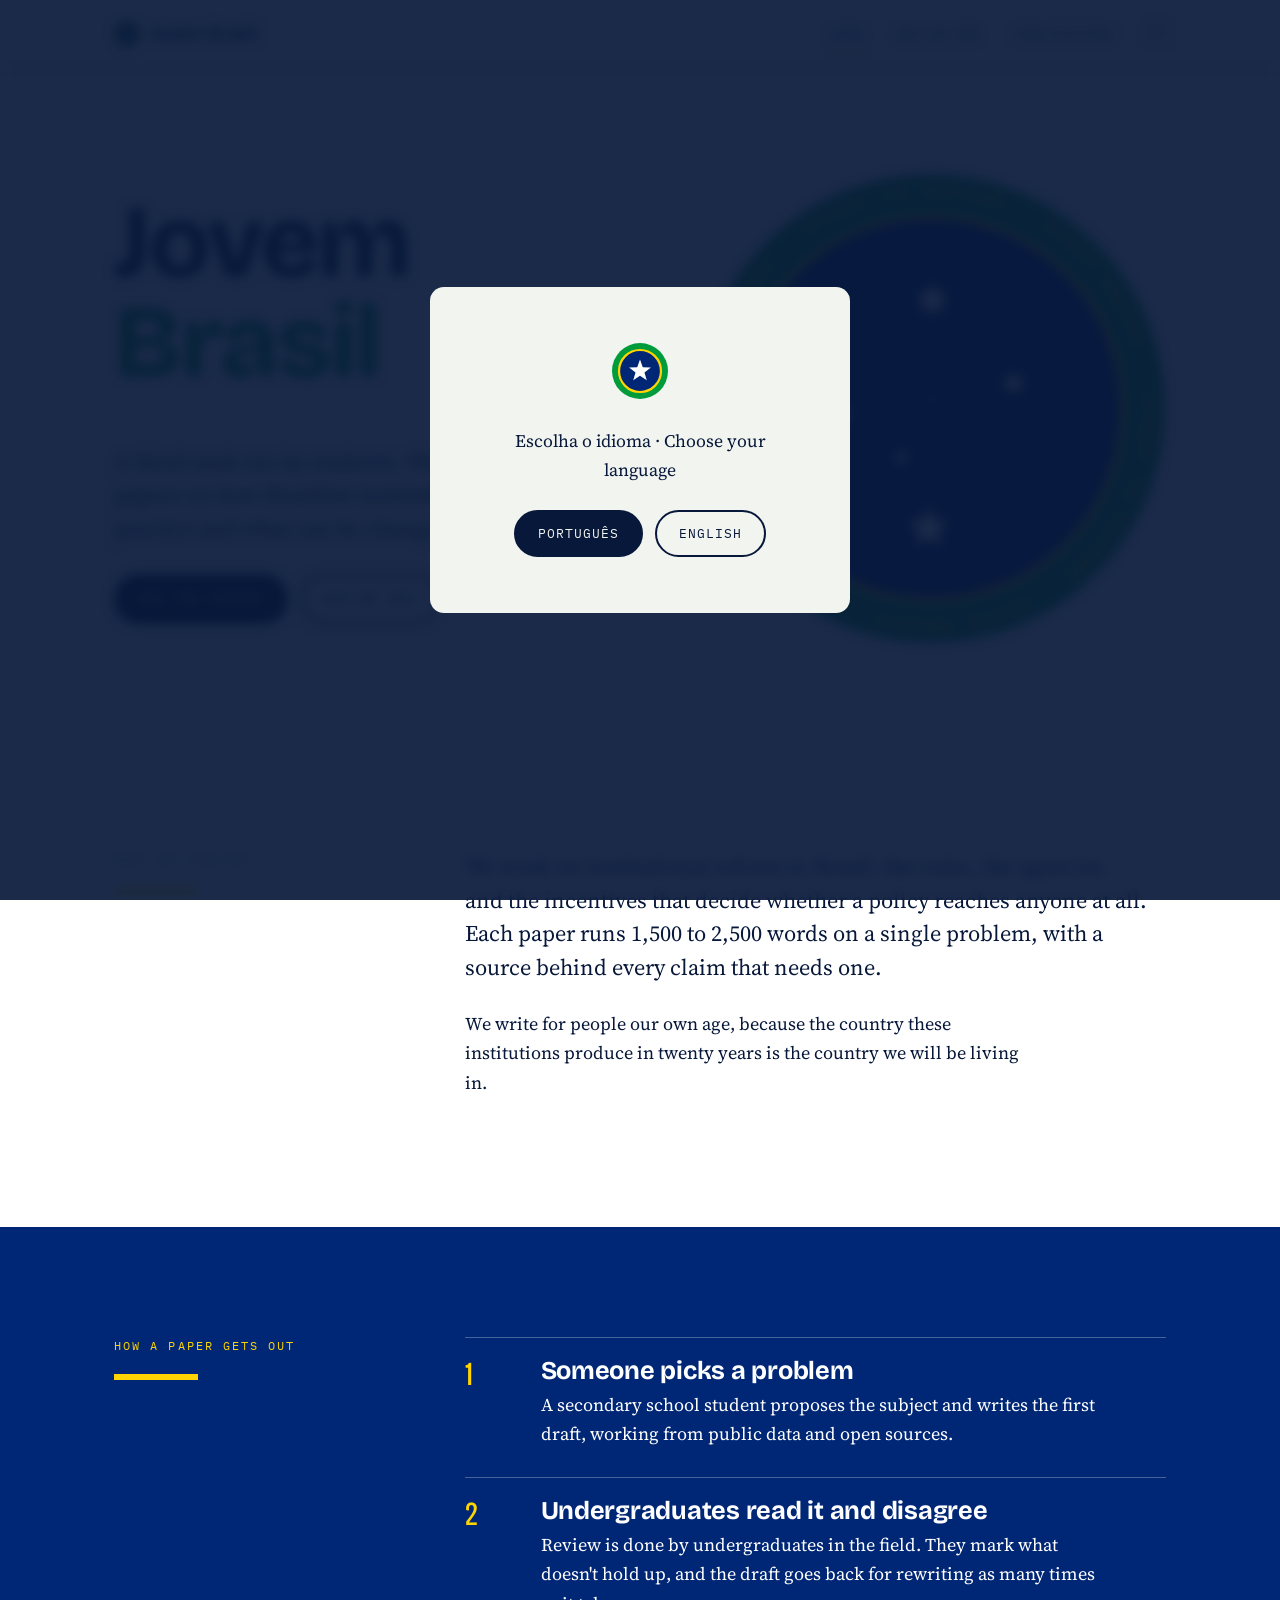
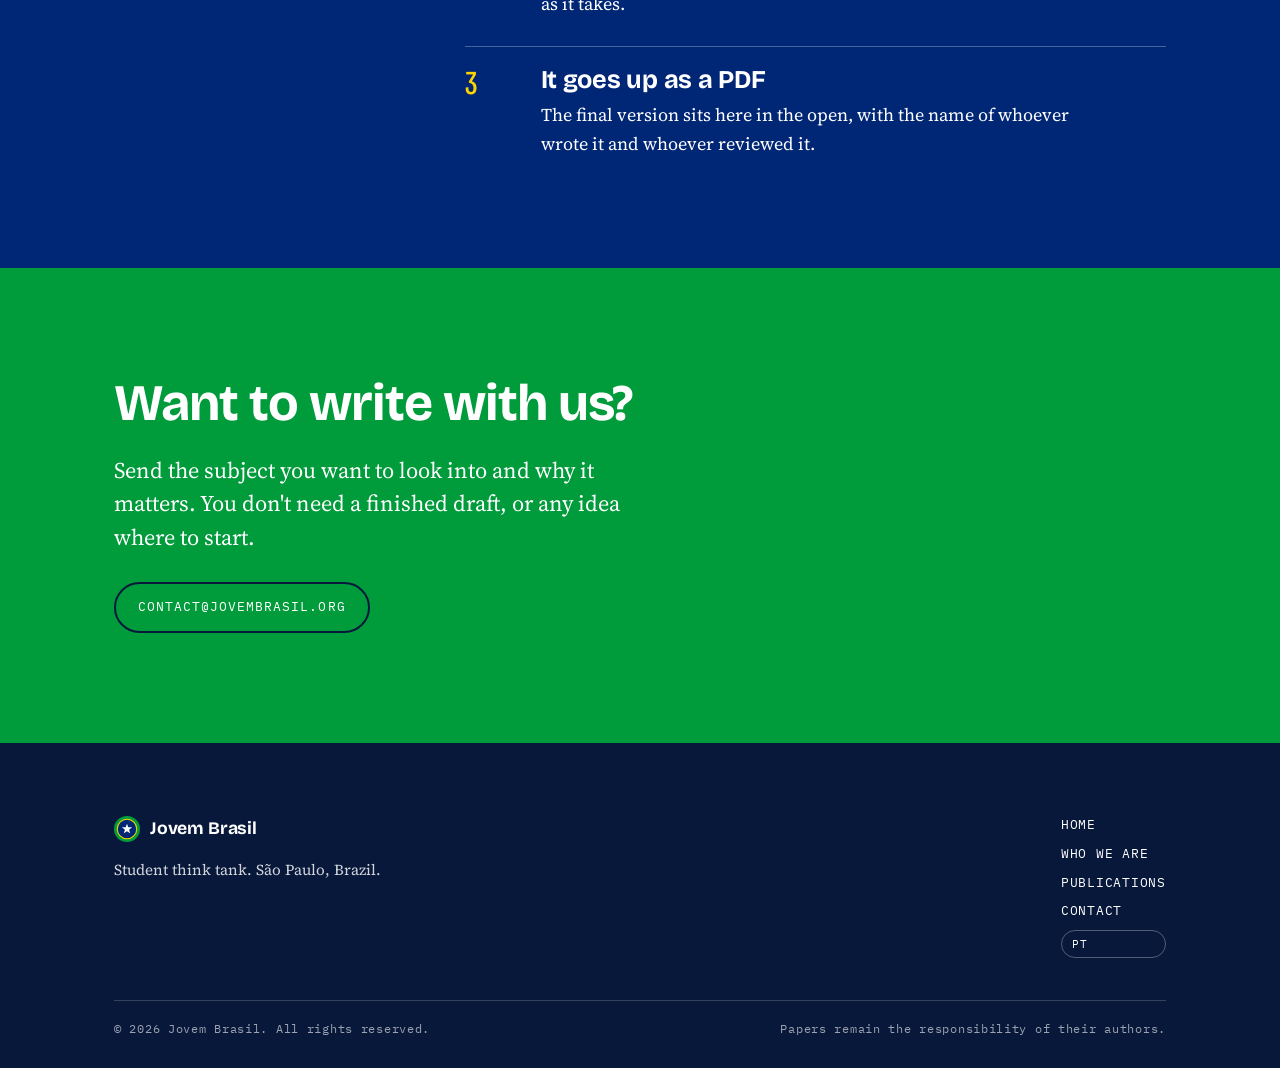
<file: index.html>
<!DOCTYPE html>
<html lang="en">
<head>
<meta charset="utf-8">
<meta name="viewport" content="width=device-width, initial-scale=1">
<title>Jovem Brasil</title>
  <link rel="icon" href="favicon.svg" type="image/svg+xml">
<link rel="apple-touch-icon" href="apple-touch-icon.png">
<meta name="description" content="A student think tank publishing short papers on Brazilian institutions, written by school students and reviewed by undergraduates.">
<link rel="preconnect" href="https://fonts.googleapis.com">
<link rel="preconnect" href="https://fonts.gstatic.com" crossorigin>
<link href="https://fonts.googleapis.com/css2?family=Bricolage+Grotesque:opsz,wdth,wght@12..96,75..100,400..800&family=IBM+Plex+Mono:wght@400;500&family=Source+Serif+4:ital,opsz,wght@0,8..60,300..700;1,8..60,400&display=swap" rel="stylesheet">
<link rel="stylesheet" href="assets/styles.css">
</head>
<body>

<header class="topbar">
  <div class="wrap">
    <a class="brand" href="index.html">
      <svg class="lozenge" viewBox="0 0 40 40" aria-hidden="true">
        <circle cx="20" cy="20" r="20" fill="#009c3b"/>
        <circle cx="20" cy="20" r="15" fill="#002776"/>
        <circle cx="20" cy="20" r="15" fill="none" stroke="#ffd400" stroke-width="1.6"/>
        <path d="M 0.0,-10.0 L 2.41,-3.32 L 9.51,-3.09 L 3.9,1.27 L 5.88,8.09 L 0.0,4.1 L -5.88,8.09 L -3.9,1.27 L -9.51,-3.09 L -2.41,-3.32 Z" fill="#ffffff" transform="translate(20,20) scale(0.82)"/>
      </svg>
      Jovem Brasil
    </a>
    <nav class="menu">
      <a href="index.html" aria-current="page">Home</a>
      <a href="who-we-are.html">Who we are</a>
      <a href="publications.html">Publications</a>
      <a href="pt/index.html" class="lang-switch">PT</a>
    </nav>
  </div>
</header>

<main>

<section class="hero">
  <div class="wrap">
    <div>
      <h1><span>Jovem</span><span class="b">Brasil</span></h1>
      <p class="lead pitch">A think tank run by students. We write short papers on how Brazilian institutions work in practice and what can be changed in them.</p>
      <div class="actions">
        <a class="button" href="publications.html">See the papers</a>
        <a class="button ghost" href="who-we-are.html">Who we are</a>
      </div>
    </div>

    <div class="sphere">
      <svg viewBox="0 0 520 520" role="img" aria-label="The Jovem Brasil seal: the Southern Cross inside a ring that turns as the page scrolls.">
        <defs>
          <path id="ring" d="M 260,260 m -234,0 a 234,234 0 1,1 468,0 a 234,234 0 1,1 -468,0"/>
        </defs>
        <circle cx="260" cy="260" r="258" fill="#009c3b"/>
        <circle cx="260" cy="260" r="212" fill="#002776"/>
        <circle cx="260" cy="260" r="212" fill="none" stroke="#ffd400" stroke-width="5"/>
        <circle cx="260" cy="260" r="192" fill="none" stroke="#ffffff" stroke-width="1" opacity="0.16"/>
        <g stroke="#ffffff" stroke-width="1.4" opacity="0.3">
          <line x1="262" y1="140" x2="258" y2="392"/>
          <line x1="156" y1="268" x2="352" y2="232"/>
        </g>
        <g fill="#ffffff">
          <path class="star" d="M 0.0,-10.0 L 2.41,-3.32 L 9.51,-3.09 L 3.9,1.27 L 5.88,8.09 L 0.0,4.1 L -5.88,8.09 L -3.9,1.27 L -9.51,-3.09 L -2.41,-3.32 Z" transform="translate(262,140) scale(2.1)"/>
          <path class="star" d="M 0.0,-10.0 L 2.41,-3.32 L 9.51,-3.09 L 3.9,1.27 L 5.88,8.09 L 0.0,4.1 L -5.88,8.09 L -3.9,1.27 L -9.51,-3.09 L -2.41,-3.32 Z" transform="translate(352,232) scale(1.5)"/>
          <path class="star" d="M 0.0,-10.0 L 2.41,-3.32 L 9.51,-3.09 L 3.9,1.27 L 5.88,8.09 L 0.0,4.1 L -5.88,8.09 L -3.9,1.27 L -9.51,-3.09 L -2.41,-3.32 Z" transform="translate(156,268) scale(1.8)"/>
          <path class="star" d="M 0.0,-10.0 L 2.41,-3.32 L 9.51,-3.09 L 3.9,1.27 L 5.88,8.09 L 0.0,4.1 L -5.88,8.09 L -3.9,1.27 L -9.51,-3.09 L -2.41,-3.32 Z" transform="translate(228,314) scale(1)"/>
          <path class="star" d="M 0.0,-10.0 L 2.41,-3.32 L 9.51,-3.09 L 3.9,1.27 L 5.88,8.09 L 0.0,4.1 L -5.88,8.09 L -3.9,1.27 L -9.51,-3.09 L -2.41,-3.32 Z" transform="translate(258,392) scale(2.5)"/>
        </g>
        <g id="ribbon">
          <text font-family="IBM Plex Mono, monospace" font-size="19" font-weight="500" fill="#ffd400">
            <textPath href="#ring" startOffset="0" textLength="1465" lengthAdjust="spacing">JOVEM BRASIL · STUDY TO REFORM · JOVEM BRASIL · STUDY TO REFORM · JOVEM BRASIL · STUDY TO REFORM · </textPath>
          </text>
        </g>
      </svg>
    </div>
  </div>
</section>

<section class="band white">
  <div class="wrap split">
    <div class="reveal">
      <span class="eyebrow">What we publish</span>
      <hr class="rule">
    </div>
    <div class="reveal" style="--d:.1s">
      <p class="lead">We work on institutional reform in Brazil: the rules, the agencies and the incentives that decide whether a policy reaches anyone at all. Each paper runs 1,500 to 2,500 words on a single problem, with a source behind every claim that needs one.</p>
      <p>We write for people our own age, because the country these institutions produce in twenty years is the country we will be living in.</p>
      </div>
  </div>
</section>

<section class="band blue">
  <div class="wrap split">
    <div class="reveal">
      <span class="eyebrow">How a paper gets out</span>
      <hr class="rule">
    </div>
    <ol class="steps reveal" style="--d:.1s">
      <li class="step">
        <span class="n">1</span>
        <div>
          <h3>Someone picks a problem</h3>
          <p>A secondary school student proposes the subject and writes the first draft, working from public data and open sources.</p>
        </div>
      </li>
      <li class="step">
        <span class="n">2</span>
        <div>
          <h3>Undergraduates read it and disagree</h3>
          <p>Review is done by undergraduates in the field. They mark what doesn't hold up, and the draft goes back for rewriting as many times as it takes.</p>
        </div>
      </li>
      <li class="step">
        <span class="n">3</span>
        <div>
          <h3>It goes up as a PDF</h3>
          <p>The final version sits here in the open, with the name of whoever wrote it and whoever reviewed it.</p>
        </div>
      </li>
    </ol>
  </div>
</section>

<section class="band green">
  <div class="wrap">
    <div class="reveal" style="max-width:60ch">
      <h2>Want to write with us?</h2>
      <p class="lead">Send the subject you want to look into and why it matters. You don't need a finished draft, or any idea where to start.</p>
      <div class="actions">
        <a class="button ghost" href="mailto:contact@jovembrasil.org">contact@jovembrasil.org</a>
      </div>
    </div>
  </div>
</section>

</main>

<footer class="site-footer">
  <div class="wrap">
    <div class="footer-grid">
      <div style="max-width:34ch">
        <a class="brand" href="index.html" style="color:#fff">
          <svg class="lozenge" viewBox="0 0 40 40" aria-hidden="true">
        <circle cx="20" cy="20" r="20" fill="#009c3b"/>
        <circle cx="20" cy="20" r="15" fill="#002776"/>
        <circle cx="20" cy="20" r="15" fill="none" stroke="#ffd400" stroke-width="1.6"/>
        <path d="M 0.0,-10.0 L 2.41,-3.32 L 9.51,-3.09 L 3.9,1.27 L 5.88,8.09 L 0.0,4.1 L -5.88,8.09 L -3.9,1.27 L -9.51,-3.09 L -2.41,-3.32 Z" fill="#ffffff" transform="translate(20,20) scale(0.82)"/>
      </svg>
          Jovem Brasil
        </a>
        <p style="margin-top:14px">Student think tank. São Paulo, Brazil.</p>
      </div>
      <nav>
        <a href="index.html">Home</a>
        <a href="who-we-are.html">Who we are</a>
        <a href="publications.html">Publications</a>
        <a href="mailto:contact@jovembrasil.org">Contact</a>
        <a href="pt/index.html" class="lang-switch">PT</a>
      </nav>
    </div>
    <div class="rights">
      <span>© 2026 Jovem Brasil. All rights reserved.</span>
      <span>Papers remain the responsibility of their authors.</span>
    </div>
  </div>
</footer>

<script src="assets/lang-gate.js"></script>
<script src="assets/site.js"></script>
</body>
</html>
</file>
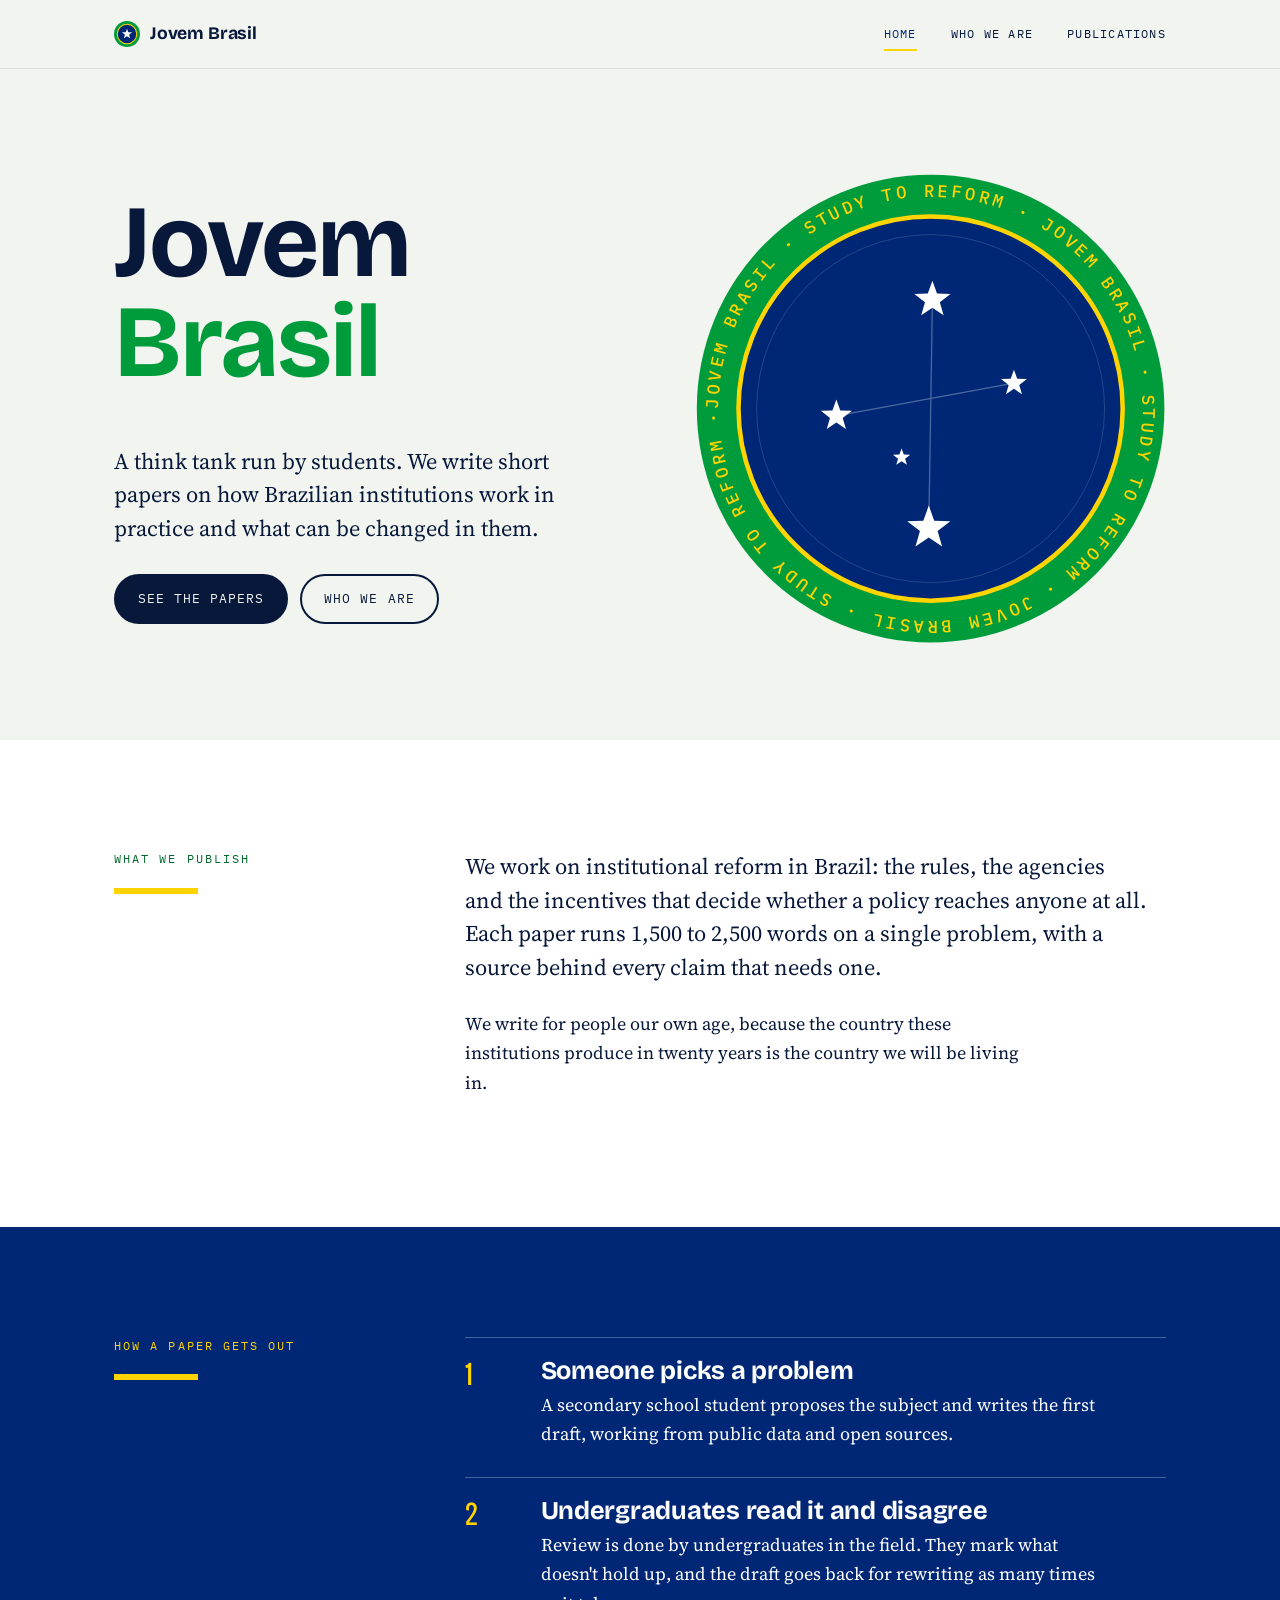
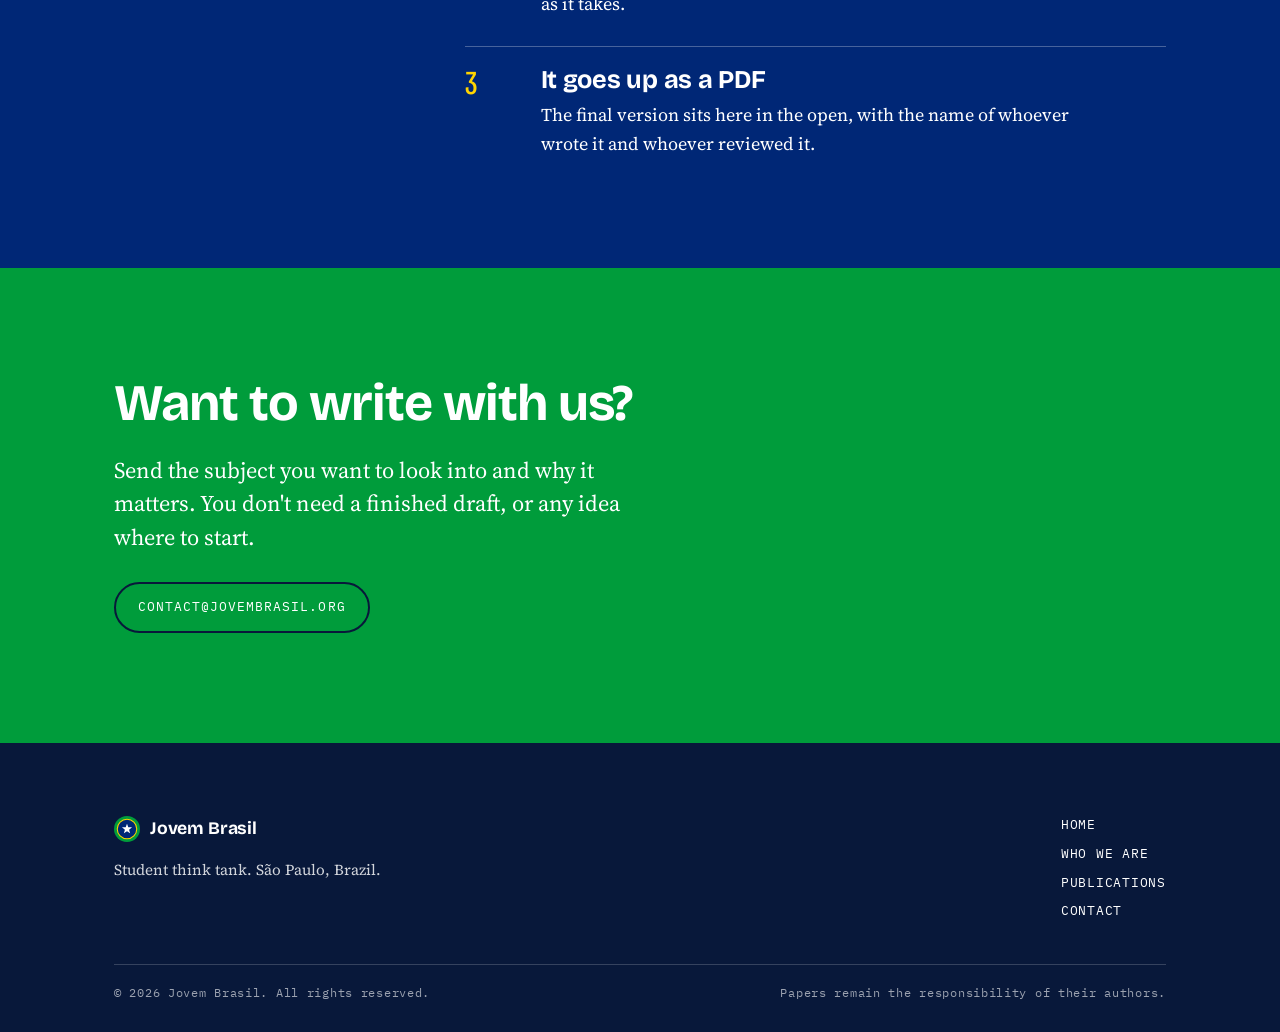
<file: jovem-brasil/index.html>
<!DOCTYPE html>
<html lang="en">
<head>
<meta charset="utf-8">
<meta name="viewport" content="width=device-width, initial-scale=1">
<title>Jovem Brasil</title>
<meta name="description" content="A student think tank publishing short papers on Brazilian institutions, written by school students and reviewed by undergraduates.">
<link rel="preconnect" href="https://fonts.googleapis.com">
<link rel="preconnect" href="https://fonts.gstatic.com" crossorigin>
<link href="https://fonts.googleapis.com/css2?family=Bricolage+Grotesque:opsz,wdth,wght@12..96,75..100,400..800&family=IBM+Plex+Mono:wght@400;500&family=Source+Serif+4:ital,opsz,wght@0,8..60,300..700;1,8..60,400&display=swap" rel="stylesheet">
<link rel="stylesheet" href="assets/styles.css">
</head>
<body>

<header class="topbar">
  <div class="wrap">
    <a class="brand" href="index.html">
      <svg class="lozenge" viewBox="0 0 40 40" aria-hidden="true">
        <circle cx="20" cy="20" r="20" fill="#009c3b"/>
        <circle cx="20" cy="20" r="15" fill="#002776"/>
        <circle cx="20" cy="20" r="15" fill="none" stroke="#ffd400" stroke-width="1.6"/>
        <path d="M 0.0,-10.0 L 2.41,-3.32 L 9.51,-3.09 L 3.9,1.27 L 5.88,8.09 L 0.0,4.1 L -5.88,8.09 L -3.9,1.27 L -9.51,-3.09 L -2.41,-3.32 Z" fill="#ffffff" transform="translate(20,20) scale(0.82)"/>
      </svg>
      Jovem Brasil
    </a>
    <nav class="menu">
      <a href="index.html" aria-current="page">Home</a>
      <a href="who-we-are.html">Who we are</a>
      <a href="publications.html">Publications</a>
    </nav>
  </div>
</header>

<main>

<section class="hero">
  <div class="wrap">
    <div>
      <h1><span>Jovem</span><span class="b">Brasil</span></h1>
      <p class="lead pitch">A think tank run by students. We write short papers on how Brazilian institutions work in practice and what can be changed in them.</p>
      <div class="actions">
        <a class="button" href="publications.html">See the papers</a>
        <a class="button ghost" href="who-we-are.html">Who we are</a>
      </div>
    </div>

    <div class="sphere">
      <svg viewBox="0 0 520 520" role="img" aria-label="The Jovem Brasil seal: the Southern Cross inside a ring that turns as the page scrolls.">
        <defs>
          <path id="ring" d="M 260,260 m -234,0 a 234,234 0 1,1 468,0 a 234,234 0 1,1 -468,0"/>
        </defs>
        <circle cx="260" cy="260" r="258" fill="#009c3b"/>
        <circle cx="260" cy="260" r="212" fill="#002776"/>
        <circle cx="260" cy="260" r="212" fill="none" stroke="#ffd400" stroke-width="5"/>
        <circle cx="260" cy="260" r="192" fill="none" stroke="#ffffff" stroke-width="1" opacity="0.16"/>
        <g stroke="#ffffff" stroke-width="1.4" opacity="0.3">
          <line x1="262" y1="140" x2="258" y2="392"/>
          <line x1="156" y1="268" x2="352" y2="232"/>
        </g>
        <g fill="#ffffff">
          <path class="star" d="M 0.0,-10.0 L 2.41,-3.32 L 9.51,-3.09 L 3.9,1.27 L 5.88,8.09 L 0.0,4.1 L -5.88,8.09 L -3.9,1.27 L -9.51,-3.09 L -2.41,-3.32 Z" transform="translate(262,140) scale(2.1)"/>
          <path class="star" d="M 0.0,-10.0 L 2.41,-3.32 L 9.51,-3.09 L 3.9,1.27 L 5.88,8.09 L 0.0,4.1 L -5.88,8.09 L -3.9,1.27 L -9.51,-3.09 L -2.41,-3.32 Z" transform="translate(352,232) scale(1.5)"/>
          <path class="star" d="M 0.0,-10.0 L 2.41,-3.32 L 9.51,-3.09 L 3.9,1.27 L 5.88,8.09 L 0.0,4.1 L -5.88,8.09 L -3.9,1.27 L -9.51,-3.09 L -2.41,-3.32 Z" transform="translate(156,268) scale(1.8)"/>
          <path class="star" d="M 0.0,-10.0 L 2.41,-3.32 L 9.51,-3.09 L 3.9,1.27 L 5.88,8.09 L 0.0,4.1 L -5.88,8.09 L -3.9,1.27 L -9.51,-3.09 L -2.41,-3.32 Z" transform="translate(228,314) scale(1)"/>
          <path class="star" d="M 0.0,-10.0 L 2.41,-3.32 L 9.51,-3.09 L 3.9,1.27 L 5.88,8.09 L 0.0,4.1 L -5.88,8.09 L -3.9,1.27 L -9.51,-3.09 L -2.41,-3.32 Z" transform="translate(258,392) scale(2.5)"/>
        </g>
        <g id="ribbon">
          <text font-family="IBM Plex Mono, monospace" font-size="19" font-weight="500" fill="#ffd400">
            <textPath href="#ring" startOffset="0" textLength="1465" lengthAdjust="spacing">JOVEM BRASIL · STUDY TO REFORM · JOVEM BRASIL · STUDY TO REFORM · JOVEM BRASIL · STUDY TO REFORM · </textPath>
          </text>
        </g>
      </svg>
    </div>
  </div>
</section>

<section class="band white">
  <div class="wrap split">
    <div class="reveal">
      <span class="eyebrow">What we publish</span>
      <hr class="rule">
    </div>
    <div class="reveal" style="--d:.1s">
      <p class="lead">We work on institutional reform in Brazil: the rules, the agencies and the incentives that decide whether a policy reaches anyone at all. Each paper runs 1,500 to 2,500 words on a single problem, with a source behind every claim that needs one.</p>
      <p>We write for people our own age, because the country these institutions produce in twenty years is the country we will be living in.</p>
      </div>
  </div>
</section>

<section class="band blue">
  <div class="wrap split">
    <div class="reveal">
      <span class="eyebrow">How a paper gets out</span>
      <hr class="rule">
    </div>
    <ol class="steps reveal" style="--d:.1s">
      <li class="step">
        <span class="n">1</span>
        <div>
          <h3>Someone picks a problem</h3>
          <p>A secondary school student proposes the subject and writes the first draft, working from public data and open sources.</p>
        </div>
      </li>
      <li class="step">
        <span class="n">2</span>
        <div>
          <h3>Undergraduates read it and disagree</h3>
          <p>Review is done by undergraduates in the field. They mark what doesn't hold up, and the draft goes back for rewriting as many times as it takes.</p>
        </div>
      </li>
      <li class="step">
        <span class="n">3</span>
        <div>
          <h3>It goes up as a PDF</h3>
          <p>The final version sits here in the open, with the name of whoever wrote it and whoever reviewed it.</p>
        </div>
      </li>
    </ol>
  </div>
</section>

<section class="band green">
  <div class="wrap">
    <div class="reveal" style="max-width:60ch">
      <h2>Want to write with us?</h2>
      <p class="lead">Send the subject you want to look into and why it matters. You don't need a finished draft, or any idea where to start.</p>
      <div class="actions">
        <a class="button ghost" href="mailto:contact@jovembrasil.org">contact@jovembrasil.org</a>
      </div>
    </div>
  </div>
</section>

</main>

<footer class="site-footer">
  <div class="wrap">
    <div class="footer-grid">
      <div style="max-width:34ch">
        <a class="brand" href="index.html" style="color:#fff">
          <svg class="lozenge" viewBox="0 0 40 40" aria-hidden="true">
        <circle cx="20" cy="20" r="20" fill="#009c3b"/>
        <circle cx="20" cy="20" r="15" fill="#002776"/>
        <circle cx="20" cy="20" r="15" fill="none" stroke="#ffd400" stroke-width="1.6"/>
        <path d="M 0.0,-10.0 L 2.41,-3.32 L 9.51,-3.09 L 3.9,1.27 L 5.88,8.09 L 0.0,4.1 L -5.88,8.09 L -3.9,1.27 L -9.51,-3.09 L -2.41,-3.32 Z" fill="#ffffff" transform="translate(20,20) scale(0.82)"/>
      </svg>
          Jovem Brasil
        </a>
        <p style="margin-top:14px">Student think tank. São Paulo, Brazil.</p>
      </div>
      <nav>
        <a href="index.html">Home</a>
        <a href="who-we-are.html">Who we are</a>
        <a href="publications.html">Publications</a>
        <a href="mailto:contact@jovembrasil.org">Contact</a>
      </nav>
    </div>
    <div class="rights">
      <span>© 2026 Jovem Brasil. All rights reserved.</span>
      <span>Papers remain the responsibility of their authors.</span>
    </div>
  </div>
</footer>

<script src="assets/site.js"></script>
</body>
</html>
</file>
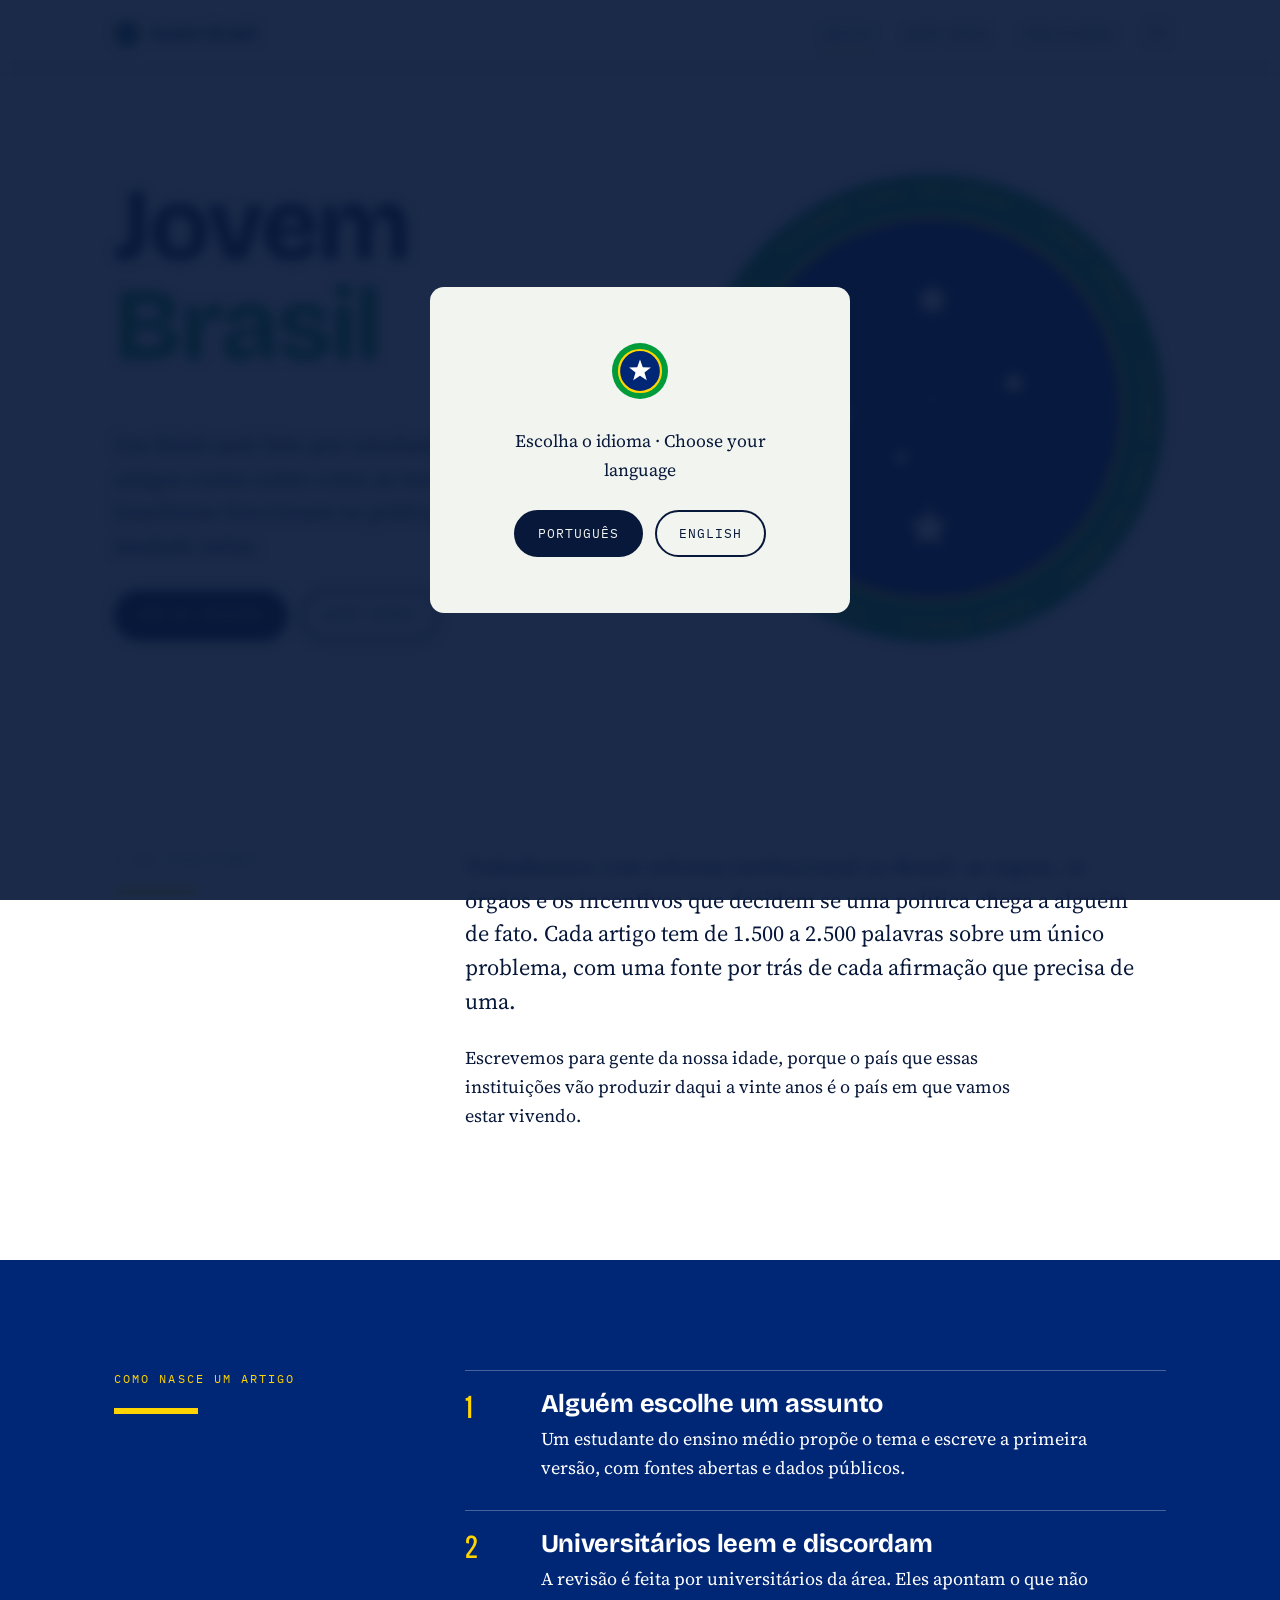
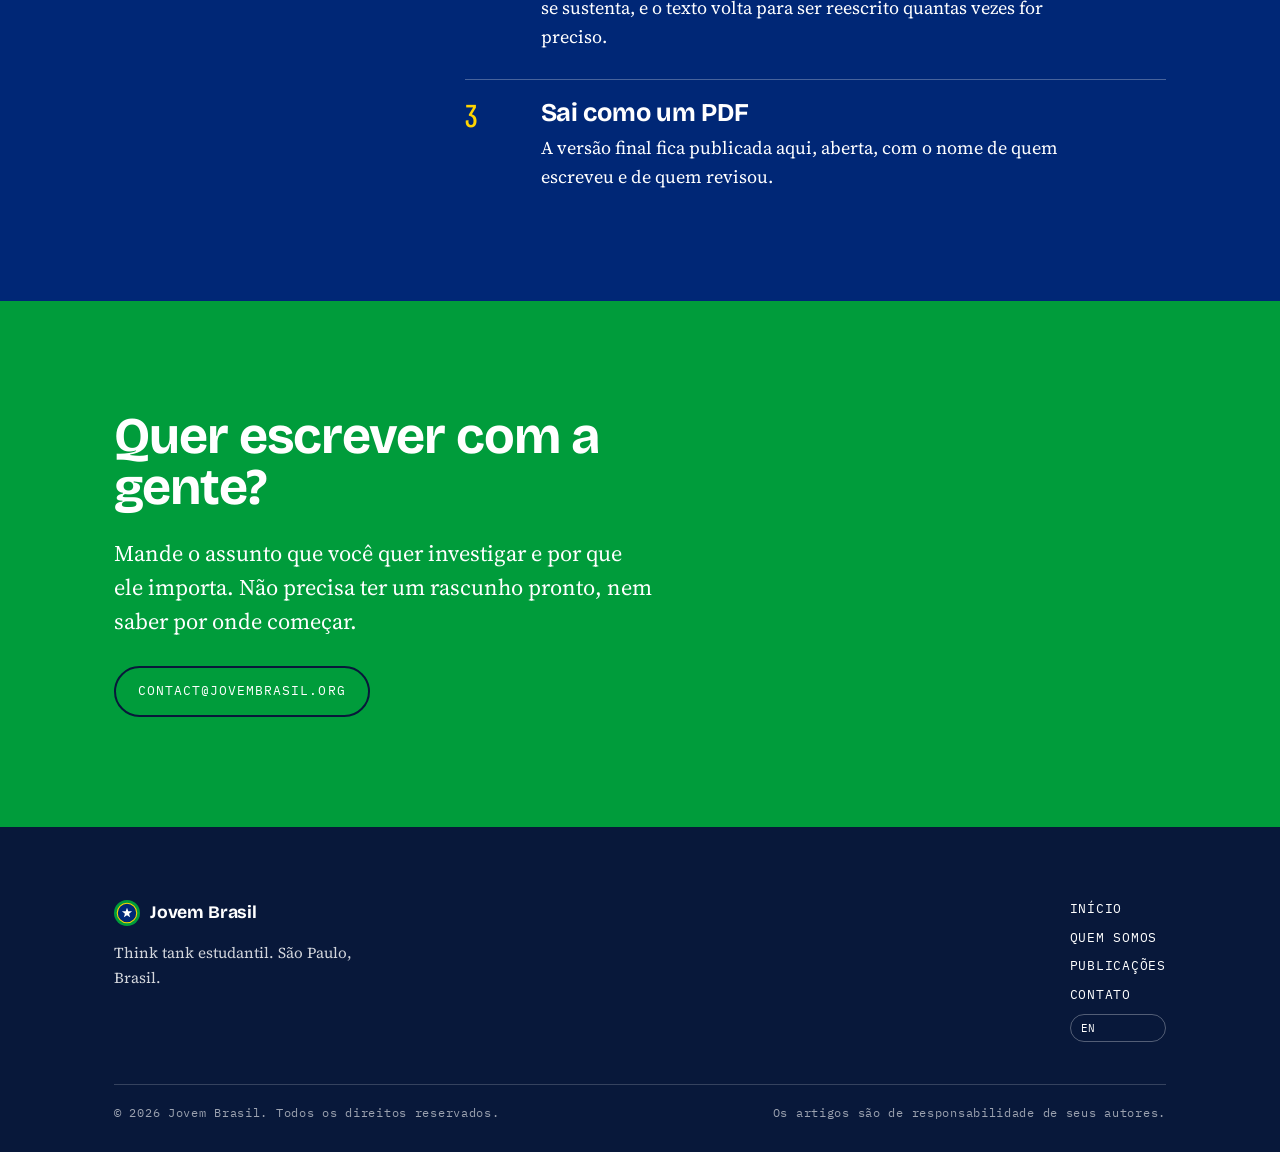
<file: pt/index.html>
<!DOCTYPE html>
<html lang="pt-BR">
<head>
<meta charset="utf-8">
<meta name="viewport" content="width=device-width, initial-scale=1">
<title>Jovem Brasil</title>
  <link rel="icon" href="../favicon.svg" type="image/svg+xml">
<link rel="apple-touch-icon" href="../apple-touch-icon.png">
<meta name="description" content="Um think tank estudantil que publica artigos curtos sobre as instituições brasileiras, escritos por estudantes do ensino médio e revisados por universitários.">
<link rel="preconnect" href="https://fonts.googleapis.com">
<link rel="preconnect" href="https://fonts.gstatic.com" crossorigin>
<link href="https://fonts.googleapis.com/css2?family=Bricolage+Grotesque:opsz,wdth,wght@12..96,75..100,400..800&family=IBM+Plex+Mono:wght@400;500&family=Source+Serif+4:ital,opsz,wght@0,8..60,300..700;1,8..60,400&display=swap" rel="stylesheet">
<link rel="stylesheet" href="../assets/styles.css">
</head>
<body>

<header class="topbar">
  <div class="wrap">
    <a class="brand" href="index.html">
      <svg class="lozenge" viewBox="0 0 40 40" aria-hidden="true">
        <circle cx="20" cy="20" r="20" fill="#009c3b"/>
        <circle cx="20" cy="20" r="15" fill="#002776"/>
        <circle cx="20" cy="20" r="15" fill="none" stroke="#ffd400" stroke-width="1.6"/>
        <path d="M 0.0,-10.0 L 2.41,-3.32 L 9.51,-3.09 L 3.9,1.27 L 5.88,8.09 L 0.0,4.1 L -5.88,8.09 L -3.9,1.27 L -9.51,-3.09 L -2.41,-3.32 Z" fill="#ffffff" transform="translate(20,20) scale(0.82)"/>
      </svg>
      Jovem Brasil
    </a>
    <nav class="menu">
      <a href="index.html" aria-current="page">Início</a>
      <a href="who-we-are.html">Quem somos</a>
      <a href="publications.html">Publicações</a>
      <a href="../index.html" class="lang-switch">EN</a>
    </nav>
  </div>
</header>

<main>

<section class="hero">
  <div class="wrap">
    <div>
      <h1><span>Jovem</span><span class="b">Brasil</span></h1>
      <p class="lead pitch">Um think tank feito por estudantes. Escrevemos artigos curtos sobre como as instituições brasileiras funcionam na prática e o que pode ser mudado nelas.</p>
      <div class="actions">
        <a class="button" href="publications.html">Ver os artigos</a>
        <a class="button ghost" href="who-we-are.html">Quem somos</a>
      </div>
    </div>

    <div class="sphere">
      <svg viewBox="0 0 520 520" role="img" aria-label="O selo da Jovem Brasil: o Cruzeiro do Sul dentro de um anel que gira conforme a página rola.">
        <defs>
          <path id="ring" d="M 260,260 m -234,0 a 234,234 0 1,1 468,0 a 234,234 0 1,1 -468,0"/>
        </defs>
        <circle cx="260" cy="260" r="258" fill="#009c3b"/>
        <circle cx="260" cy="260" r="212" fill="#002776"/>
        <circle cx="260" cy="260" r="212" fill="none" stroke="#ffd400" stroke-width="5"/>
        <circle cx="260" cy="260" r="192" fill="none" stroke="#ffffff" stroke-width="1" opacity="0.16"/>
        <g stroke="#ffffff" stroke-width="1.4" opacity="0.3">
          <line x1="262" y1="140" x2="258" y2="392"/>
          <line x1="156" y1="268" x2="352" y2="232"/>
        </g>
        <g fill="#ffffff">
          <path class="star" d="M 0.0,-10.0 L 2.41,-3.32 L 9.51,-3.09 L 3.9,1.27 L 5.88,8.09 L 0.0,4.1 L -5.88,8.09 L -3.9,1.27 L -9.51,-3.09 L -2.41,-3.32 Z" transform="translate(262,140) scale(2.1)"/>
          <path class="star" d="M 0.0,-10.0 L 2.41,-3.32 L 9.51,-3.09 L 3.9,1.27 L 5.88,8.09 L 0.0,4.1 L -5.88,8.09 L -3.9,1.27 L -9.51,-3.09 L -2.41,-3.32 Z" transform="translate(352,232) scale(1.5)"/>
          <path class="star" d="M 0.0,-10.0 L 2.41,-3.32 L 9.51,-3.09 L 3.9,1.27 L 5.88,8.09 L 0.0,4.1 L -5.88,8.09 L -3.9,1.27 L -9.51,-3.09 L -2.41,-3.32 Z" transform="translate(156,268) scale(1.8)"/>
          <path class="star" d="M 0.0,-10.0 L 2.41,-3.32 L 9.51,-3.09 L 3.9,1.27 L 5.88,8.09 L 0.0,4.1 L -5.88,8.09 L -3.9,1.27 L -9.51,-3.09 L -2.41,-3.32 Z" transform="translate(228,314) scale(1)"/>
          <path class="star" d="M 0.0,-10.0 L 2.41,-3.32 L 9.51,-3.09 L 3.9,1.27 L 5.88,8.09 L 0.0,4.1 L -5.88,8.09 L -3.9,1.27 L -9.51,-3.09 L -2.41,-3.32 Z" transform="translate(258,392) scale(2.5)"/>
        </g>
        <g id="ribbon">
          <text font-family="IBM Plex Mono, monospace" font-size="19" font-weight="500" fill="#ffd400">
            <textPath href="#ring" startOffset="0" textLength="1465" lengthAdjust="spacing">JOVEM BRASIL · ESTUDAR PARA REFORMAR · JOVEM BRASIL · ESTUDAR PARA REFORMAR · JOVEM BRASIL · ESTUDAR PARA REFORMAR · </textPath>
          </text>
        </g>
      </svg>
    </div>
  </div>
</section>

<section class="band white">
  <div class="wrap split">
    <div class="reveal">
      <span class="eyebrow">O que publicamos</span>
      <hr class="rule">
    </div>
    <div class="reveal" style="--d:.1s">
      <p class="lead">Trabalhamos com reforma institucional no Brasil: as regras, os órgãos e os incentivos que decidem se uma política chega a alguém de fato. Cada artigo tem de 1.500 a 2.500 palavras sobre um único problema, com uma fonte por trás de cada afirmação que precisa de uma.</p>
      <p>Escrevemos para gente da nossa idade, porque o país que essas instituições vão produzir daqui a vinte anos é o país em que vamos estar vivendo.</p>
      </div>
  </div>
</section>

<section class="band blue">
  <div class="wrap split">
    <div class="reveal">
      <span class="eyebrow">Como nasce um artigo</span>
      <hr class="rule">
    </div>
    <ol class="steps reveal" style="--d:.1s">
      <li class="step">
        <span class="n">1</span>
        <div>
          <h3>Alguém escolhe um assunto</h3>
          <p>Um estudante do ensino médio propõe o tema e escreve a primeira versão, com fontes abertas e dados públicos.</p>
        </div>
      </li>
      <li class="step">
        <span class="n">2</span>
        <div>
          <h3>Universitários leem e discordam</h3>
          <p>A revisão é feita por universitários da área. Eles apontam o que não se sustenta, e o texto volta para ser reescrito quantas vezes for preciso.</p>
        </div>
      </li>
      <li class="step">
        <span class="n">3</span>
        <div>
          <h3>Sai como um PDF</h3>
          <p>A versão final fica publicada aqui, aberta, com o nome de quem escreveu e de quem revisou.</p>
        </div>
      </li>
    </ol>
  </div>
</section>

<section class="band green">
  <div class="wrap">
    <div class="reveal" style="max-width:60ch">
      <h2>Quer escrever com a gente?</h2>
      <p class="lead">Mande o assunto que você quer investigar e por que ele importa. Não precisa ter um rascunho pronto, nem saber por onde começar.</p>
      <div class="actions">
        <a class="button ghost" href="mailto:contact@jovembrasil.org">contact@jovembrasil.org</a>
      </div>
    </div>
  </div>
</section>

</main>

<footer class="site-footer">
  <div class="wrap">
    <div class="footer-grid">
      <div style="max-width:34ch">
        <a class="brand" href="index.html" style="color:#fff">
          <svg class="lozenge" viewBox="0 0 40 40" aria-hidden="true">
        <circle cx="20" cy="20" r="20" fill="#009c3b"/>
        <circle cx="20" cy="20" r="15" fill="#002776"/>
        <circle cx="20" cy="20" r="15" fill="none" stroke="#ffd400" stroke-width="1.6"/>
        <path d="M 0.0,-10.0 L 2.41,-3.32 L 9.51,-3.09 L 3.9,1.27 L 5.88,8.09 L 0.0,4.1 L -5.88,8.09 L -3.9,1.27 L -9.51,-3.09 L -2.41,-3.32 Z" fill="#ffffff" transform="translate(20,20) scale(0.82)"/>
      </svg>
          Jovem Brasil
        </a>
        <p style="margin-top:14px">Think tank estudantil. São Paulo, Brasil.</p>
      </div>
      <nav>
        <a href="index.html">Início</a>
        <a href="who-we-are.html">Quem somos</a>
        <a href="publications.html">Publicações</a>
        <a href="mailto:contact@jovembrasil.org">Contato</a>
        <a href="../index.html" class="lang-switch">EN</a>
      </nav>
    </div>
    <div class="rights">
      <span>© 2026 Jovem Brasil. Todos os direitos reservados.</span>
      <span>Os artigos são de responsabilidade de seus autores.</span>
    </div>
  </div>
</footer>

<script src="../assets/lang-gate.js"></script>
<script src="../assets/site.js"></script>
</body>
</html>
</file>
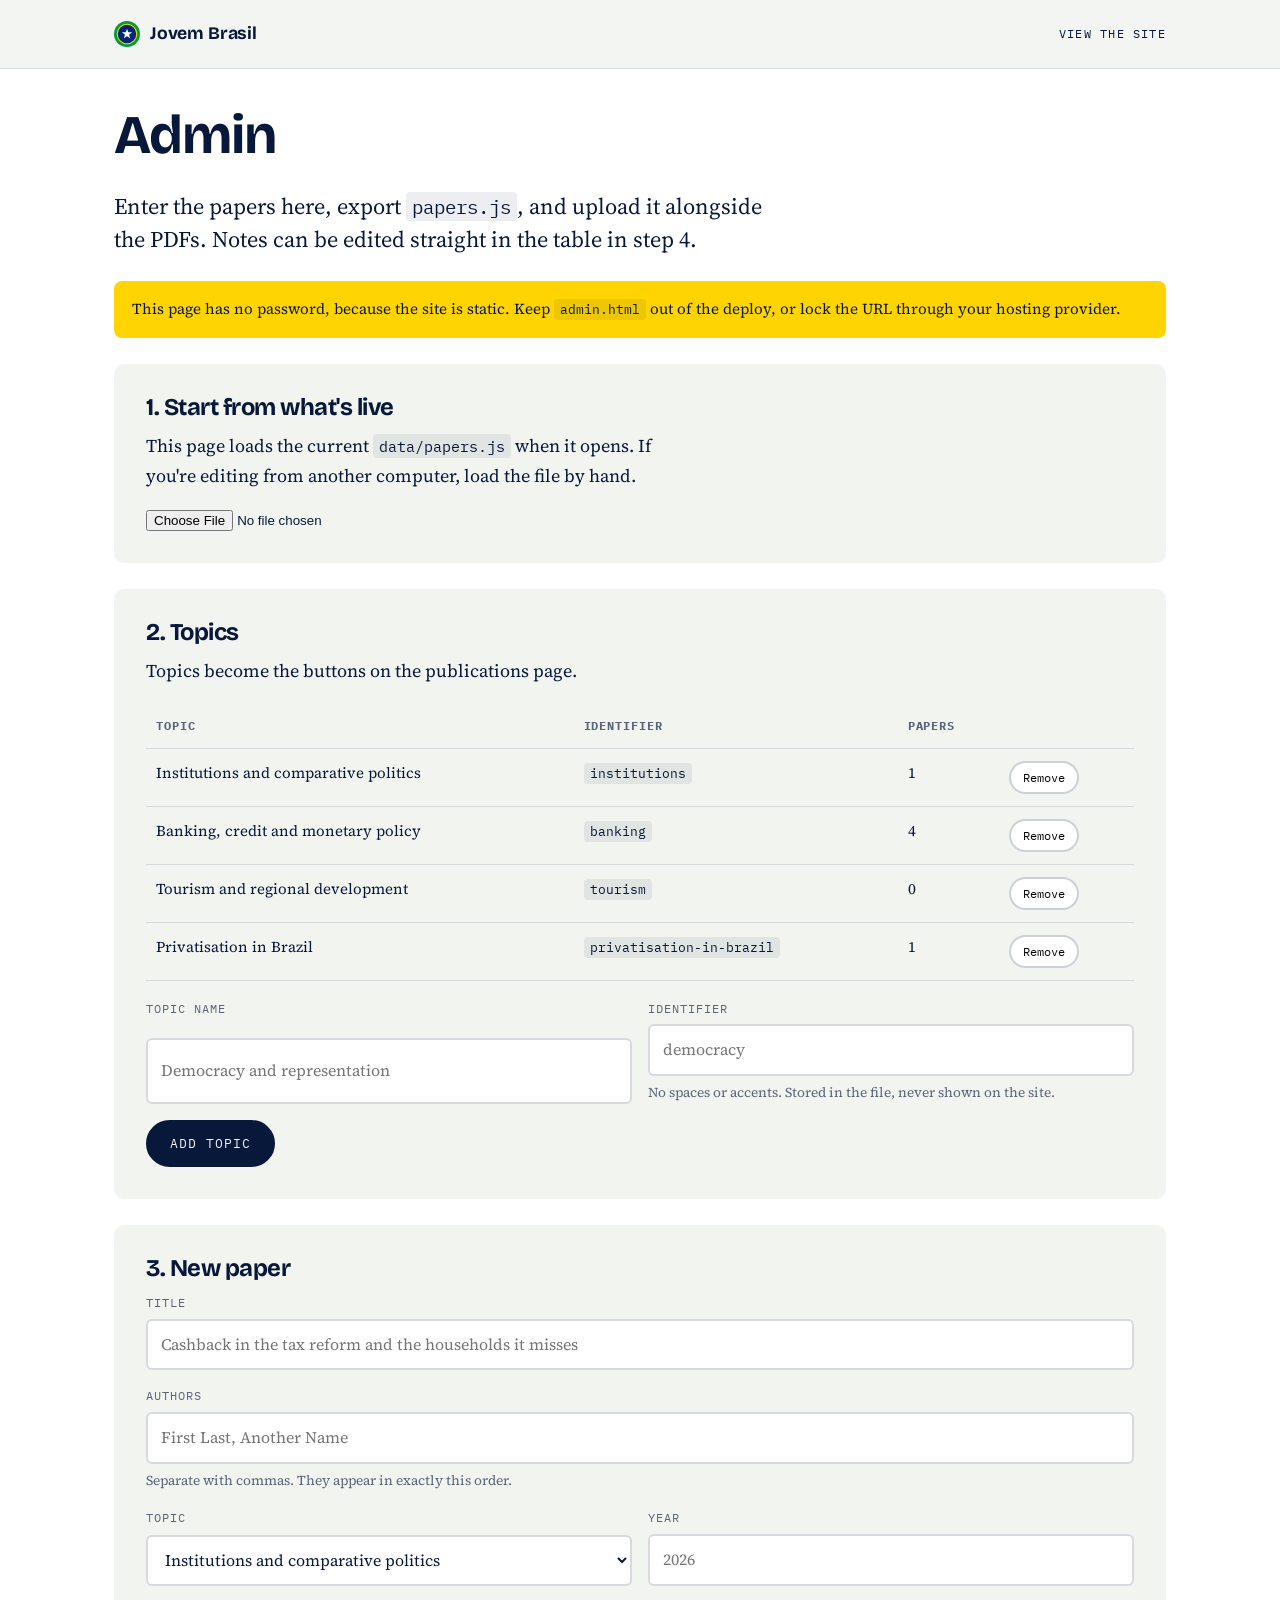
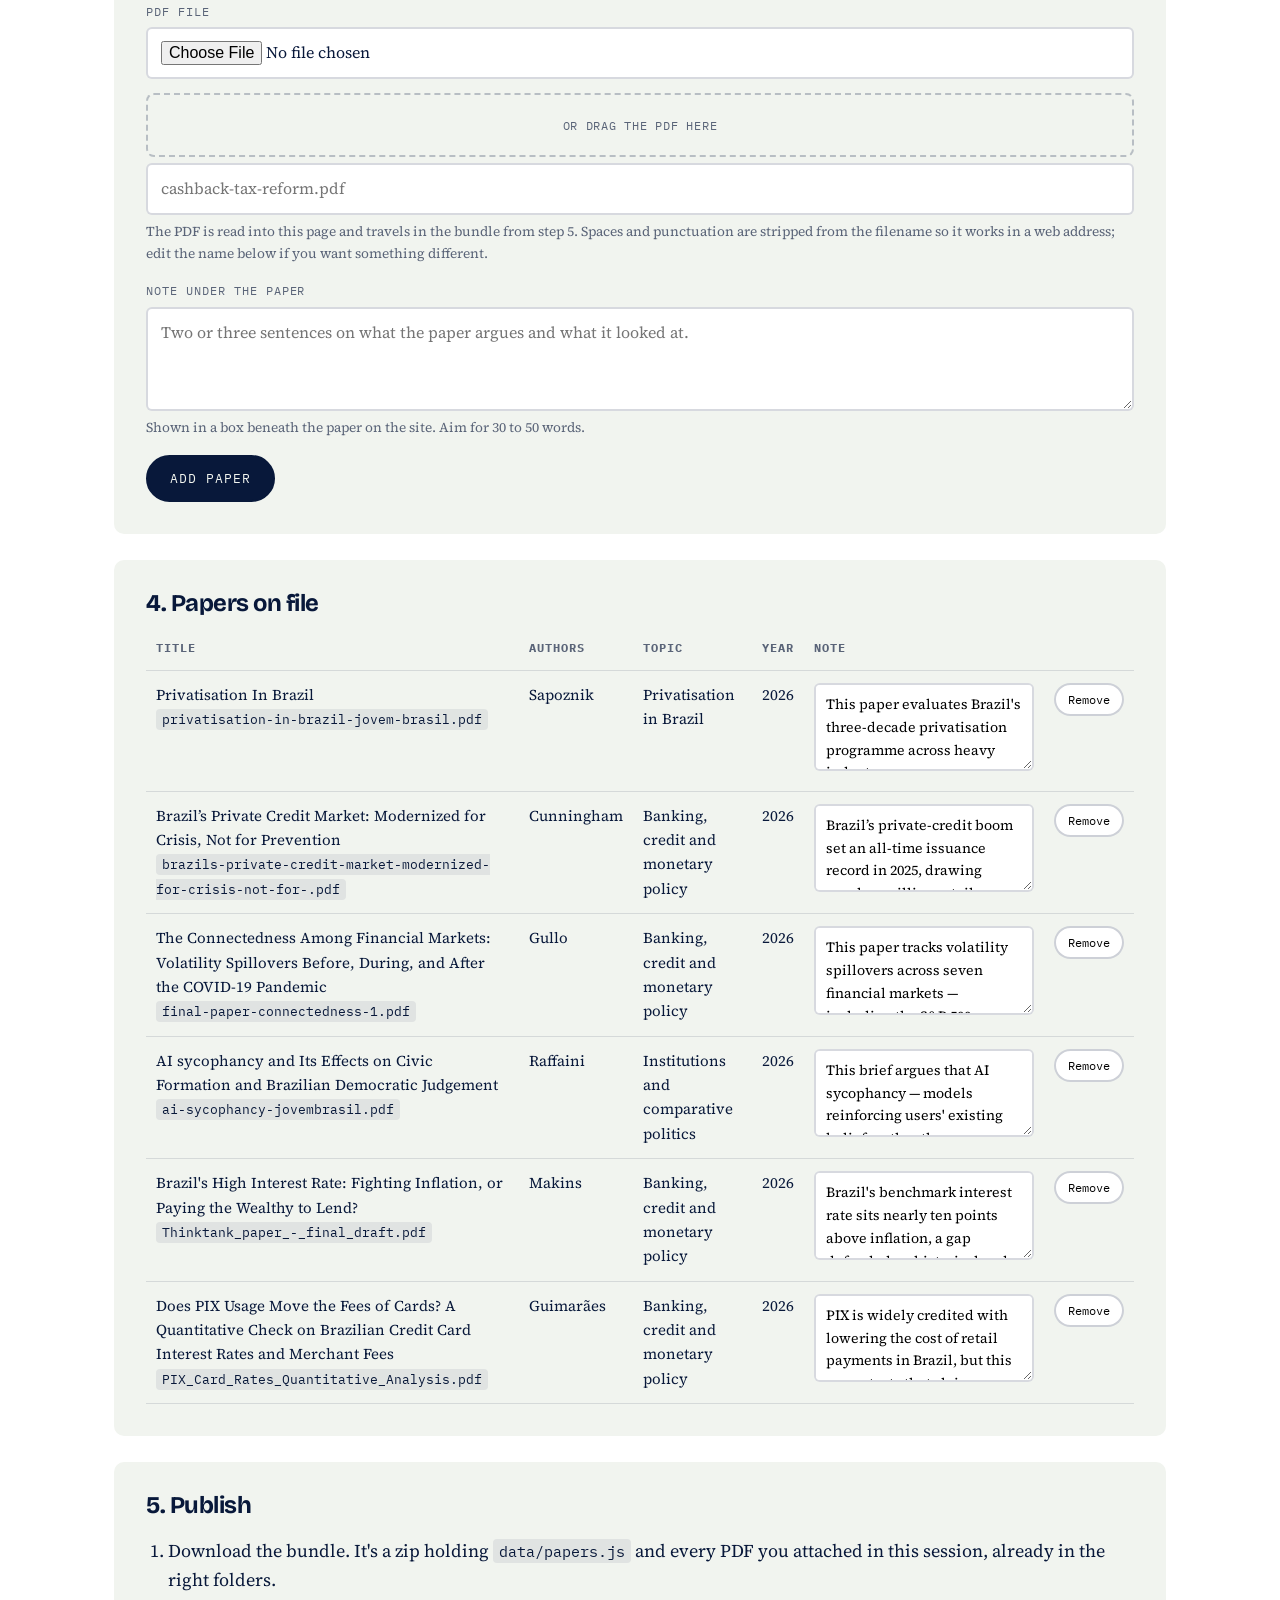
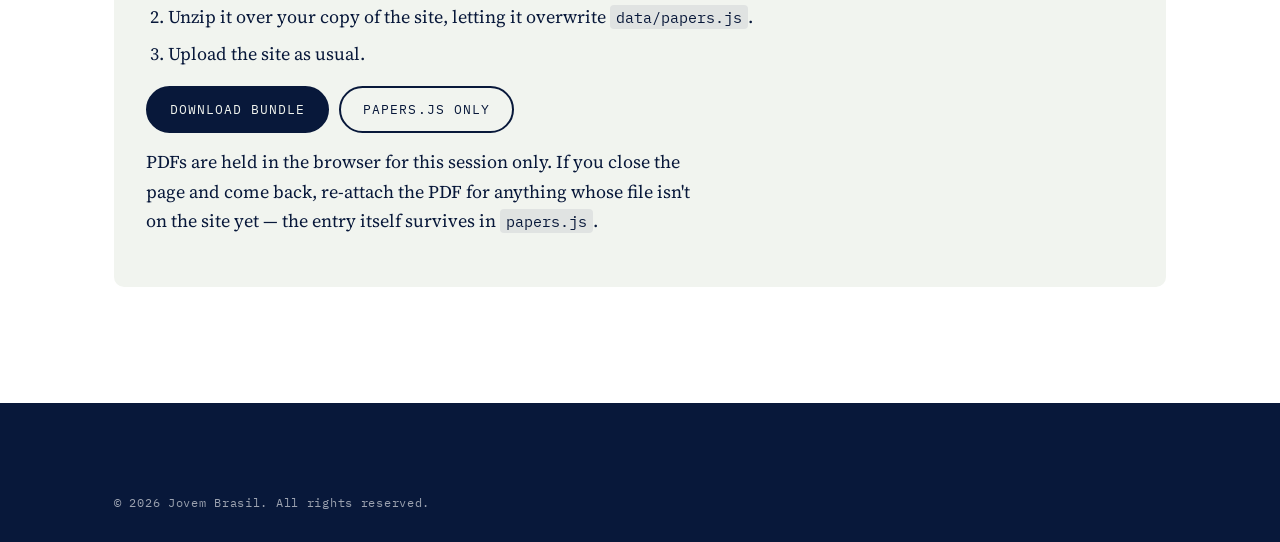
<file: admin.html>
<!DOCTYPE html>
<html lang="en">
<head>
<meta charset="utf-8">
<meta name="viewport" content="width=device-width, initial-scale=1">
<meta name="robots" content="noindex, nofollow">
<title>Admin — Jovem Brasil</title>
  <link rel="icon" href="favicon.svg" type="image/svg+xml">
<link rel="apple-touch-icon" href="apple-touch-icon.png">
<link rel="preconnect" href="https://fonts.googleapis.com">
<link rel="preconnect" href="https://fonts.gstatic.com" crossorigin>
<link href="https://fonts.googleapis.com/css2?family=Bricolage+Grotesque:opsz,wdth,wght@12..96,75..100,400..800&family=IBM+Plex+Mono:wght@400;500&family=Source+Serif+4:ital,opsz,wght@0,8..60,300..700;1,8..60,400&display=swap" rel="stylesheet">
<link rel="stylesheet" href="assets/styles.css">
<style>
  body { background: #fff; }
  .panel { padding: 40px 0 90px; }
  .card { background: var(--paper); border-radius: 10px; padding: clamp(20px, 3vw, 32px); margin-bottom: 26px; }
  .field { display: grid; gap: 6px; margin-bottom: 16px; }
  .field label { font-family: var(--util); font-size: 0.76rem; letter-spacing: 0.08em; text-transform: uppercase; color: var(--grey); }
  .field input, .field select, .field textarea {
    font: inherit; font-size: 1rem; padding: 11px 13px; border: 2px solid rgba(8,24,58,.16);
    border-radius: 6px; background: #fff; color: var(--ink); width: 100%;
  }
  .field input:focus, .field select:focus, .field textarea:focus { border-color: var(--blue); outline: none; }
  .field .hint { font-size: 0.85rem; color: var(--grey); }
  .pair { display: grid; grid-template-columns: 1fr 1fr; gap: 16px; }
  .row { display: flex; flex-wrap: wrap; gap: 10px; align-items: center; }
  table { width: 100%; border-collapse: collapse; font-size: 0.94rem; }
  td textarea { font: inherit; font-size: 0.88rem; width: 100%; padding: 8px 10px; border: 2px solid rgba(8,24,58,.16); border-radius: 6px; resize: vertical; }
  td textarea:focus { border-color: var(--blue); outline: none; }
  th, td { text-align: left; padding: 12px 10px; border-bottom: 1px solid rgba(8,24,58,.12); vertical-align: top; }
  th { font-family: var(--util); font-size: 0.72rem; letter-spacing: 0.08em; text-transform: uppercase; color: var(--grey); }
  .drop {
    margin-top: 8px; padding: 20px; text-align: center; border-radius: 8px;
    border: 2px dashed rgba(8,24,58,.24); color: var(--grey);
    font-family: var(--util); font-size: 0.78rem; letter-spacing: .06em; text-transform: uppercase;
  }
  .drop.over { border-color: var(--green); background: rgba(0,156,59,.08); color: var(--green-dark); }
  .attached { font-family: var(--util); font-size: 0.66rem; letter-spacing: .08em; text-transform: uppercase; color: var(--green-dark); }
  .mini { font-family: var(--util); font-size: 0.72rem; padding: 7px 12px; border-radius: 100px; border: 2px solid rgba(8,24,58,.2); background: #fff; cursor: pointer; }
  .mini:hover { border-color: var(--green); }
  .mini.danger:hover { border-color: #c62828; color: #c62828; }
  .notice { background: var(--yellow); border-radius: 8px; padding: 16px 18px; font-size: 0.95rem; margin-bottom: 26px; }
  .status { font-family: var(--util); font-size: 0.82rem; color: var(--green-dark); min-height: 1.4em; }
  ol.steps-list { padding-left: 22px; }
  ol.steps-list li { margin-bottom: 8px; }
  code { font-family: var(--util); font-size: 0.86em; background: rgba(8,24,58,.07); padding: 2px 6px; border-radius: 4px; }
</style>
</head>
<body>

<header class="topbar">
  <div class="wrap">
    <a class="brand" href="index.html">
      <svg class="lozenge" viewBox="0 0 40 40" aria-hidden="true">
        <circle cx="20" cy="20" r="20" fill="#009c3b"/>
        <circle cx="20" cy="20" r="15" fill="#002776"/>
        <circle cx="20" cy="20" r="15" fill="none" stroke="#ffd400" stroke-width="1.6"/>
        <path d="M 0.0,-10.0 L 2.41,-3.32 L 9.51,-3.09 L 3.9,1.27 L 5.88,8.09 L 0.0,4.1 L -5.88,8.09 L -3.9,1.27 L -9.51,-3.09 L -2.41,-3.32 Z" fill="#ffffff" transform="translate(20,20) scale(0.82)"/>
      </svg>
      Jovem Brasil
    </a>
    <nav class="menu">
      <a href="publications.html">View the site</a>
    </nav>
  </div>
</header>

<main class="panel">
  <div class="wrap">
    <h1 style="font-size:clamp(2.2rem,6vw,3.4rem)">Admin</h1>
    <p class="lead">Enter the papers here, export <code>papers.js</code>, and upload it alongside the PDFs. Notes can be edited straight in the table in step 4.</p>

    <div class="notice">
      This page has no password, because the site is static. Keep <code>admin.html</code> out of the deploy, or lock the URL through your hosting provider.
    </div>

    <section class="card">
      <h2 style="font-size:1.5rem">1. Start from what's live</h2>
      <p>This page loads the current <code>data/papers.js</code> when it opens. If you're editing from another computer, load the file by hand.</p>
      <div class="row">
        <input type="file" id="import" style="max-width:320px">
        <span class="status" id="status-import"></span>
      </div>
    </section>

    <section class="card">
      <h2 style="font-size:1.5rem">2. Topics</h2>
      <p>Topics become the buttons on the publications page.</p>
      <div id="topic-table"></div>
      <div class="pair" style="margin-top:18px">
        <div class="field">
          <label for="t-name">Topic name</label>
          <input id="t-name" placeholder="Democracy and representation">
        </div>
        <div class="field">
          <label for="t-id">Identifier</label>
          <input id="t-id" placeholder="democracy">
          <span class="hint">No spaces or accents. Stored in the file, never shown on the site.</span>
        </div>
      </div>
      <button class="button" id="add-topic" type="button">Add topic</button>
    </section>

    <section class="card">
      <h2 style="font-size:1.5rem">3. New paper</h2>
      <div class="field">
        <label for="p-title">Title</label>
        <input id="p-title" placeholder="Cashback in the tax reform and the households it misses">
      </div>
      <div class="field">
        <label for="p-authors">Authors</label>
        <input id="p-authors" placeholder="First Last, Another Name">
        <span class="hint">Separate with commas. They appear in exactly this order.</span>
      </div>
      <div class="pair">
        <div class="field">
          <label for="p-topic">Topic</label>
          <select id="p-topic"></select>
        </div>
        <div class="field">
          <label for="p-year">Year</label>
          <input id="p-year" inputmode="numeric" placeholder="2026">
        </div>
      </div>
      <div class="field">
        <label for="p-pdf">PDF file</label>
        <input type="file" id="p-pdf">
        <div id="drop" class="drop">or drag the PDF here</div>
        <input id="p-file" placeholder="cashback-tax-reform.pdf">
        <span class="hint">The PDF is read into this page and travels in the bundle from step 5. Spaces and punctuation are stripped from the filename so it works in a web address; edit the name below if you want something different.</span>
      </div>
      <div class="field">
        <label for="p-summary">Note under the paper</label>
        <textarea id="p-summary" rows="3" placeholder="Two or three sentences on what the paper argues and what it looked at."></textarea>
        <span class="hint">Shown in a box beneath the paper on the site. Aim for 30 to 50 words. <span id="wordcount"></span></span>
      </div>
      <div class="row">
        <button class="button" id="add-paper" type="button">Add paper</button>
        <span class="status" id="status-paper"></span>
      </div>
    </section>

    <section class="card">
      <h2 style="font-size:1.5rem">4. Papers on file</h2>
      <table>
        <thead>
          <tr><th>Title</th><th>Authors</th><th>Topic</th><th>Year</th><th>Note</th><th></th></tr>
        </thead>
        <tbody id="paper-rows"></tbody>
      </table>
    </section>

    <section class="card">
      <h2 style="font-size:1.5rem">5. Publish</h2>
      <ol class="steps-list">
        <li>Download the bundle. It's a zip holding <code>data/papers.js</code> and every PDF you attached in this session, already in the right folders.</li>
        <li>Unzip it over your copy of the site, letting it overwrite <code>data/papers.js</code>.</li>
        <li>Upload the site as usual.</li>
      </ol>
      <div class="row">
        <button class="button" id="export" type="button">Download bundle</button>
        <button class="button ghost" id="export-js" type="button">papers.js only</button>
        <span class="status" id="status-export"></span>
      </div>
      <p class="hint" style="margin-top:14px">PDFs are held in the browser for this session only. If you close the page and come back, re-attach the PDF for anything whose file isn't on the site yet — the entry itself survives in <code>papers.js</code>.</p>
    </section>
  </div>
</main>

<footer class="site-footer">
  <div class="wrap">
    <div class="rights" style="margin-top:0;border:0">
      <span>© 2026 Jovem Brasil. All rights reserved.</span>
    </div>
  </div>
</footer>

<script src="data/papers.js"></script>
<script src="assets/zip.js"></script>
<script>
(function () {
  var data = window.JB_PAPERS && window.JB_PAPERS.topics
    ? JSON.parse(JSON.stringify(window.JB_PAPERS))
    : { topics: [], papers: [] };

  var $ = function (id) { return document.getElementById(id); };

  function status(id, text) {
    var el = $(id);
    el.textContent = text;
    setTimeout(function () { if (el.textContent === text) el.textContent = ""; }, 4000);
  }

  function safeFilename(name) {
    var dot = name.lastIndexOf(".");
    var stem = dot > 0 ? name.slice(0, dot) : name;
    var ext = dot > 0 ? name.slice(dot).toLowerCase() : ".pdf";
    var clean = stem.normalize("NFD").replace(/[\u0300-\u036f]/g, "")
      .toLowerCase().replace(/['\u2019]/g, "").replace(/[^a-z0-9]+/g, "-")
      .replace(/^-|-$/g, "").slice(0, 60);
    return (clean || "paper") + ext;
  }

  function slug(s) {
    return s.normalize("NFD").replace(/[\u0300-\u036f]/g, "")
      .toLowerCase().replace(/[^a-z0-9]+/g, "-").replace(/^-|-$/g, "");
  }

  function topicName(id) {
    var n = id;
    data.topics.forEach(function (t) { if (t.id === id) n = t.name; });
    return n;
  }

  function drawTopics() {
    var box = $("topic-table");
    box.innerHTML = "";
    if (!data.topics.length) {
      box.innerHTML = '<p class="hint">No topics yet.</p>';
    } else {
      var table = document.createElement("table");
      table.innerHTML = "<thead><tr><th>Topic</th><th>Identifier</th><th>Papers</th><th></th></tr></thead>";
      var body = document.createElement("tbody");
      data.topics.forEach(function (topic, i) {
        var n = data.papers.filter(function (p) { return p.topic === topic.id; }).length;
        var tr = document.createElement("tr");
        tr.innerHTML = "<td>" + topic.name + "</td><td><code>" + topic.id + "</code></td><td>" + n + "</td>";
        var td = document.createElement("td");
        var b = document.createElement("button");
        b.className = "mini danger";
        b.type = "button";
        b.textContent = "Remove";
        b.addEventListener("click", function () {
          if (n > 0) { alert("This topic has " + n + " paper(s). Move them to another topic before removing it."); return; }
          data.topics.splice(i, 1);
          drawAll();
        });
        td.appendChild(b);
        tr.appendChild(td);
        body.appendChild(tr);
      });
      table.appendChild(body);
      box.appendChild(table);
    }

    var sel = $("p-topic");
    sel.innerHTML = "";
    data.topics.forEach(function (topic) {
      var o = document.createElement("option");
      o.value = topic.id;
      o.textContent = topic.name;
      sel.appendChild(o);
    });
  }

  function drawPapers() {
    var body = $("paper-rows");
    body.innerHTML = "";
    if (!data.papers.length) {
      body.innerHTML = '<tr><td colspan="6" class="hint">Nothing on file. The site shows the "stay tuned" panel.</td></tr>';
      return;
    }
    data.papers.forEach(function (p, i) {
      var tr = document.createElement("tr");
      tr.innerHTML =
        "<td>" + p.title + "<br><code>" + p.file + "</code>" +
        (blobs[p.file] ? ' <span class="attached">PDF attached</span>' : "") + "</td><td>" + (p.authors || []).join(", ") + "</td><td>" +
        topicName(p.topic) + "</td><td>" + (p.year || "") + "</td>";

      var noteCell = document.createElement("td");
      var note = document.createElement("textarea");
      note.rows = 3;
      note.value = p.summary || "";
      note.placeholder = "No note yet.";
      note.style.minWidth = "220px";
      note.addEventListener("input", function () { p.summary = this.value; });
      noteCell.appendChild(note);
      tr.appendChild(noteCell);

      var td = document.createElement("td");
      var b = document.createElement("button");
      b.className = "mini danger";
      b.type = "button";
      b.textContent = "Remove";
      b.addEventListener("click", function () {
        if (confirm('Remove "' + p.title + '" from the list?')) { data.papers.splice(i, 1); drawAll(); }
      });
      td.appendChild(b);
      tr.appendChild(td);
      body.appendChild(tr);
    });
  }

  function drawAll() { drawTopics(); drawPapers(); }

  $("t-name").addEventListener("input", function () {
    if (!$("t-id").dataset.touched) $("t-id").value = slug(this.value);
  });
  $("t-id").addEventListener("input", function () { this.dataset.touched = "1"; });

  $("add-topic").addEventListener("click", function () {
    var name = $("t-name").value.trim();
    var id = slug($("t-id").value.trim() || name);
    if (!name || !id) { alert("Enter a topic name."); return; }
    if (data.topics.some(function (t) { return t.id === id; })) { alert("A topic with that identifier already exists."); return; }
    data.topics.push({ id: id, name: name });
    $("t-name").value = "";
    $("t-id").value = "";
    delete $("t-id").dataset.touched;
    drawAll();
  });

  var counter = $("wordcount");
  $("p-summary").addEventListener("input", function () {
    var n = this.value.trim().split(/\s+/).filter(Boolean).length;
    counter.textContent = n ? n + (n === 1 ? " word" : " words") + (n > 60 ? " — getting long" : "") : "";
  });

  var blobs = {};        /* filename -> Uint8Array, this session only */
  var pendingPdf = null;  /* Promise resolving to { name, bytes } */

  function readFile(file) {
    return new Promise(function (resolve, reject) {
      var r = new FileReader();
      r.onload = function () { resolve(new Uint8Array(r.result)); };
      r.onerror = function () { reject(r.error); };
      r.readAsArrayBuffer(file);
    });
  }

  function takePdf(file) {
    if (!file) { pendingPdf = null; return; }
    if (!/\.pdf$/i.test(file.name)) {
      status("status-paper", "That isn't a PDF \u2014 the file needs to end in .pdf.");
      return;
    }
    var tidy = safeFilename(file.name);
    $("p-file").value = tidy;
    status("status-paper", "Reading " + file.name + "\u2026");
    pendingPdf = readFile(file).then(function (bytes) {
      status("status-paper", "Loaded (" + Math.round(bytes.length / 1024) + " KB)" +
        (tidy !== file.name ? ", saved as " + tidy : "") + ". Now click Add paper.");
      return { name: tidy, bytes: bytes };
    }).catch(function () {
      status("status-paper", "Couldn't read that file. Try choosing it again.");
      return null;
    });
  }

  $("p-pdf").addEventListener("change", function () {
    takePdf(this.files && this.files[0]);
  });

  var drop = $("drop");
  ["dragenter", "dragover"].forEach(function (ev) {
    drop.addEventListener(ev, function (e) { e.preventDefault(); drop.classList.add("over"); });
  });
  ["dragleave", "drop"].forEach(function (ev) {
    drop.addEventListener(ev, function () { drop.classList.remove("over"); });
  });
  drop.addEventListener("drop", function (e) {
    e.preventDefault();
    takePdf(e.dataTransfer && e.dataTransfer.files && e.dataTransfer.files[0]);
  });

  $("add-paper").addEventListener("click", function () {
    var title = $("p-title").value.trim();
    var authors = $("p-authors").value.split(",").map(function (s) { return s.trim(); }).filter(Boolean);
    var file = $("p-file").value.trim();
    var topic = $("p-topic").value;
    if (!title) { alert("The title is missing."); return; }
    if (!authors.length) { alert("Add at least one author."); return; }
    if (!file) { alert("The PDF filename is missing."); return; }
    if (!topic) { alert("Add a topic before adding a paper."); return; }

    var entry = {
      title: title,
      authors: authors,
      topic: topic,
      year: $("p-year").value.trim(),
      file: file,
      summary: $("p-summary").value.trim()
    };

    var waitFor = pendingPdf || Promise.resolve(null);
    pendingPdf = null;

    waitFor.then(function (pdf) {
      if (pdf) blobs[file] = pdf.bytes;
      data.papers.push(entry);

      ["p-title", "p-authors", "p-year", "p-file", "p-summary"].forEach(function (id) { $(id).value = ""; });
      $("p-pdf").value = "";
      counter.textContent = "";
      drawAll();
      status("status-paper", pdf
        ? "Added with its PDF. Download the bundle in step 5."
        : "Added, but no PDF attached \u2014 the bundle will only carry papers.js.");
    });
  });

  $("import").addEventListener("change", function () {
    var f = this.files && this.files[0];
    if (!f) return;
    var reader = new FileReader();
    reader.onload = function () {
      try {
        var raw = String(reader.result).replace(/^[\s\S]*?window\.JB_PAPERS\s*=\s*/, "").replace(/;?\s*$/, "");
        var loaded = JSON.parse(raw);
        if (!loaded || !Array.isArray(loaded.topics)) throw new Error("shape");
        data = { topics: loaded.topics, papers: loaded.papers || [] };
        drawAll();
        status("status-import", "Loaded: " + data.topics.length + " topic(s), " + data.papers.length + " paper(s).");
      } catch (e) {
        status("status-import", "Couldn't read that file. Use the papers.js this page exports.");
      }
    };
    reader.readAsText(f);
  });

  function papersFileContents() {
    return "/* Generated by /admin.html \u2014 replace this file with the one the admin page exports. */\n" +
      "window.JB_PAPERS = " + JSON.stringify(data, null, 2) + ";\n";
  }

  function download(blob, name) {
    var url = URL.createObjectURL(blob);
    var a = document.createElement("a");
    a.href = url;
    a.download = name;
    document.body.appendChild(a);
    a.click();
    document.body.removeChild(a);
    setTimeout(function () { URL.revokeObjectURL(url); }, 1000);
  }

  $("export").addEventListener("click", function () {
    var files = [{
      name: "data/papers.js",
      bytes: new TextEncoder().encode(papersFileContents())
    }];

    Object.keys(blobs).forEach(function (name) {
      files.push({ name: "papers/" + name, bytes: blobs[name] });
    });

    download(window.JBZip.build(files), "jovem-brasil-update.zip");

    var n = files.length - 1;
    status("status-export", "Bundle downloaded: papers.js" + (n ? " and " + n + " PDF" + (n === 1 ? "" : "s") : "") + ".");
  });

  $("export-js").addEventListener("click", function () {
    download(new Blob([papersFileContents()], { type: "text/javascript" }), "papers.js");
    status("status-export", "papers.js downloaded on its own.");
  });

  drawAll();
})();
</script>
</body>
</html>
</file>
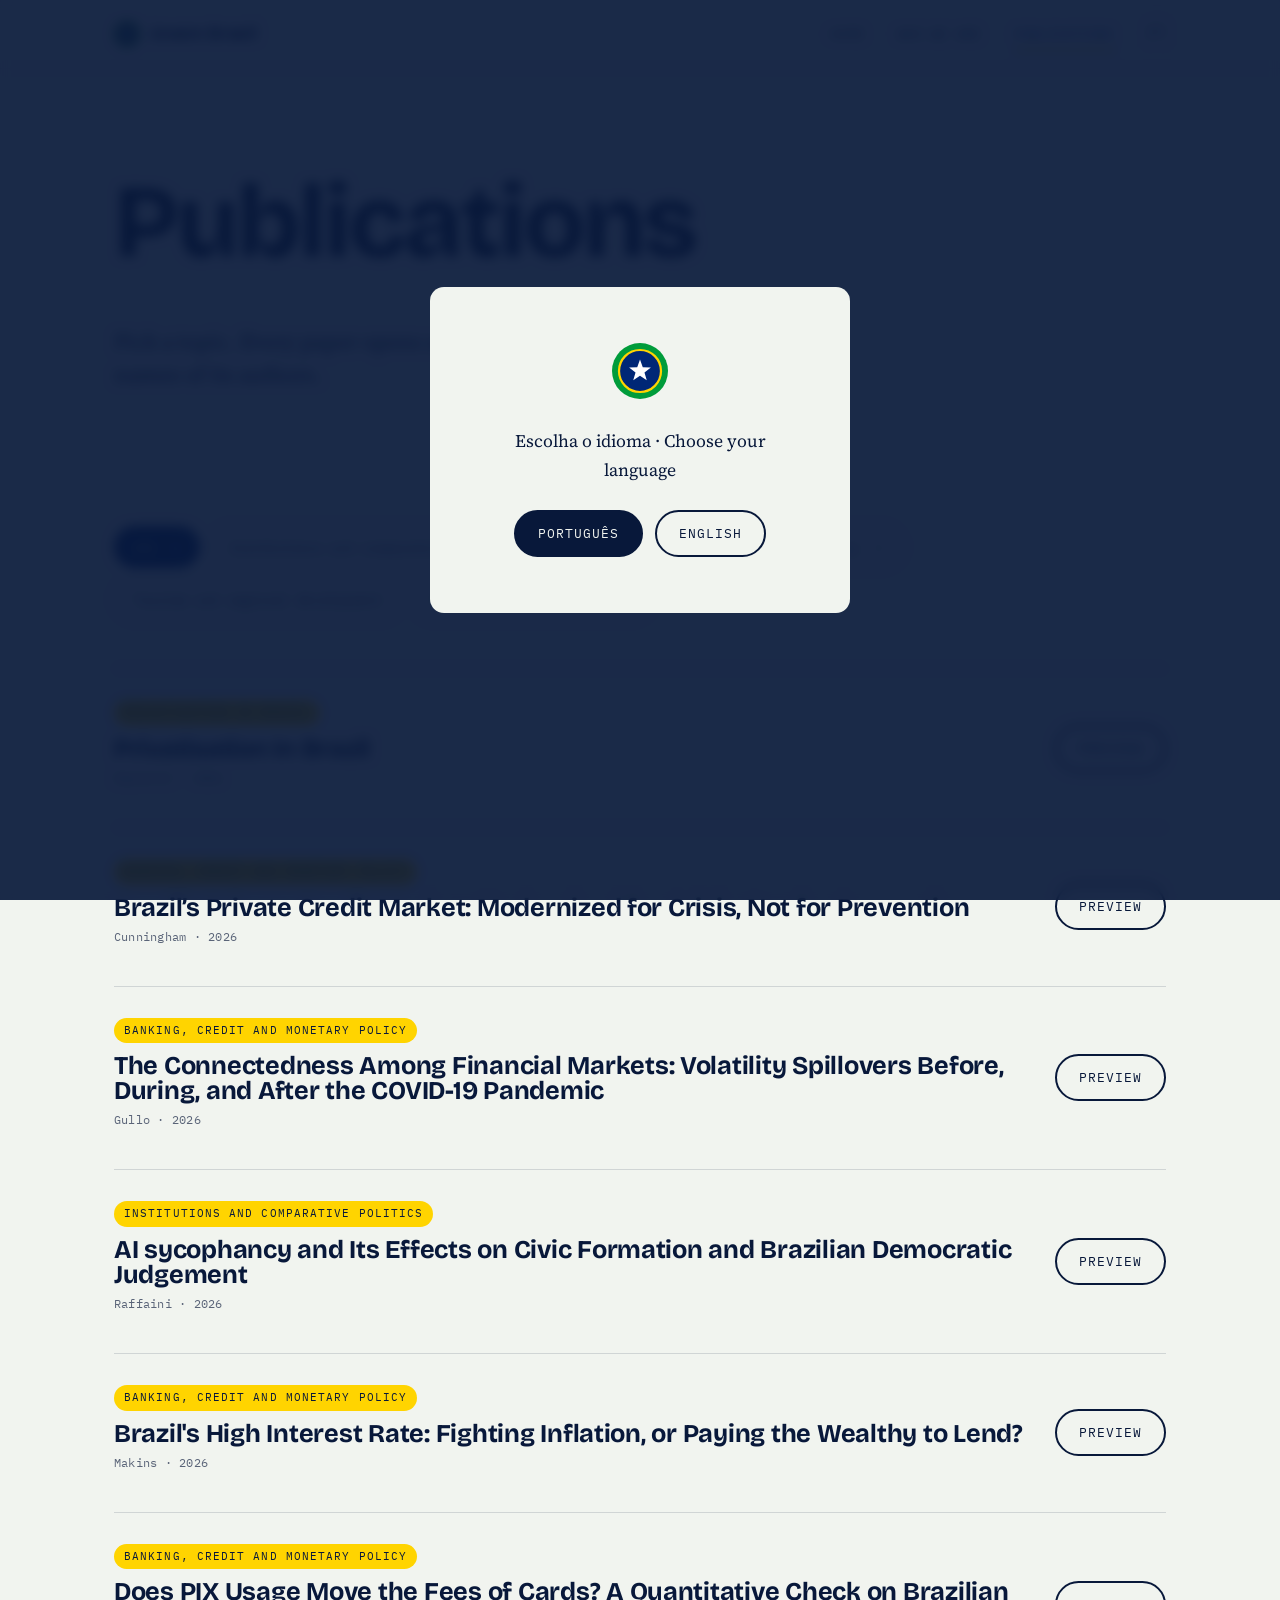
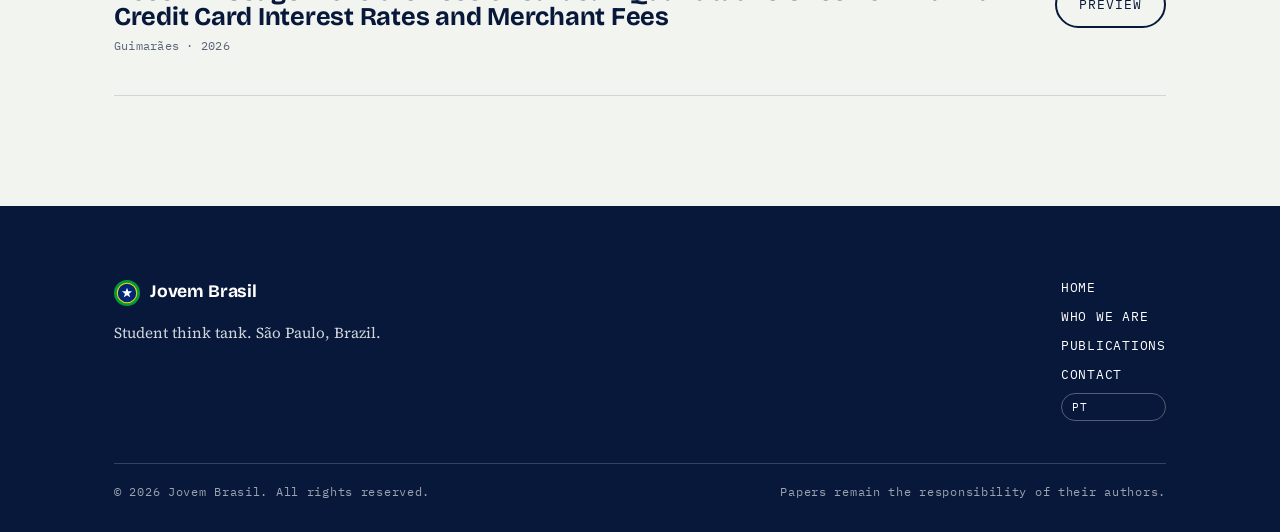
<file: publications.html>
<!DOCTYPE html>
<html lang="en">
<head>
<meta charset="utf-8">
<meta name="viewport" content="width=device-width, initial-scale=1">
<title>Publications — Jovem Brasil</title>
  <link rel="icon" href="favicon.svg" type="image/svg+xml">
<link rel="apple-touch-icon" href="apple-touch-icon.png">
<meta name="description" content="Jovem Brasil papers as PDFs, grouped by topic.">
<link rel="preconnect" href="https://fonts.googleapis.com">
<link rel="preconnect" href="https://fonts.gstatic.com" crossorigin>
<link href="https://fonts.googleapis.com/css2?family=Bricolage+Grotesque:opsz,wdth,wght@12..96,75..100,400..800&family=IBM+Plex+Mono:wght@400;500&family=Source+Serif+4:ital,opsz,wght@0,8..60,300..700;1,8..60,400&display=swap" rel="stylesheet">
<link rel="stylesheet" href="assets/styles.css">
</head>
<body>

<header class="topbar">
  <div class="wrap">
    <a class="brand" href="index.html">
      <svg class="lozenge" viewBox="0 0 40 40" aria-hidden="true">
        <circle cx="20" cy="20" r="20" fill="#009c3b"/>
        <circle cx="20" cy="20" r="15" fill="#002776"/>
        <circle cx="20" cy="20" r="15" fill="none" stroke="#ffd400" stroke-width="1.6"/>
        <path d="M 0.0,-10.0 L 2.41,-3.32 L 9.51,-3.09 L 3.9,1.27 L 5.88,8.09 L 0.0,4.1 L -5.88,8.09 L -3.9,1.27 L -9.51,-3.09 L -2.41,-3.32 Z" fill="#ffffff" transform="translate(20,20) scale(0.82)"/>
      </svg>
      Jovem Brasil
    </a>
    <nav class="menu">
      <a href="index.html">Home</a>
      <a href="who-we-are.html">Who we are</a>
      <a href="publications.html" aria-current="page">Publications</a>
      <a href="pt/index.html" class="lang-switch">PT</a>
    </nav>
  </div>
</header>

<main>

<section class="hero" style="padding-bottom:0">
  <div class="wrap" style="display:block">
    <h1>Publications</h1>
    <p class="lead" style="max-width:50ch">Pick a topic. Every paper opens as a PDF and carries the names of its authors.</p>
  </div>
</section>

<section class="band" id="publications">
  <div class="wrap">
    <div id="topics" class="topics reveal"></div>
    <div id="list"></div>
  </div>
</section>

</main>

<footer class="site-footer">
  <div class="wrap">
    <div class="footer-grid">
      <div style="max-width:34ch">
        <a class="brand" href="index.html" style="color:#fff">
          <svg class="lozenge" viewBox="0 0 40 40" aria-hidden="true">
        <circle cx="20" cy="20" r="20" fill="#009c3b"/>
        <circle cx="20" cy="20" r="15" fill="#002776"/>
        <circle cx="20" cy="20" r="15" fill="none" stroke="#ffd400" stroke-width="1.6"/>
        <path d="M 0.0,-10.0 L 2.41,-3.32 L 9.51,-3.09 L 3.9,1.27 L 5.88,8.09 L 0.0,4.1 L -5.88,8.09 L -3.9,1.27 L -9.51,-3.09 L -2.41,-3.32 Z" fill="#ffffff" transform="translate(20,20) scale(0.82)"/>
      </svg>
          Jovem Brasil
        </a>
        <p style="margin-top:14px">Student think tank. São Paulo, Brazil.</p>
      </div>
      <nav>
        <a href="index.html">Home</a>
        <a href="who-we-are.html">Who we are</a>
        <a href="publications.html">Publications</a>
        <a href="mailto:contact@jovembrasil.org">Contact</a>
        <a href="pt/index.html" class="lang-switch">PT</a>
      </nav>
    </div>
    <div class="rights">
      <span>© 2026 Jovem Brasil. All rights reserved.</span>
      <span>Papers remain the responsibility of their authors.</span>
    </div>
  </div>
</footer>

<script src="data/papers.js"></script>
<script src="assets/lang-gate.js"></script>
<script src="assets/site.js"></script>
</body>
</html>
</file>
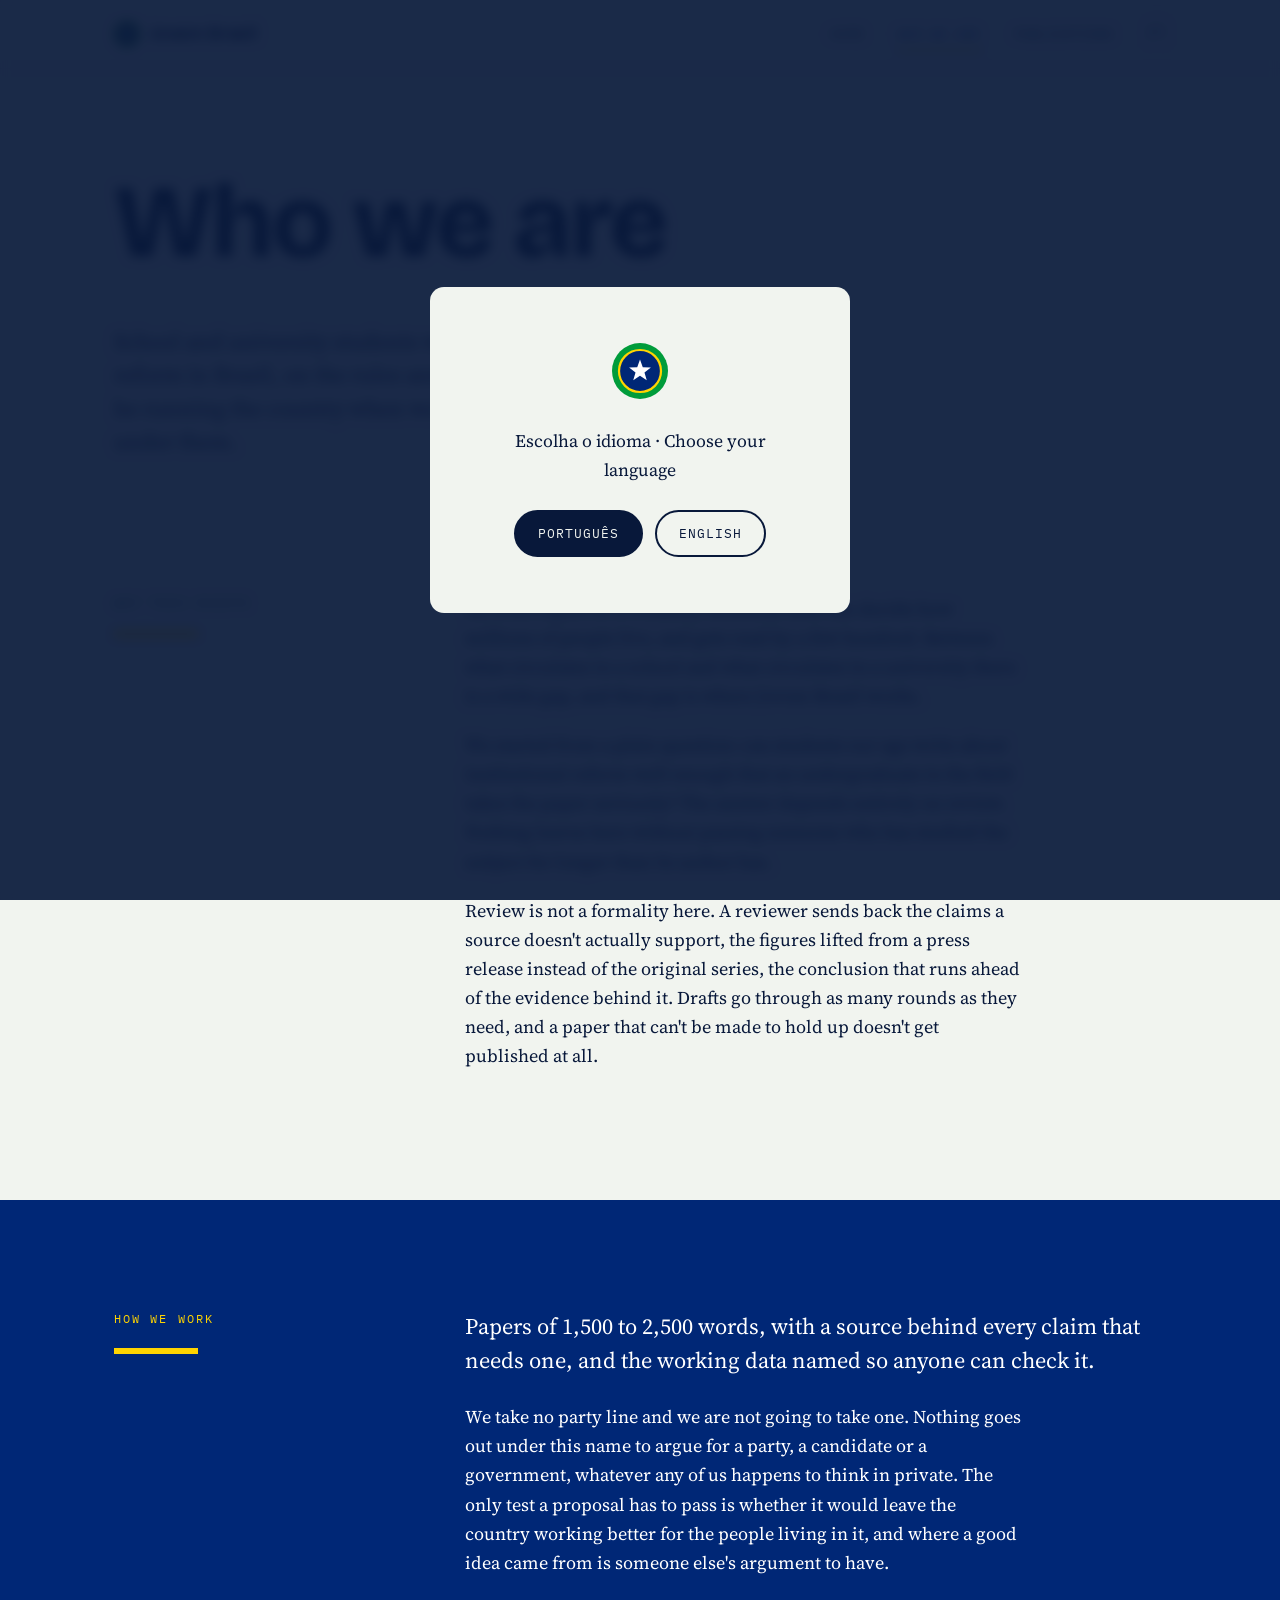
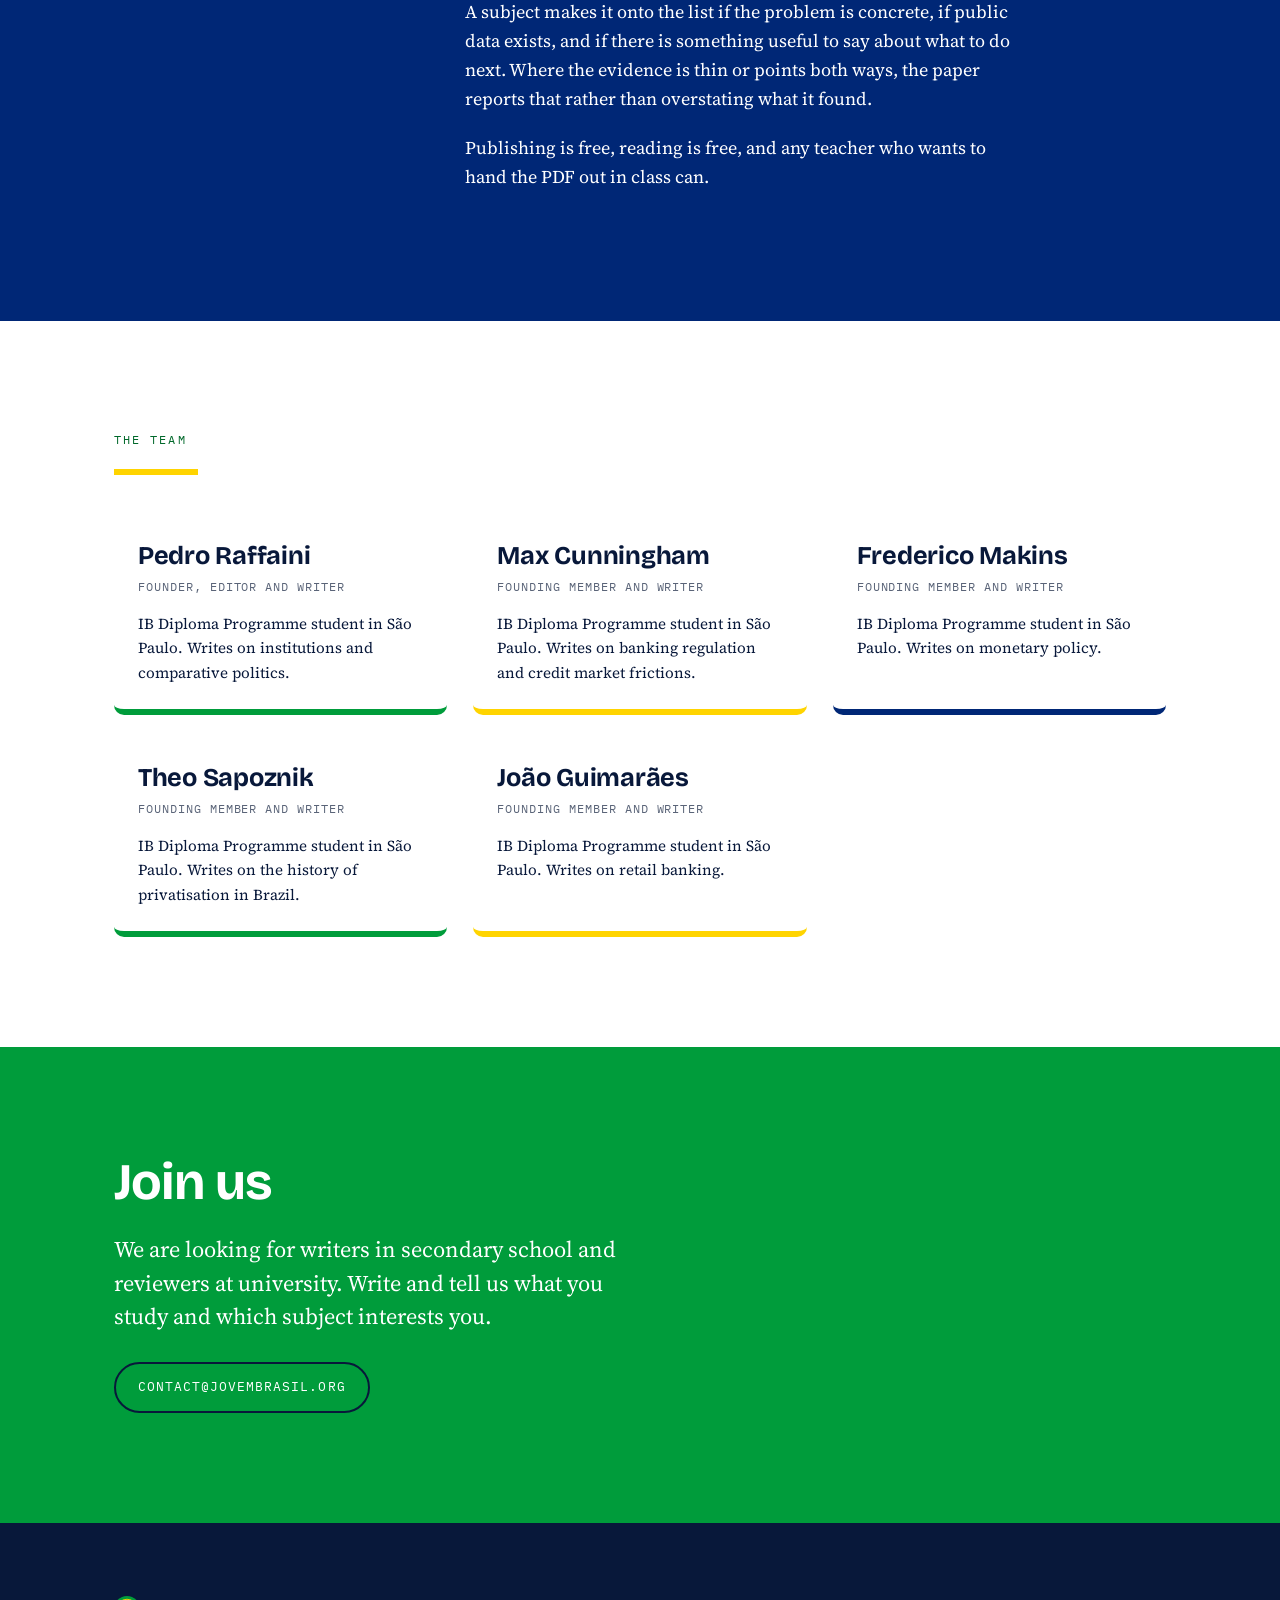
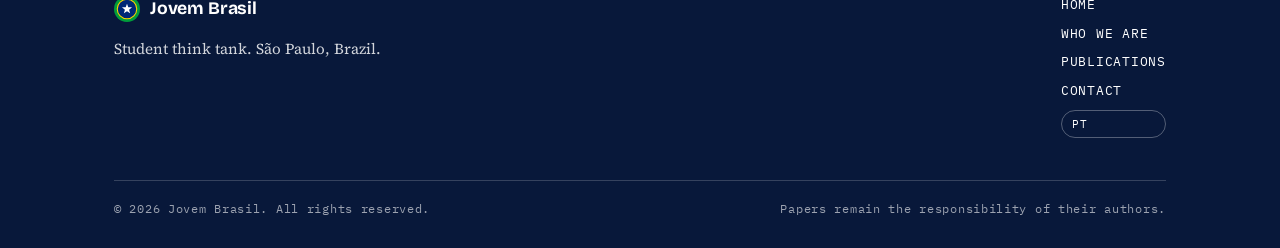
<file: who-we-are.html>
<!DOCTYPE html>
<html lang="en">
<head>
<meta charset="utf-8">
<meta name="viewport" content="width=device-width, initial-scale=1">
<title>Who we are — Jovem Brasil</title>
  <link rel="icon" href="favicon.svg" type="image/svg+xml">
<link rel="apple-touch-icon" href="apple-touch-icon.png">
<meta name="description" content="Who runs Jovem Brasil and why the project exists.">
<link rel="preconnect" href="https://fonts.googleapis.com">
<link rel="preconnect" href="https://fonts.gstatic.com" crossorigin>
<link href="https://fonts.googleapis.com/css2?family=Bricolage+Grotesque:opsz,wdth,wght@12..96,75..100,400..800&family=IBM+Plex+Mono:wght@400;500&family=Source+Serif+4:ital,opsz,wght@0,8..60,300..700;1,8..60,400&display=swap" rel="stylesheet">
<link rel="stylesheet" href="assets/styles.css">
</head>
<body>

<header class="topbar">
  <div class="wrap">
    <a class="brand" href="index.html">
      <svg class="lozenge" viewBox="0 0 40 40" aria-hidden="true">
        <circle cx="20" cy="20" r="20" fill="#009c3b"/>
        <circle cx="20" cy="20" r="15" fill="#002776"/>
        <circle cx="20" cy="20" r="15" fill="none" stroke="#ffd400" stroke-width="1.6"/>
        <path d="M 0.0,-10.0 L 2.41,-3.32 L 9.51,-3.09 L 3.9,1.27 L 5.88,8.09 L 0.0,4.1 L -5.88,8.09 L -3.9,1.27 L -9.51,-3.09 L -2.41,-3.32 Z" fill="#ffffff" transform="translate(20,20) scale(0.82)"/>
      </svg>
      Jovem Brasil
    </a>
    <nav class="menu">
      <a href="index.html">Home</a>
      <a href="who-we-are.html" aria-current="page">Who we are</a>
      <a href="publications.html">Publications</a>
      <a href="pt/index.html" class="lang-switch">PT</a>
    </nav>
  </div>
</header>

<main>

<section class="hero" style="padding-bottom:0">
  <div class="wrap" style="display:block">
    <h1 style="max-width:14ch">Who we are</h1>
    <p class="lead" style="max-width:52ch">School and university students working on institutional reform in Brazil, on the rules and agencies that will still be running the country when we are the ones living under them.</p>
  </div>
</section>

<section class="band">
  <div class="wrap split">
    <div class="reveal">
      <span class="eyebrow">Why this exists</span>
      <hr class="rule">
    </div>
    <div class="reveal" style="--d:.1s">
      <p>An IPEA report or a Treasury technical note can decide how millions of people live, and gets read by a few hundred. Between what circulates in a school and what circulates in a university there is a wide gap, and that gap is where Jovem Brasil works.</p>
      <p>We started from a plain question: can students our age write about institutional reform well enough that an undergraduate in the field takes the paper seriously? The answer depends entirely on review. Nothing leaves here without passing someone who has studied the subject for longer than its author has.</p>
      <p>Review is not a formality here. A reviewer sends back the claims a source doesn't actually support, the figures lifted from a press release instead of the original series, the conclusion that runs ahead of the evidence behind it. Drafts go through as many rounds as they need, and a paper that can't be made to hold up doesn't get published at all.</p>
    </div>
  </div>
</section>

<section class="band blue">
  <div class="wrap split">
    <div class="reveal">
      <span class="eyebrow">How we work</span>
      <hr class="rule">
    </div>
    <div class="reveal" style="--d:.1s">
      <p class="lead">Papers of 1,500 to 2,500 words, with a source behind every claim that needs one, and the working data named so anyone can check it.</p>
      <p>We take no party line and we are not going to take one. Nothing goes out under this name to argue for a party, a candidate or a government, whatever any of us happens to think in private. The only test a proposal has to pass is whether it would leave the country working better for the people living in it, and where a good idea came from is someone else's argument to have.</p>
      <p>A subject makes it onto the list if the problem is concrete, if public data exists, and if there is something useful to say about what to do next. Where the evidence is thin or points both ways, the paper reports that rather than overstating what it found.</p>
      <p>Publishing is free, reading is free, and any teacher who wants to hand the PDF out in class can.</p>
    </div>
  </div>
</section>

<section class="band white">
  <div class="wrap">
    <div class="reveal">
      <span class="eyebrow">The team</span>
      <hr class="rule">
    </div>

    <!-- To add someone, copy a whole <article class="person"> block. -->
    <div class="team reveal" style="--d:.1s">
      <article class="person">
        <h3>Pedro Raffaini</h3>
        <span class="role">Founder, editor and writer</span>
        <p>IB Diploma Programme student in São Paulo. Writes on institutions and comparative politics.</p>
      </article>
      <article class="person">
        <h3>Max Cunningham</h3>
        <span class="role">Founding member and writer</span>
        <p>IB Diploma Programme student in São Paulo. Writes on banking regulation and credit market frictions.</p>
      </article>
      <article class="person">
        <h3>Frederico Makins</h3>
        <span class="role">Founding member and writer</span>
        <p>IB Diploma Programme student in São Paulo. Writes on monetary policy.</p>
      </article>
      <article class="person">
        <h3>Theo Sapoznik</h3>
        <span class="role">Founding member and writer</span>
        <p>IB Diploma Programme student in São Paulo. Writes on the history of privatisation in Brazil.</p>
      </article>
      <article class="person">
        <h3>João Guimarães</h3>
        <span class="role">Founding member and writer</span>
        <p>IB Diploma Programme student in São Paulo. Writes on retail banking.</p>
      </article>
    </div>
  </div>
</section>

<section class="band green">
  <div class="wrap">
    <div class="reveal" style="max-width:60ch">
      <h2>Join us</h2>
      <p class="lead">We are looking for writers in secondary school and reviewers at university. Write and tell us what you study and which subject interests you.</p>
      <div class="actions">
        <a class="button ghost" href="mailto:contact@jovembrasil.org">contact@jovembrasil.org</a>
      </div>
    </div>
  </div>
</section>

</main>

<footer class="site-footer">
  <div class="wrap">
    <div class="footer-grid">
      <div style="max-width:34ch">
        <a class="brand" href="index.html" style="color:#fff">
          <svg class="lozenge" viewBox="0 0 40 40" aria-hidden="true">
        <circle cx="20" cy="20" r="20" fill="#009c3b"/>
        <circle cx="20" cy="20" r="15" fill="#002776"/>
        <circle cx="20" cy="20" r="15" fill="none" stroke="#ffd400" stroke-width="1.6"/>
        <path d="M 0.0,-10.0 L 2.41,-3.32 L 9.51,-3.09 L 3.9,1.27 L 5.88,8.09 L 0.0,4.1 L -5.88,8.09 L -3.9,1.27 L -9.51,-3.09 L -2.41,-3.32 Z" fill="#ffffff" transform="translate(20,20) scale(0.82)"/>
      </svg>
          Jovem Brasil
        </a>
        <p style="margin-top:14px">Student think tank. São Paulo, Brazil.</p>
      </div>
      <nav>
        <a href="index.html">Home</a>
        <a href="who-we-are.html">Who we are</a>
        <a href="publications.html">Publications</a>
        <a href="mailto:contact@jovembrasil.org">Contact</a>
        <a href="pt/index.html" class="lang-switch">PT</a>
      </nav>
    </div>
    <div class="rights">
      <span>© 2026 Jovem Brasil. All rights reserved.</span>
      <span>Papers remain the responsibility of their authors.</span>
    </div>
  </div>
</footer>

<script src="assets/lang-gate.js"></script>
<script src="assets/site.js"></script>
</body>
</html>
</file>
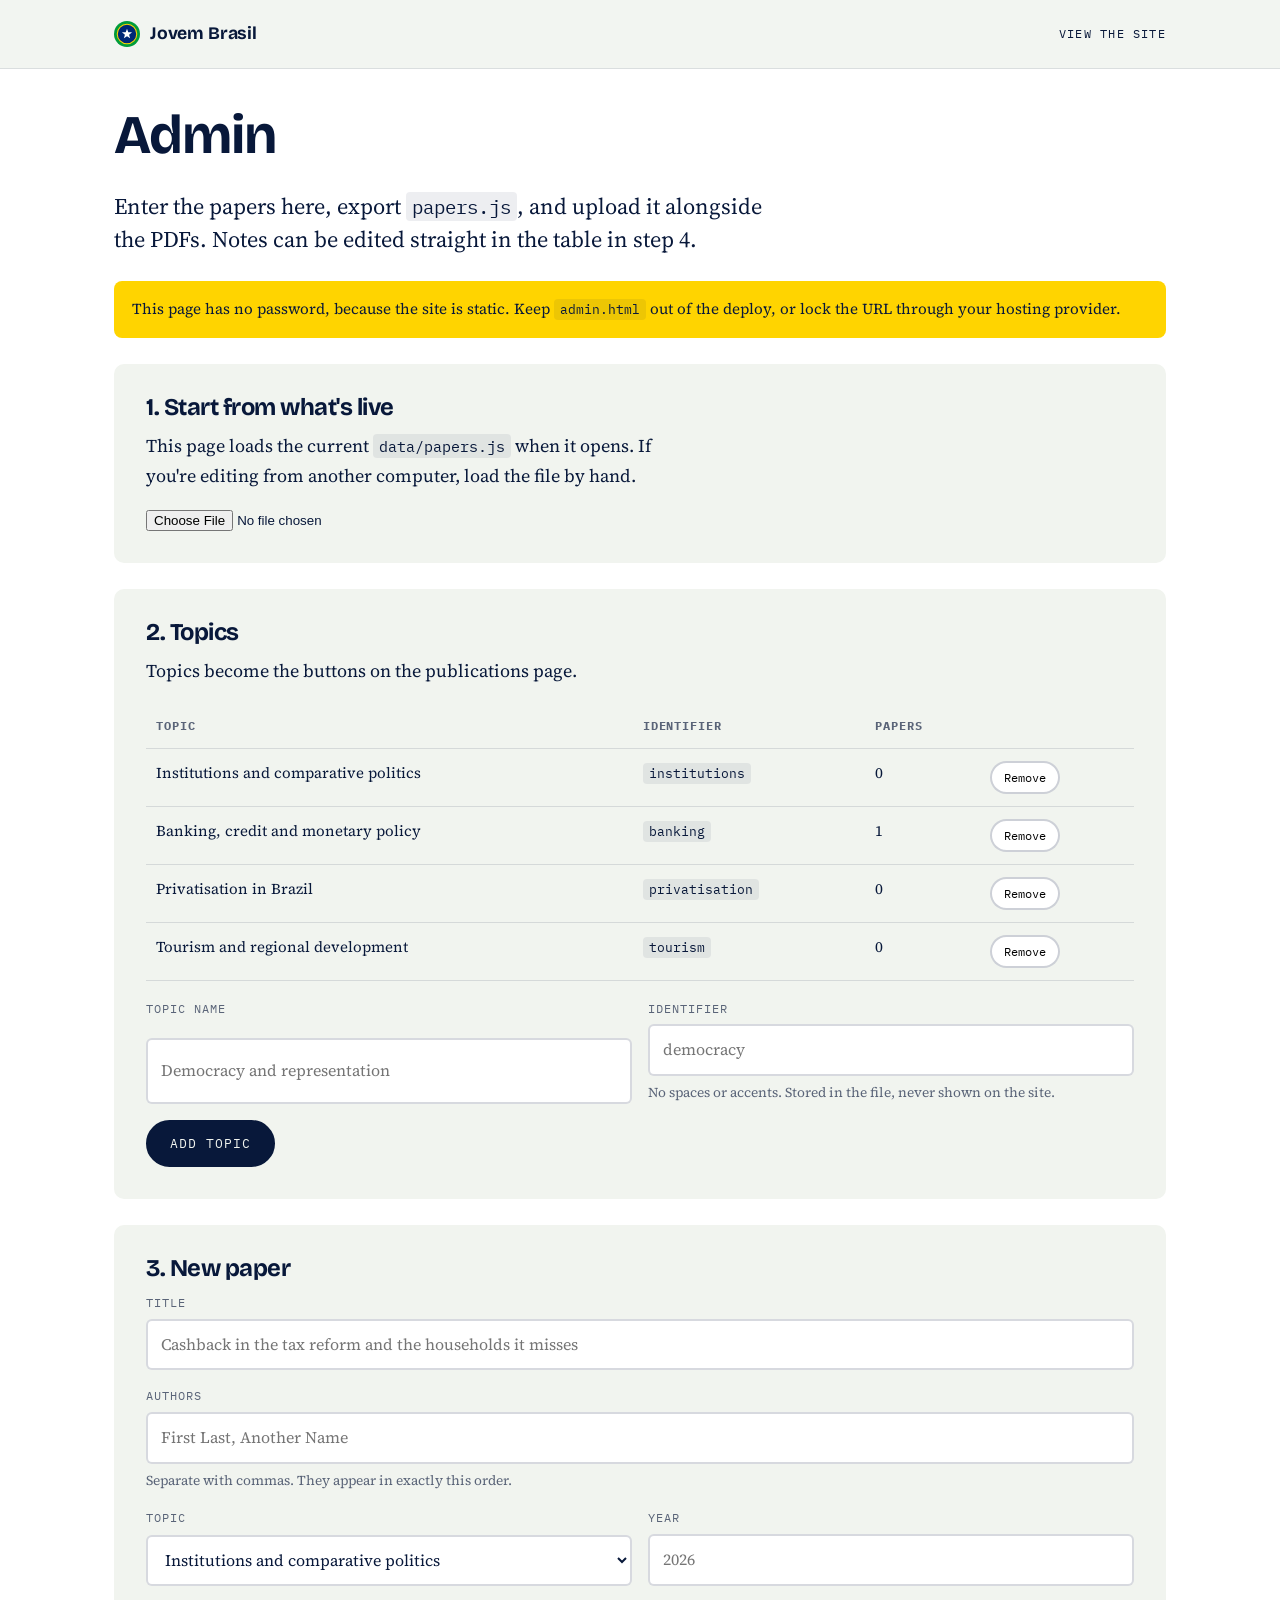
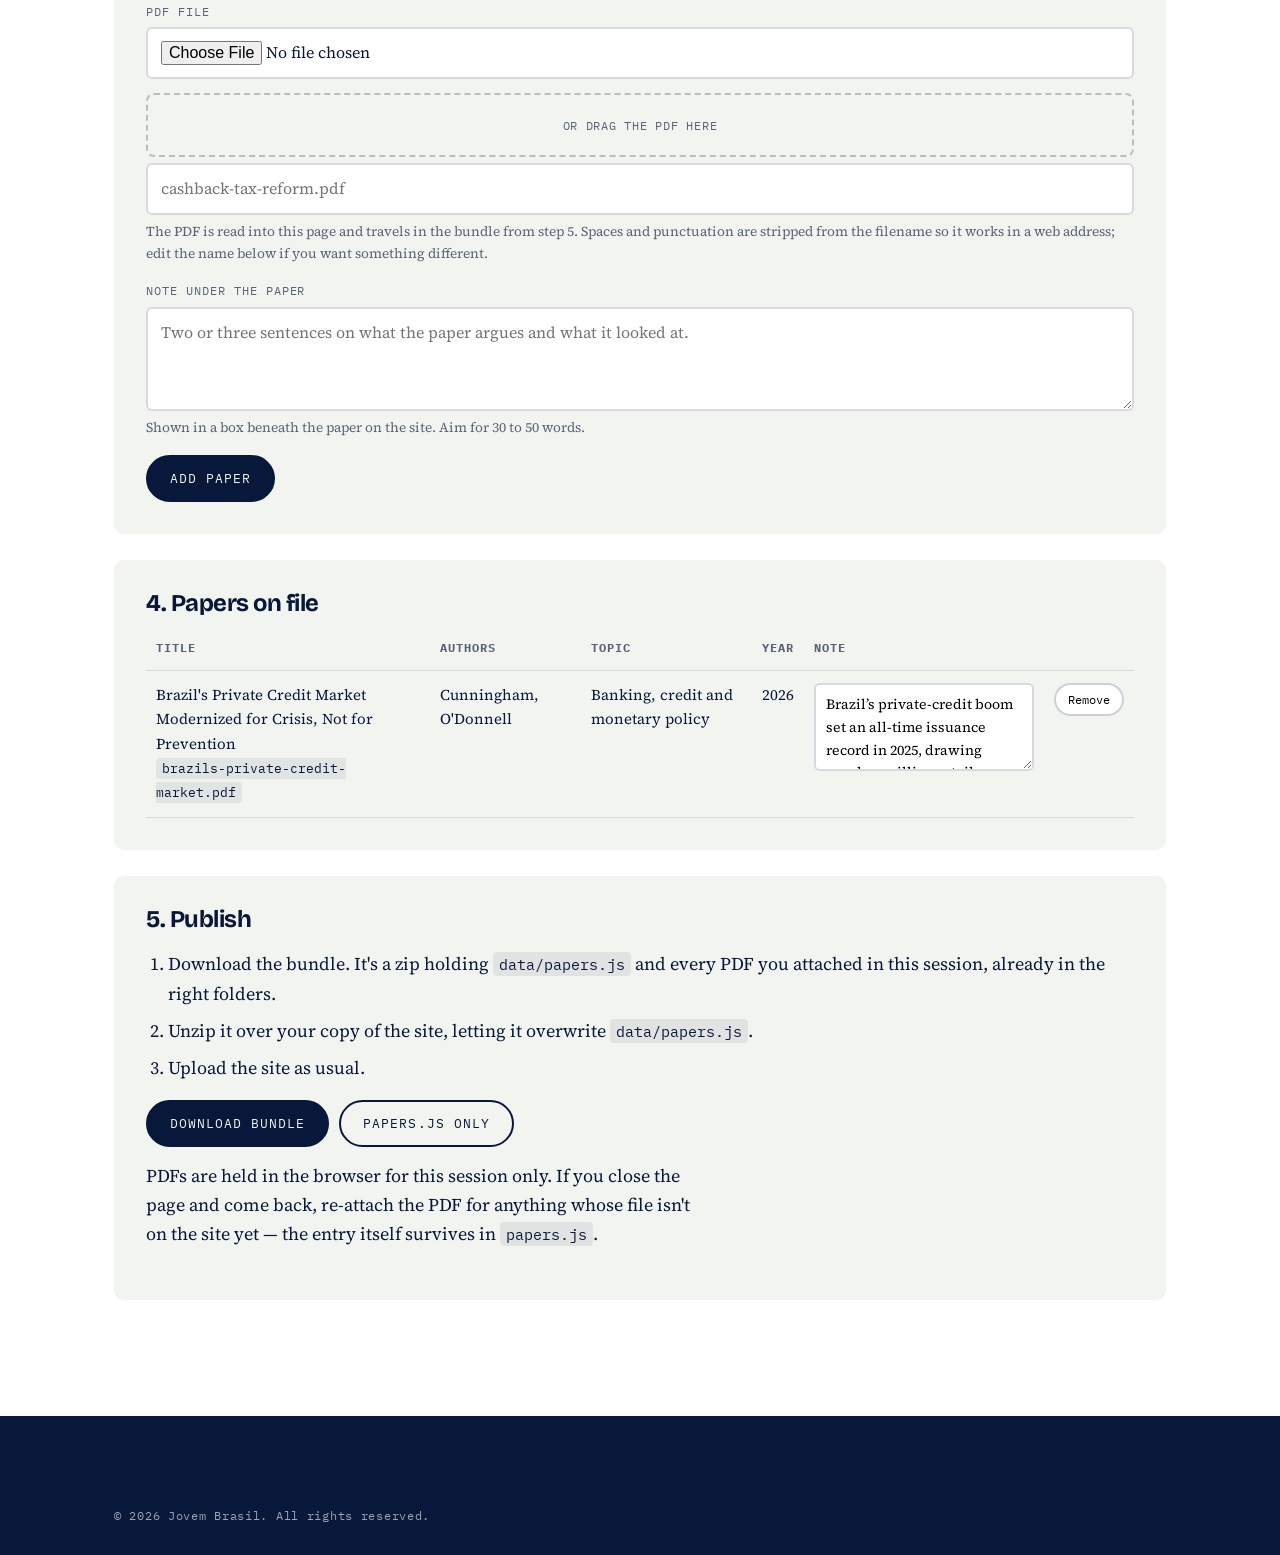
<file: jovem-brasil/admin.html>
<!DOCTYPE html>
<html lang="en">
<head>
<meta charset="utf-8">
<meta name="viewport" content="width=device-width, initial-scale=1">
<meta name="robots" content="noindex, nofollow">
<title>Admin — Jovem Brasil</title>
<link rel="preconnect" href="https://fonts.googleapis.com">
<link rel="preconnect" href="https://fonts.gstatic.com" crossorigin>
<link href="https://fonts.googleapis.com/css2?family=Bricolage+Grotesque:opsz,wdth,wght@12..96,75..100,400..800&family=IBM+Plex+Mono:wght@400;500&family=Source+Serif+4:ital,opsz,wght@0,8..60,300..700;1,8..60,400&display=swap" rel="stylesheet">
<link rel="stylesheet" href="assets/styles.css">
<style>
  body { background: #fff; }
  .panel { padding: 40px 0 90px; }
  .card { background: var(--paper); border-radius: 10px; padding: clamp(20px, 3vw, 32px); margin-bottom: 26px; }
  .field { display: grid; gap: 6px; margin-bottom: 16px; }
  .field label { font-family: var(--util); font-size: 0.76rem; letter-spacing: 0.08em; text-transform: uppercase; color: var(--grey); }
  .field input, .field select, .field textarea {
    font: inherit; font-size: 1rem; padding: 11px 13px; border: 2px solid rgba(8,24,58,.16);
    border-radius: 6px; background: #fff; color: var(--ink); width: 100%;
  }
  .field input:focus, .field select:focus, .field textarea:focus { border-color: var(--blue); outline: none; }
  .field .hint { font-size: 0.85rem; color: var(--grey); }
  .pair { display: grid; grid-template-columns: 1fr 1fr; gap: 16px; }
  .row { display: flex; flex-wrap: wrap; gap: 10px; align-items: center; }
  table { width: 100%; border-collapse: collapse; font-size: 0.94rem; }
  td textarea { font: inherit; font-size: 0.88rem; width: 100%; padding: 8px 10px; border: 2px solid rgba(8,24,58,.16); border-radius: 6px; resize: vertical; }
  td textarea:focus { border-color: var(--blue); outline: none; }
  th, td { text-align: left; padding: 12px 10px; border-bottom: 1px solid rgba(8,24,58,.12); vertical-align: top; }
  th { font-family: var(--util); font-size: 0.72rem; letter-spacing: 0.08em; text-transform: uppercase; color: var(--grey); }
  .drop {
    margin-top: 8px; padding: 20px; text-align: center; border-radius: 8px;
    border: 2px dashed rgba(8,24,58,.24); color: var(--grey);
    font-family: var(--util); font-size: 0.78rem; letter-spacing: .06em; text-transform: uppercase;
  }
  .drop.over { border-color: var(--green); background: rgba(0,156,59,.08); color: var(--green-dark); }
  .attached { font-family: var(--util); font-size: 0.66rem; letter-spacing: .08em; text-transform: uppercase; color: var(--green-dark); }
  .mini { font-family: var(--util); font-size: 0.72rem; padding: 7px 12px; border-radius: 100px; border: 2px solid rgba(8,24,58,.2); background: #fff; cursor: pointer; }
  .mini:hover { border-color: var(--green); }
  .mini.danger:hover { border-color: #c62828; color: #c62828; }
  .notice { background: var(--yellow); border-radius: 8px; padding: 16px 18px; font-size: 0.95rem; margin-bottom: 26px; }
  .status { font-family: var(--util); font-size: 0.82rem; color: var(--green-dark); min-height: 1.4em; }
  ol.steps-list { padding-left: 22px; }
  ol.steps-list li { margin-bottom: 8px; }
  code { font-family: var(--util); font-size: 0.86em; background: rgba(8,24,58,.07); padding: 2px 6px; border-radius: 4px; }
</style>
</head>
<body>

<header class="topbar">
  <div class="wrap">
    <a class="brand" href="index.html">
      <svg class="lozenge" viewBox="0 0 40 40" aria-hidden="true">
        <circle cx="20" cy="20" r="20" fill="#009c3b"/>
        <circle cx="20" cy="20" r="15" fill="#002776"/>
        <circle cx="20" cy="20" r="15" fill="none" stroke="#ffd400" stroke-width="1.6"/>
        <path d="M 0.0,-10.0 L 2.41,-3.32 L 9.51,-3.09 L 3.9,1.27 L 5.88,8.09 L 0.0,4.1 L -5.88,8.09 L -3.9,1.27 L -9.51,-3.09 L -2.41,-3.32 Z" fill="#ffffff" transform="translate(20,20) scale(0.82)"/>
      </svg>
      Jovem Brasil
    </a>
    <nav class="menu">
      <a href="publications.html">View the site</a>
    </nav>
  </div>
</header>

<main class="panel">
  <div class="wrap">
    <h1 style="font-size:clamp(2.2rem,6vw,3.4rem)">Admin</h1>
    <p class="lead">Enter the papers here, export <code>papers.js</code>, and upload it alongside the PDFs. Notes can be edited straight in the table in step 4.</p>

    <div class="notice">
      This page has no password, because the site is static. Keep <code>admin.html</code> out of the deploy, or lock the URL through your hosting provider.
    </div>

    <section class="card">
      <h2 style="font-size:1.5rem">1. Start from what's live</h2>
      <p>This page loads the current <code>data/papers.js</code> when it opens. If you're editing from another computer, load the file by hand.</p>
      <div class="row">
        <input type="file" id="import" style="max-width:320px">
        <span class="status" id="status-import"></span>
      </div>
    </section>

    <section class="card">
      <h2 style="font-size:1.5rem">2. Topics</h2>
      <p>Topics become the buttons on the publications page.</p>
      <div id="topic-table"></div>
      <div class="pair" style="margin-top:18px">
        <div class="field">
          <label for="t-name">Topic name</label>
          <input id="t-name" placeholder="Democracy and representation">
        </div>
        <div class="field">
          <label for="t-id">Identifier</label>
          <input id="t-id" placeholder="democracy">
          <span class="hint">No spaces or accents. Stored in the file, never shown on the site.</span>
        </div>
      </div>
      <button class="button" id="add-topic" type="button">Add topic</button>
    </section>

    <section class="card">
      <h2 style="font-size:1.5rem">3. New paper</h2>
      <div class="field">
        <label for="p-title">Title</label>
        <input id="p-title" placeholder="Cashback in the tax reform and the households it misses">
      </div>
      <div class="field">
        <label for="p-authors">Authors</label>
        <input id="p-authors" placeholder="First Last, Another Name">
        <span class="hint">Separate with commas. They appear in exactly this order.</span>
      </div>
      <div class="pair">
        <div class="field">
          <label for="p-topic">Topic</label>
          <select id="p-topic"></select>
        </div>
        <div class="field">
          <label for="p-year">Year</label>
          <input id="p-year" inputmode="numeric" placeholder="2026">
        </div>
      </div>
      <div class="field">
        <label for="p-pdf">PDF file</label>
        <input type="file" id="p-pdf">
        <div id="drop" class="drop">or drag the PDF here</div>
        <input id="p-file" placeholder="cashback-tax-reform.pdf">
        <span class="hint">The PDF is read into this page and travels in the bundle from step 5. Spaces and punctuation are stripped from the filename so it works in a web address; edit the name below if you want something different.</span>
      </div>
      <div class="field">
        <label for="p-summary">Note under the paper</label>
        <textarea id="p-summary" rows="3" placeholder="Two or three sentences on what the paper argues and what it looked at."></textarea>
        <span class="hint">Shown in a box beneath the paper on the site. Aim for 30 to 50 words. <span id="wordcount"></span></span>
      </div>
      <div class="row">
        <button class="button" id="add-paper" type="button">Add paper</button>
        <span class="status" id="status-paper"></span>
      </div>
    </section>

    <section class="card">
      <h2 style="font-size:1.5rem">4. Papers on file</h2>
      <table>
        <thead>
          <tr><th>Title</th><th>Authors</th><th>Topic</th><th>Year</th><th>Note</th><th></th></tr>
        </thead>
        <tbody id="paper-rows"></tbody>
      </table>
    </section>

    <section class="card">
      <h2 style="font-size:1.5rem">5. Publish</h2>
      <ol class="steps-list">
        <li>Download the bundle. It's a zip holding <code>data/papers.js</code> and every PDF you attached in this session, already in the right folders.</li>
        <li>Unzip it over your copy of the site, letting it overwrite <code>data/papers.js</code>.</li>
        <li>Upload the site as usual.</li>
      </ol>
      <div class="row">
        <button class="button" id="export" type="button">Download bundle</button>
        <button class="button ghost" id="export-js" type="button">papers.js only</button>
        <span class="status" id="status-export"></span>
      </div>
      <p class="hint" style="margin-top:14px">PDFs are held in the browser for this session only. If you close the page and come back, re-attach the PDF for anything whose file isn't on the site yet — the entry itself survives in <code>papers.js</code>.</p>
    </section>
  </div>
</main>

<footer class="site-footer">
  <div class="wrap">
    <div class="rights" style="margin-top:0;border:0">
      <span>© 2026 Jovem Brasil. All rights reserved.</span>
    </div>
  </div>
</footer>

<script src="data/papers.js"></script>
<script src="assets/zip.js"></script>
<script>
(function () {
  var data = window.JB_PAPERS && window.JB_PAPERS.topics
    ? JSON.parse(JSON.stringify(window.JB_PAPERS))
    : { topics: [], papers: [] };

  var $ = function (id) { return document.getElementById(id); };

  function status(id, text) {
    var el = $(id);
    el.textContent = text;
    setTimeout(function () { if (el.textContent === text) el.textContent = ""; }, 4000);
  }

  function safeFilename(name) {
    var dot = name.lastIndexOf(".");
    var stem = dot > 0 ? name.slice(0, dot) : name;
    var ext = dot > 0 ? name.slice(dot).toLowerCase() : ".pdf";
    var clean = stem.normalize("NFD").replace(/[\u0300-\u036f]/g, "")
      .toLowerCase().replace(/['\u2019]/g, "").replace(/[^a-z0-9]+/g, "-")
      .replace(/^-|-$/g, "").slice(0, 60);
    return (clean || "paper") + ext;
  }

  function slug(s) {
    return s.normalize("NFD").replace(/[\u0300-\u036f]/g, "")
      .toLowerCase().replace(/[^a-z0-9]+/g, "-").replace(/^-|-$/g, "");
  }

  function topicName(id) {
    var n = id;
    data.topics.forEach(function (t) { if (t.id === id) n = t.name; });
    return n;
  }

  function drawTopics() {
    var box = $("topic-table");
    box.innerHTML = "";
    if (!data.topics.length) {
      box.innerHTML = '<p class="hint">No topics yet.</p>';
    } else {
      var table = document.createElement("table");
      table.innerHTML = "<thead><tr><th>Topic</th><th>Identifier</th><th>Papers</th><th></th></tr></thead>";
      var body = document.createElement("tbody");
      data.topics.forEach(function (topic, i) {
        var n = data.papers.filter(function (p) { return p.topic === topic.id; }).length;
        var tr = document.createElement("tr");
        tr.innerHTML = "<td>" + topic.name + "</td><td><code>" + topic.id + "</code></td><td>" + n + "</td>";
        var td = document.createElement("td");
        var b = document.createElement("button");
        b.className = "mini danger";
        b.type = "button";
        b.textContent = "Remove";
        b.addEventListener("click", function () {
          if (n > 0) { alert("This topic has " + n + " paper(s). Move them to another topic before removing it."); return; }
          data.topics.splice(i, 1);
          drawAll();
        });
        td.appendChild(b);
        tr.appendChild(td);
        body.appendChild(tr);
      });
      table.appendChild(body);
      box.appendChild(table);
    }

    var sel = $("p-topic");
    sel.innerHTML = "";
    data.topics.forEach(function (topic) {
      var o = document.createElement("option");
      o.value = topic.id;
      o.textContent = topic.name;
      sel.appendChild(o);
    });
  }

  function drawPapers() {
    var body = $("paper-rows");
    body.innerHTML = "";
    if (!data.papers.length) {
      body.innerHTML = '<tr><td colspan="6" class="hint">Nothing on file. The site shows the "stay tuned" panel.</td></tr>';
      return;
    }
    data.papers.forEach(function (p, i) {
      var tr = document.createElement("tr");
      tr.innerHTML =
        "<td>" + p.title + "<br><code>" + p.file + "</code>" +
        (blobs[p.file] ? ' <span class="attached">PDF attached</span>' : "") + "</td><td>" + (p.authors || []).join(", ") + "</td><td>" +
        topicName(p.topic) + "</td><td>" + (p.year || "") + "</td>";

      var noteCell = document.createElement("td");
      var note = document.createElement("textarea");
      note.rows = 3;
      note.value = p.summary || "";
      note.placeholder = "No note yet.";
      note.style.minWidth = "220px";
      note.addEventListener("input", function () { p.summary = this.value; });
      noteCell.appendChild(note);
      tr.appendChild(noteCell);

      var td = document.createElement("td");
      var b = document.createElement("button");
      b.className = "mini danger";
      b.type = "button";
      b.textContent = "Remove";
      b.addEventListener("click", function () {
        if (confirm('Remove "' + p.title + '" from the list?')) { data.papers.splice(i, 1); drawAll(); }
      });
      td.appendChild(b);
      tr.appendChild(td);
      body.appendChild(tr);
    });
  }

  function drawAll() { drawTopics(); drawPapers(); }

  $("t-name").addEventListener("input", function () {
    if (!$("t-id").dataset.touched) $("t-id").value = slug(this.value);
  });
  $("t-id").addEventListener("input", function () { this.dataset.touched = "1"; });

  $("add-topic").addEventListener("click", function () {
    var name = $("t-name").value.trim();
    var id = slug($("t-id").value.trim() || name);
    if (!name || !id) { alert("Enter a topic name."); return; }
    if (data.topics.some(function (t) { return t.id === id; })) { alert("A topic with that identifier already exists."); return; }
    data.topics.push({ id: id, name: name });
    $("t-name").value = "";
    $("t-id").value = "";
    delete $("t-id").dataset.touched;
    drawAll();
  });

  var counter = $("wordcount");
  $("p-summary").addEventListener("input", function () {
    var n = this.value.trim().split(/\s+/).filter(Boolean).length;
    counter.textContent = n ? n + (n === 1 ? " word" : " words") + (n > 60 ? " — getting long" : "") : "";
  });

  var blobs = {};        /* filename -> Uint8Array, this session only */
  var pendingPdf = null;  /* Promise resolving to { name, bytes } */

  function readFile(file) {
    return new Promise(function (resolve, reject) {
      var r = new FileReader();
      r.onload = function () { resolve(new Uint8Array(r.result)); };
      r.onerror = function () { reject(r.error); };
      r.readAsArrayBuffer(file);
    });
  }

  function takePdf(file) {
    if (!file) { pendingPdf = null; return; }
    if (!/\.pdf$/i.test(file.name)) {
      status("status-paper", "That isn't a PDF \u2014 the file needs to end in .pdf.");
      return;
    }
    var tidy = safeFilename(file.name);
    $("p-file").value = tidy;
    status("status-paper", "Reading " + file.name + "\u2026");
    pendingPdf = readFile(file).then(function (bytes) {
      status("status-paper", "Loaded (" + Math.round(bytes.length / 1024) + " KB)" +
        (tidy !== file.name ? ", saved as " + tidy : "") + ". Now click Add paper.");
      return { name: tidy, bytes: bytes };
    }).catch(function () {
      status("status-paper", "Couldn't read that file. Try choosing it again.");
      return null;
    });
  }

  $("p-pdf").addEventListener("change", function () {
    takePdf(this.files && this.files[0]);
  });

  var drop = $("drop");
  ["dragenter", "dragover"].forEach(function (ev) {
    drop.addEventListener(ev, function (e) { e.preventDefault(); drop.classList.add("over"); });
  });
  ["dragleave", "drop"].forEach(function (ev) {
    drop.addEventListener(ev, function () { drop.classList.remove("over"); });
  });
  drop.addEventListener("drop", function (e) {
    e.preventDefault();
    takePdf(e.dataTransfer && e.dataTransfer.files && e.dataTransfer.files[0]);
  });

  $("add-paper").addEventListener("click", function () {
    var title = $("p-title").value.trim();
    var authors = $("p-authors").value.split(",").map(function (s) { return s.trim(); }).filter(Boolean);
    var file = $("p-file").value.trim();
    var topic = $("p-topic").value;
    if (!title) { alert("The title is missing."); return; }
    if (!authors.length) { alert("Add at least one author."); return; }
    if (!file) { alert("The PDF filename is missing."); return; }
    if (!topic) { alert("Add a topic before adding a paper."); return; }

    var entry = {
      title: title,
      authors: authors,
      topic: topic,
      year: $("p-year").value.trim(),
      file: file,
      summary: $("p-summary").value.trim()
    };

    var waitFor = pendingPdf || Promise.resolve(null);
    pendingPdf = null;

    waitFor.then(function (pdf) {
      if (pdf) blobs[file] = pdf.bytes;
      data.papers.push(entry);

      ["p-title", "p-authors", "p-year", "p-file", "p-summary"].forEach(function (id) { $(id).value = ""; });
      $("p-pdf").value = "";
      counter.textContent = "";
      drawAll();
      status("status-paper", pdf
        ? "Added with its PDF. Download the bundle in step 5."
        : "Added, but no PDF attached \u2014 the bundle will only carry papers.js.");
    });
  });

  $("import").addEventListener("change", function () {
    var f = this.files && this.files[0];
    if (!f) return;
    var reader = new FileReader();
    reader.onload = function () {
      try {
        var raw = String(reader.result).replace(/^[\s\S]*?window\.JB_PAPERS\s*=\s*/, "").replace(/;?\s*$/, "");
        var loaded = JSON.parse(raw);
        if (!loaded || !Array.isArray(loaded.topics)) throw new Error("shape");
        data = { topics: loaded.topics, papers: loaded.papers || [] };
        drawAll();
        status("status-import", "Loaded: " + data.topics.length + " topic(s), " + data.papers.length + " paper(s).");
      } catch (e) {
        status("status-import", "Couldn't read that file. Use the papers.js this page exports.");
      }
    };
    reader.readAsText(f);
  });

  function papersFileContents() {
    return "/* Generated by /admin.html \u2014 replace this file with the one the admin page exports. */\n" +
      "window.JB_PAPERS = " + JSON.stringify(data, null, 2) + ";\n";
  }

  function download(blob, name) {
    var url = URL.createObjectURL(blob);
    var a = document.createElement("a");
    a.href = url;
    a.download = name;
    document.body.appendChild(a);
    a.click();
    document.body.removeChild(a);
    setTimeout(function () { URL.revokeObjectURL(url); }, 1000);
  }

  $("export").addEventListener("click", function () {
    var files = [{
      name: "data/papers.js",
      bytes: new TextEncoder().encode(papersFileContents())
    }];

    Object.keys(blobs).forEach(function (name) {
      files.push({ name: "papers/" + name, bytes: blobs[name] });
    });

    download(window.JBZip.build(files), "jovem-brasil-update.zip");

    var n = files.length - 1;
    status("status-export", "Bundle downloaded: papers.js" + (n ? " and " + n + " PDF" + (n === 1 ? "" : "s") : "") + ".");
  });

  $("export-js").addEventListener("click", function () {
    download(new Blob([papersFileContents()], { type: "text/javascript" }), "papers.js");
    status("status-export", "papers.js downloaded on its own.");
  });

  drawAll();
})();
</script>
</body>
</html>
</file>
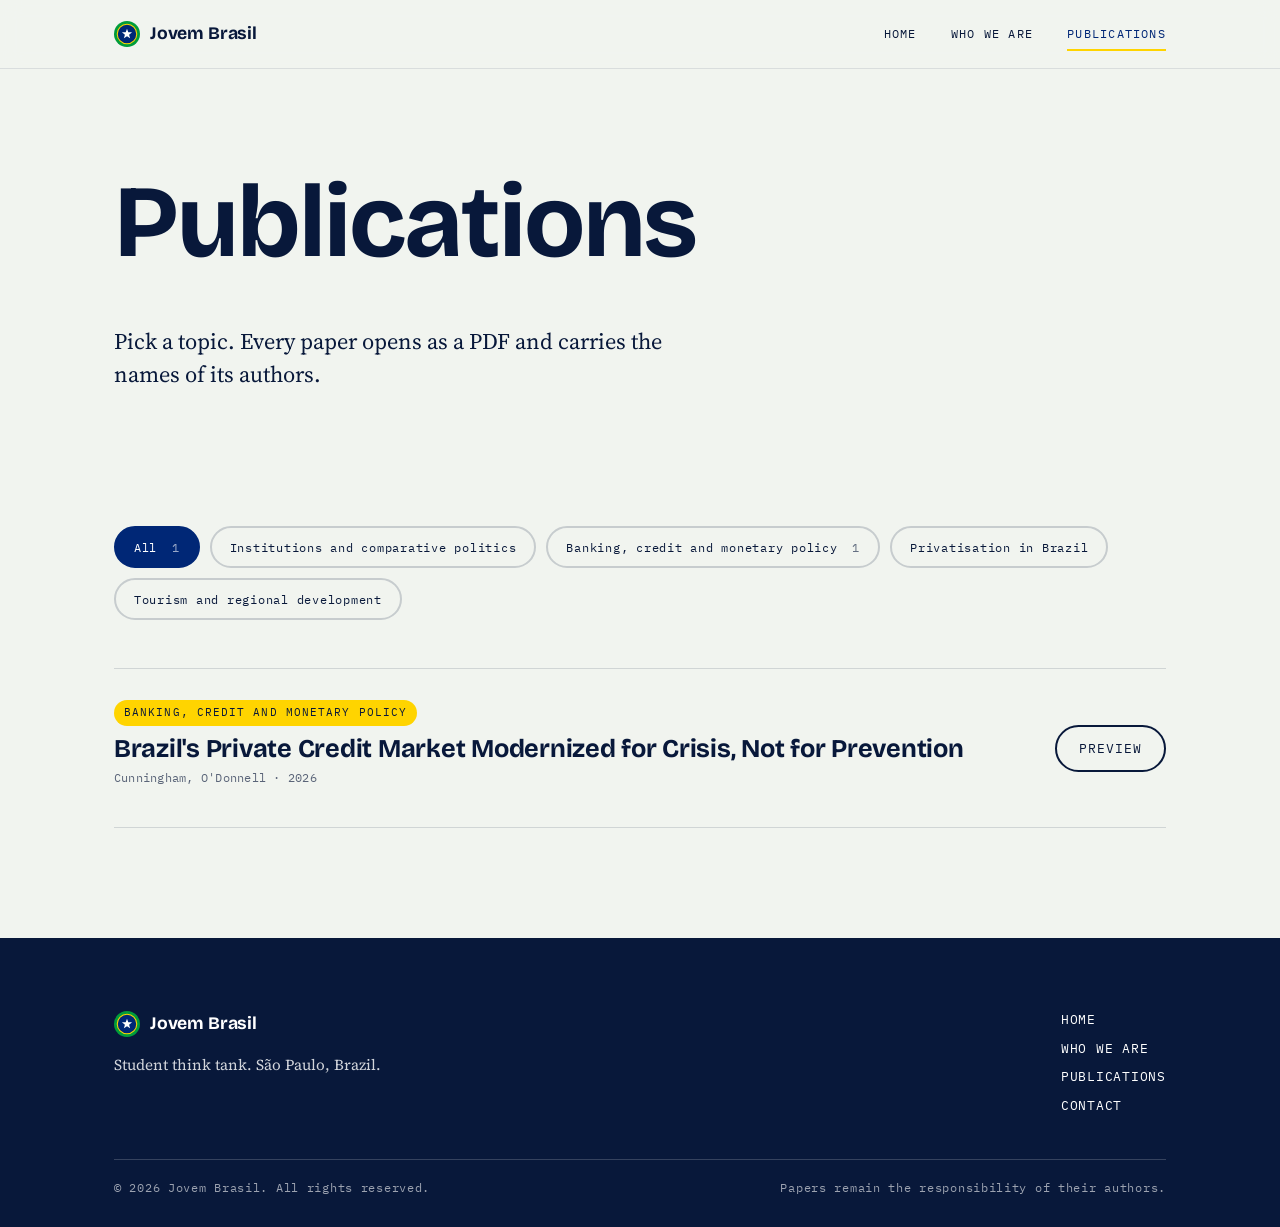
<file: jovem-brasil/publications.html>
<!DOCTYPE html>
<html lang="en">
<head>
<meta charset="utf-8">
<meta name="viewport" content="width=device-width, initial-scale=1">
<title>Publications — Jovem Brasil</title>
<meta name="description" content="Jovem Brasil papers as PDFs, grouped by topic.">
<link rel="preconnect" href="https://fonts.googleapis.com">
<link rel="preconnect" href="https://fonts.gstatic.com" crossorigin>
<link href="https://fonts.googleapis.com/css2?family=Bricolage+Grotesque:opsz,wdth,wght@12..96,75..100,400..800&family=IBM+Plex+Mono:wght@400;500&family=Source+Serif+4:ital,opsz,wght@0,8..60,300..700;1,8..60,400&display=swap" rel="stylesheet">
<link rel="stylesheet" href="assets/styles.css">
</head>
<body>

<header class="topbar">
  <div class="wrap">
    <a class="brand" href="index.html">
      <svg class="lozenge" viewBox="0 0 40 40" aria-hidden="true">
        <circle cx="20" cy="20" r="20" fill="#009c3b"/>
        <circle cx="20" cy="20" r="15" fill="#002776"/>
        <circle cx="20" cy="20" r="15" fill="none" stroke="#ffd400" stroke-width="1.6"/>
        <path d="M 0.0,-10.0 L 2.41,-3.32 L 9.51,-3.09 L 3.9,1.27 L 5.88,8.09 L 0.0,4.1 L -5.88,8.09 L -3.9,1.27 L -9.51,-3.09 L -2.41,-3.32 Z" fill="#ffffff" transform="translate(20,20) scale(0.82)"/>
      </svg>
      Jovem Brasil
    </a>
    <nav class="menu">
      <a href="index.html">Home</a>
      <a href="who-we-are.html">Who we are</a>
      <a href="publications.html" aria-current="page">Publications</a>
    </nav>
  </div>
</header>

<main>

<section class="hero" style="padding-bottom:0">
  <div class="wrap" style="display:block">
    <h1>Publications</h1>
    <p class="lead" style="max-width:50ch">Pick a topic. Every paper opens as a PDF and carries the names of its authors.</p>
  </div>
</section>

<section class="band" id="publications">
  <div class="wrap">
    <div id="topics" class="topics reveal"></div>
    <div id="list"></div>
  </div>
</section>

</main>

<footer class="site-footer">
  <div class="wrap">
    <div class="footer-grid">
      <div style="max-width:34ch">
        <a class="brand" href="index.html" style="color:#fff">
          <svg class="lozenge" viewBox="0 0 40 40" aria-hidden="true">
        <circle cx="20" cy="20" r="20" fill="#009c3b"/>
        <circle cx="20" cy="20" r="15" fill="#002776"/>
        <circle cx="20" cy="20" r="15" fill="none" stroke="#ffd400" stroke-width="1.6"/>
        <path d="M 0.0,-10.0 L 2.41,-3.32 L 9.51,-3.09 L 3.9,1.27 L 5.88,8.09 L 0.0,4.1 L -5.88,8.09 L -3.9,1.27 L -9.51,-3.09 L -2.41,-3.32 Z" fill="#ffffff" transform="translate(20,20) scale(0.82)"/>
      </svg>
          Jovem Brasil
        </a>
        <p style="margin-top:14px">Student think tank. São Paulo, Brazil.</p>
      </div>
      <nav>
        <a href="index.html">Home</a>
        <a href="who-we-are.html">Who we are</a>
        <a href="publications.html">Publications</a>
        <a href="mailto:contact@jovembrasil.org">Contact</a>
      </nav>
    </div>
    <div class="rights">
      <span>© 2026 Jovem Brasil. All rights reserved.</span>
      <span>Papers remain the responsibility of their authors.</span>
    </div>
  </div>
</footer>

<script src="data/papers.js"></script>
<script src="assets/site.js"></script>
</body>
</html>
</file>
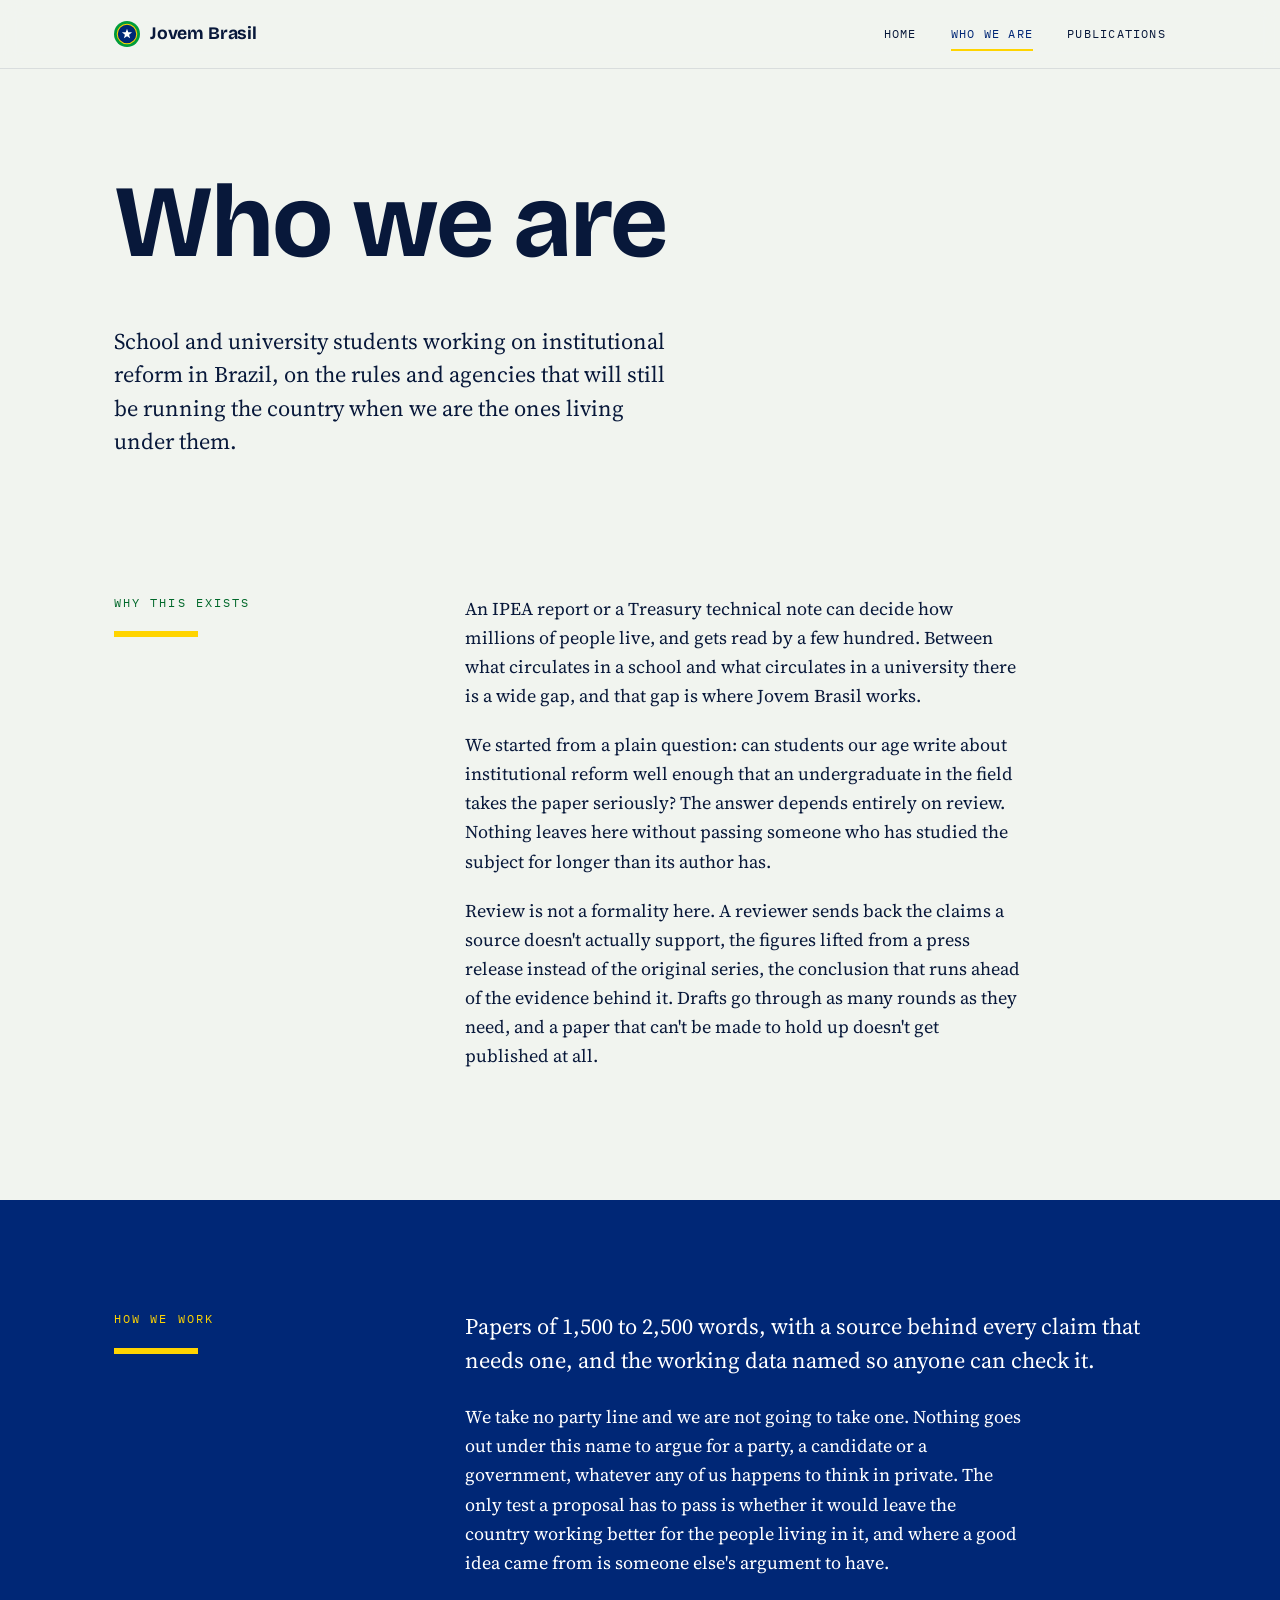
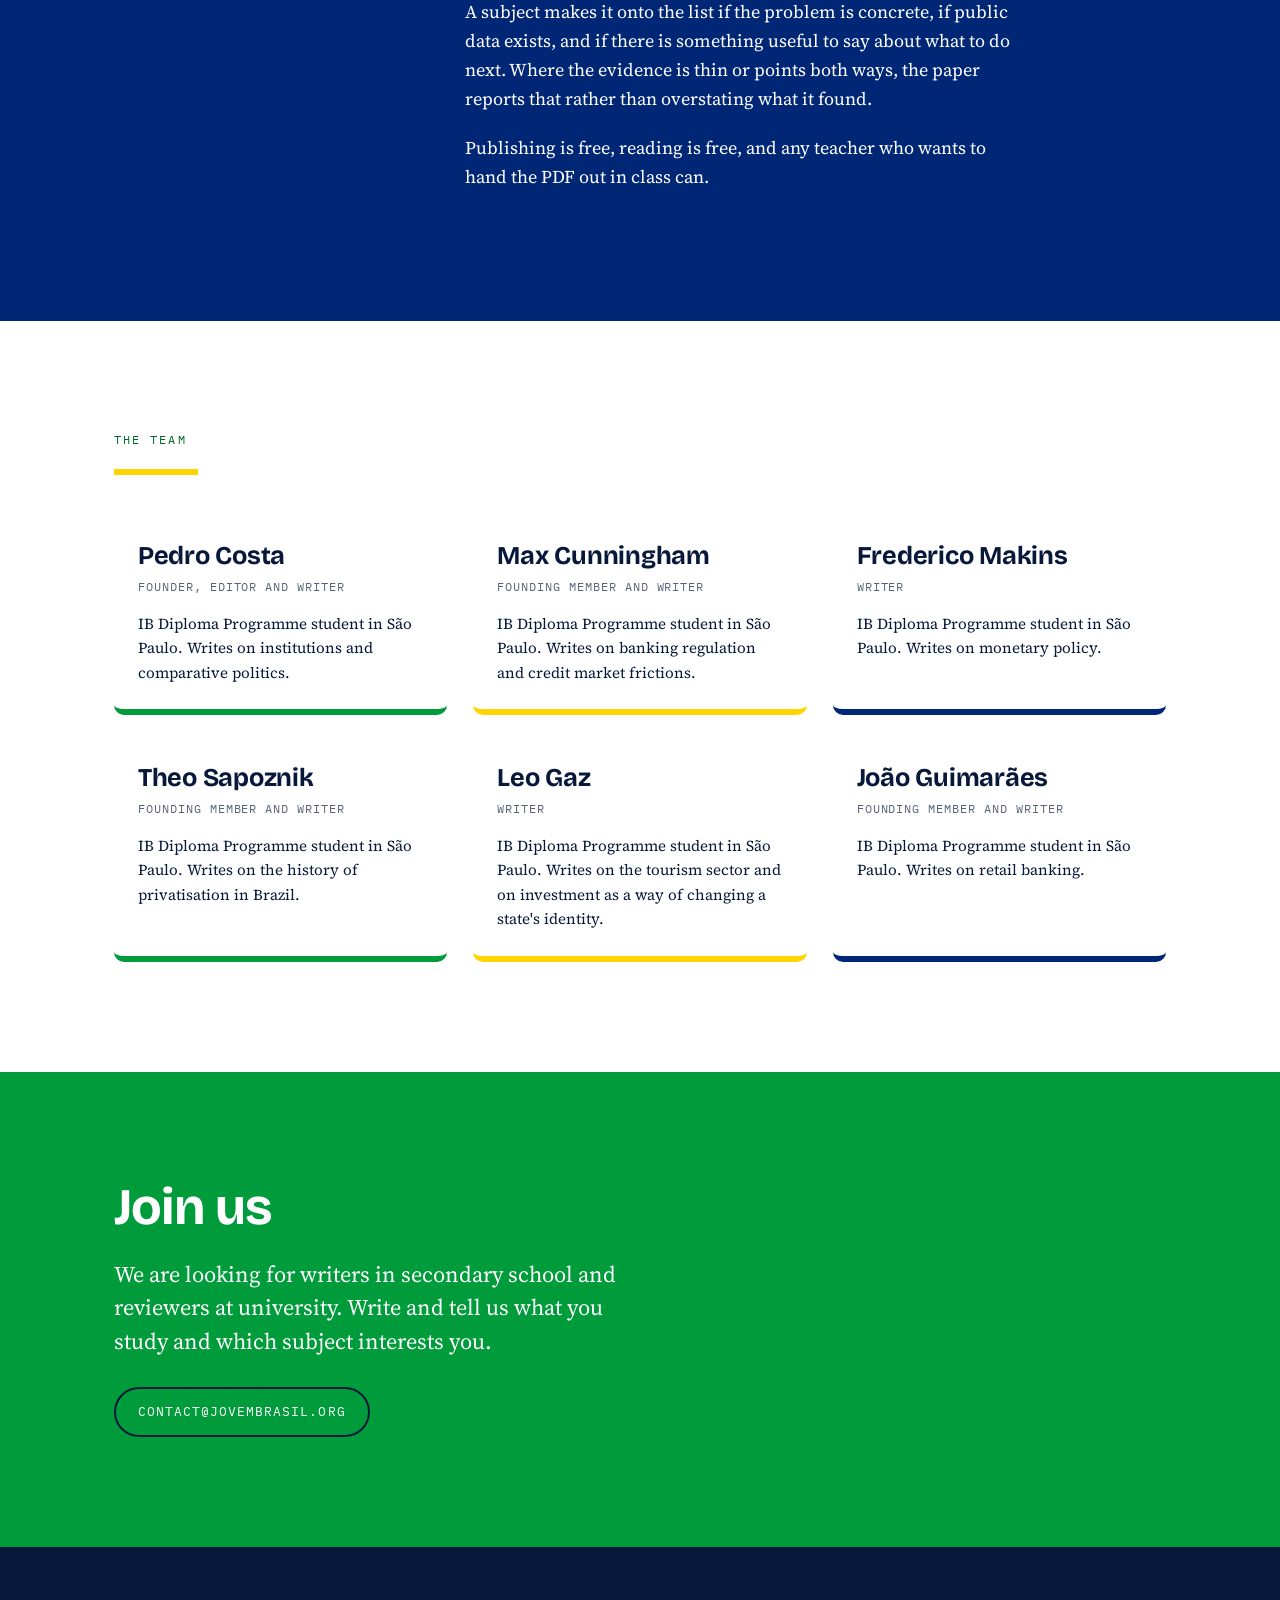
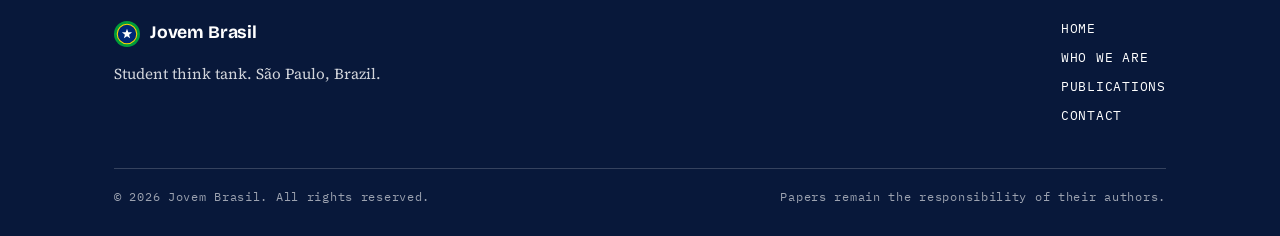
<file: jovem-brasil/who-we-are.html>
<!DOCTYPE html>
<html lang="en">
<head>
<meta charset="utf-8">
<meta name="viewport" content="width=device-width, initial-scale=1">
<title>Who we are — Jovem Brasil</title>
<meta name="description" content="Who runs Jovem Brasil and why the project exists.">
<link rel="preconnect" href="https://fonts.googleapis.com">
<link rel="preconnect" href="https://fonts.gstatic.com" crossorigin>
<link href="https://fonts.googleapis.com/css2?family=Bricolage+Grotesque:opsz,wdth,wght@12..96,75..100,400..800&family=IBM+Plex+Mono:wght@400;500&family=Source+Serif+4:ital,opsz,wght@0,8..60,300..700;1,8..60,400&display=swap" rel="stylesheet">
<link rel="stylesheet" href="assets/styles.css">
</head>
<body>

<header class="topbar">
  <div class="wrap">
    <a class="brand" href="index.html">
      <svg class="lozenge" viewBox="0 0 40 40" aria-hidden="true">
        <circle cx="20" cy="20" r="20" fill="#009c3b"/>
        <circle cx="20" cy="20" r="15" fill="#002776"/>
        <circle cx="20" cy="20" r="15" fill="none" stroke="#ffd400" stroke-width="1.6"/>
        <path d="M 0.0,-10.0 L 2.41,-3.32 L 9.51,-3.09 L 3.9,1.27 L 5.88,8.09 L 0.0,4.1 L -5.88,8.09 L -3.9,1.27 L -9.51,-3.09 L -2.41,-3.32 Z" fill="#ffffff" transform="translate(20,20) scale(0.82)"/>
      </svg>
      Jovem Brasil
    </a>
    <nav class="menu">
      <a href="index.html">Home</a>
      <a href="who-we-are.html" aria-current="page">Who we are</a>
      <a href="publications.html">Publications</a>
    </nav>
  </div>
</header>

<main>

<section class="hero" style="padding-bottom:0">
  <div class="wrap" style="display:block">
    <h1 style="max-width:14ch">Who we are</h1>
    <p class="lead" style="max-width:52ch">School and university students working on institutional reform in Brazil, on the rules and agencies that will still be running the country when we are the ones living under them.</p>
  </div>
</section>

<section class="band">
  <div class="wrap split">
    <div class="reveal">
      <span class="eyebrow">Why this exists</span>
      <hr class="rule">
    </div>
    <div class="reveal" style="--d:.1s">
      <p>An IPEA report or a Treasury technical note can decide how millions of people live, and gets read by a few hundred. Between what circulates in a school and what circulates in a university there is a wide gap, and that gap is where Jovem Brasil works.</p>
      <p>We started from a plain question: can students our age write about institutional reform well enough that an undergraduate in the field takes the paper seriously? The answer depends entirely on review. Nothing leaves here without passing someone who has studied the subject for longer than its author has.</p>
      <p>Review is not a formality here. A reviewer sends back the claims a source doesn't actually support, the figures lifted from a press release instead of the original series, the conclusion that runs ahead of the evidence behind it. Drafts go through as many rounds as they need, and a paper that can't be made to hold up doesn't get published at all.</p>
    </div>
  </div>
</section>

<section class="band blue">
  <div class="wrap split">
    <div class="reveal">
      <span class="eyebrow">How we work</span>
      <hr class="rule">
    </div>
    <div class="reveal" style="--d:.1s">
      <p class="lead">Papers of 1,500 to 2,500 words, with a source behind every claim that needs one, and the working data named so anyone can check it.</p>
      <p>We take no party line and we are not going to take one. Nothing goes out under this name to argue for a party, a candidate or a government, whatever any of us happens to think in private. The only test a proposal has to pass is whether it would leave the country working better for the people living in it, and where a good idea came from is someone else's argument to have.</p>
      <p>A subject makes it onto the list if the problem is concrete, if public data exists, and if there is something useful to say about what to do next. Where the evidence is thin or points both ways, the paper reports that rather than overstating what it found.</p>
      <p>Publishing is free, reading is free, and any teacher who wants to hand the PDF out in class can.</p>
    </div>
  </div>
</section>

<section class="band white">
  <div class="wrap">
    <div class="reveal">
      <span class="eyebrow">The team</span>
      <hr class="rule">
    </div>

    <!-- To add someone, copy a whole <article class="person"> block. -->
    <div class="team reveal" style="--d:.1s">
      <article class="person">
        <h3>Pedro Costa</h3>
        <span class="role">Founder, editor and writer</span>
        <p>IB Diploma Programme student in São Paulo. Writes on institutions and comparative politics.</p>
      </article>
      <article class="person">
        <h3>Max Cunningham</h3>
        <span class="role">Founding member and writer</span>
        <p>IB Diploma Programme student in São Paulo. Writes on banking regulation and credit market frictions.</p>
      </article>
      <article class="person">
        <h3>Frederico Makins</h3>
        <span class="role">Writer</span>
        <p>IB Diploma Programme student in São Paulo. Writes on monetary policy.</p>
      </article>
      <article class="person">
        <h3>Theo Sapoznik</h3>
        <span class="role">Founding member and writer</span>
        <p>IB Diploma Programme student in São Paulo. Writes on the history of privatisation in Brazil.</p>
      </article>
      <article class="person">
        <h3>Leo Gaz</h3>
        <span class="role">Writer</span>
        <p>IB Diploma Programme student in São Paulo. Writes on the tourism sector and on investment as a way of changing a state's identity.</p>
      </article>
      <article class="person">
        <h3>João Guimarães</h3>
        <span class="role">Founding member and writer</span>
        <p>IB Diploma Programme student in São Paulo. Writes on retail banking.</p>
      </article>
    </div>
  </div>
</section>

<section class="band green">
  <div class="wrap">
    <div class="reveal" style="max-width:60ch">
      <h2>Join us</h2>
      <p class="lead">We are looking for writers in secondary school and reviewers at university. Write and tell us what you study and which subject interests you.</p>
      <div class="actions">
        <a class="button ghost" href="mailto:contact@jovembrasil.org">contact@jovembrasil.org</a>
      </div>
    </div>
  </div>
</section>

</main>

<footer class="site-footer">
  <div class="wrap">
    <div class="footer-grid">
      <div style="max-width:34ch">
        <a class="brand" href="index.html" style="color:#fff">
          <svg class="lozenge" viewBox="0 0 40 40" aria-hidden="true">
        <circle cx="20" cy="20" r="20" fill="#009c3b"/>
        <circle cx="20" cy="20" r="15" fill="#002776"/>
        <circle cx="20" cy="20" r="15" fill="none" stroke="#ffd400" stroke-width="1.6"/>
        <path d="M 0.0,-10.0 L 2.41,-3.32 L 9.51,-3.09 L 3.9,1.27 L 5.88,8.09 L 0.0,4.1 L -5.88,8.09 L -3.9,1.27 L -9.51,-3.09 L -2.41,-3.32 Z" fill="#ffffff" transform="translate(20,20) scale(0.82)"/>
      </svg>
          Jovem Brasil
        </a>
        <p style="margin-top:14px">Student think tank. São Paulo, Brazil.</p>
      </div>
      <nav>
        <a href="index.html">Home</a>
        <a href="who-we-are.html">Who we are</a>
        <a href="publications.html">Publications</a>
        <a href="mailto:contact@jovembrasil.org">Contact</a>
      </nav>
    </div>
    <div class="rights">
      <span>© 2026 Jovem Brasil. All rights reserved.</span>
      <span>Papers remain the responsibility of their authors.</span>
    </div>
  </div>
</footer>

<script src="assets/site.js"></script>
</body>
</html>
</file>
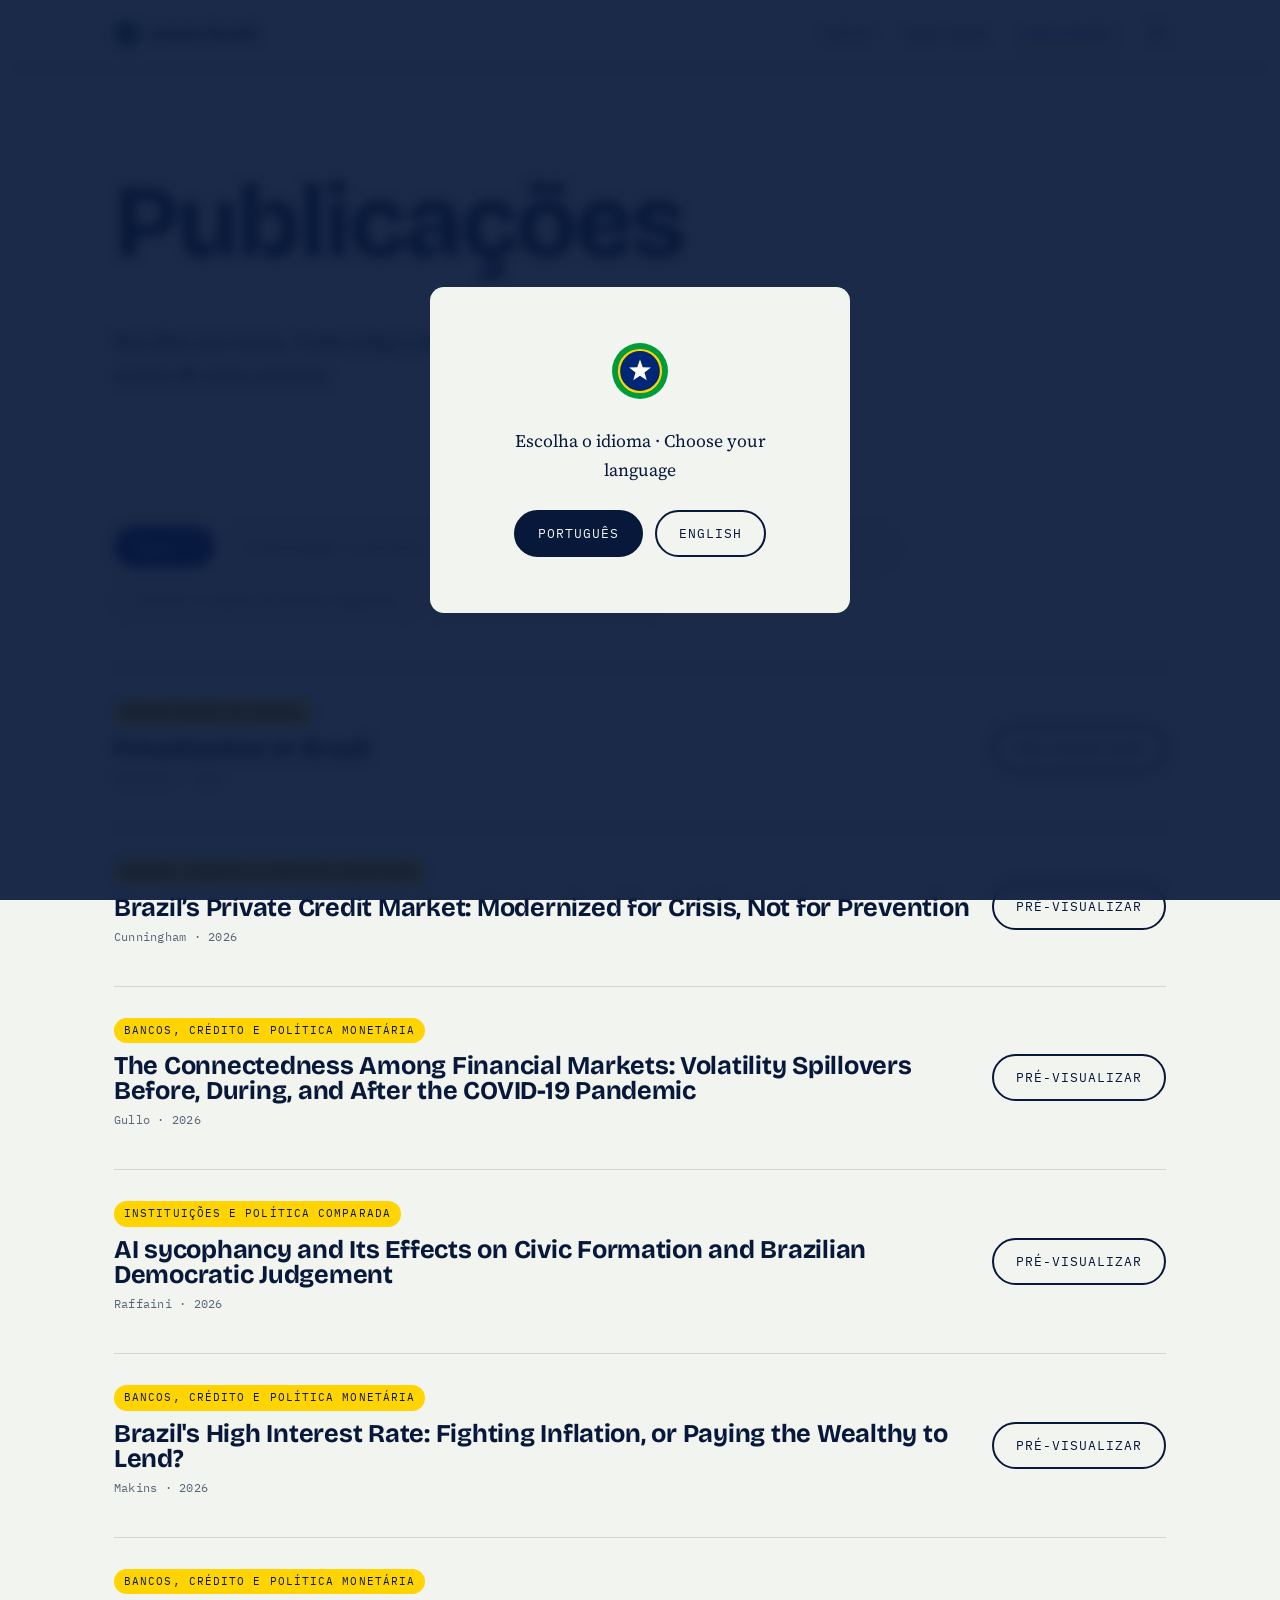
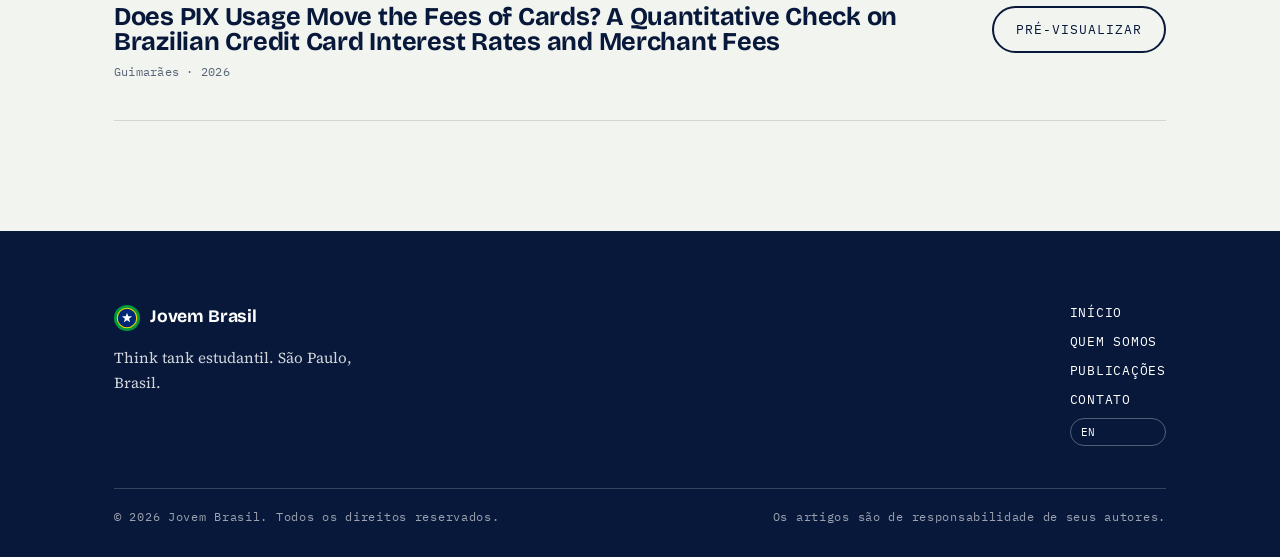
<file: pt/publications.html>
<!DOCTYPE html>
<html lang="pt-BR">
<head>
<meta charset="utf-8">
<meta name="viewport" content="width=device-width, initial-scale=1">
<title>Publicações — Jovem Brasil</title>
  <link rel="icon" href="../favicon.svg" type="image/svg+xml">
<link rel="apple-touch-icon" href="../apple-touch-icon.png">
<meta name="description" content="Artigos da Jovem Brasil em PDF, organizados por tema.">
<link rel="preconnect" href="https://fonts.googleapis.com">
<link rel="preconnect" href="https://fonts.gstatic.com" crossorigin>
<link href="https://fonts.googleapis.com/css2?family=Bricolage+Grotesque:opsz,wdth,wght@12..96,75..100,400..800&family=IBM+Plex+Mono:wght@400;500&family=Source+Serif+4:ital,opsz,wght@0,8..60,300..700;1,8..60,400&display=swap" rel="stylesheet">
<link rel="stylesheet" href="../assets/styles.css">
</head>
<body>

<header class="topbar">
  <div class="wrap">
    <a class="brand" href="index.html">
      <svg class="lozenge" viewBox="0 0 40 40" aria-hidden="true">
        <circle cx="20" cy="20" r="20" fill="#009c3b"/>
        <circle cx="20" cy="20" r="15" fill="#002776"/>
        <circle cx="20" cy="20" r="15" fill="none" stroke="#ffd400" stroke-width="1.6"/>
        <path d="M 0.0,-10.0 L 2.41,-3.32 L 9.51,-3.09 L 3.9,1.27 L 5.88,8.09 L 0.0,4.1 L -5.88,8.09 L -3.9,1.27 L -9.51,-3.09 L -2.41,-3.32 Z" fill="#ffffff" transform="translate(20,20) scale(0.82)"/>
      </svg>
      Jovem Brasil
    </a>
    <nav class="menu">
      <a href="index.html">Início</a>
      <a href="who-we-are.html">Quem somos</a>
      <a href="publications.html" aria-current="page">Publicações</a>
      <a href="../publications.html" class="lang-switch">EN</a>
    </nav>
  </div>
</header>

<main>

<section class="hero" style="padding-bottom:0">
  <div class="wrap" style="display:block">
    <h1>Publicações</h1>
    <p class="lead" style="max-width:50ch">Escolha um tema. Cada artigo abre em PDF e traz o nome de seus autores.</p>
  </div>
</section>

<section class="band" id="publications">
  <div class="wrap">
    <div id="topics" class="topics reveal"></div>
    <div id="list"></div>
  </div>
</section>

</main>

<footer class="site-footer">
  <div class="wrap">
    <div class="footer-grid">
      <div style="max-width:34ch">
        <a class="brand" href="index.html" style="color:#fff">
          <svg class="lozenge" viewBox="0 0 40 40" aria-hidden="true">
        <circle cx="20" cy="20" r="20" fill="#009c3b"/>
        <circle cx="20" cy="20" r="15" fill="#002776"/>
        <circle cx="20" cy="20" r="15" fill="none" stroke="#ffd400" stroke-width="1.6"/>
        <path d="M 0.0,-10.0 L 2.41,-3.32 L 9.51,-3.09 L 3.9,1.27 L 5.88,8.09 L 0.0,4.1 L -5.88,8.09 L -3.9,1.27 L -9.51,-3.09 L -2.41,-3.32 Z" fill="#ffffff" transform="translate(20,20) scale(0.82)"/>
      </svg>
          Jovem Brasil
        </a>
        <p style="margin-top:14px">Think tank estudantil. São Paulo, Brasil.</p>
      </div>
      <nav>
        <a href="index.html">Início</a>
        <a href="who-we-are.html">Quem somos</a>
        <a href="publications.html">Publicações</a>
        <a href="mailto:contact@jovembrasil.org">Contato</a>
        <a href="../publications.html" class="lang-switch">EN</a>
      </nav>
    </div>
    <div class="rights">
      <span>© 2026 Jovem Brasil. Todos os direitos reservados.</span>
      <span>Os artigos são de responsabilidade de seus autores.</span>
    </div>
  </div>
</footer>

<script>window.JB_LANG = "pt"; window.JB_BASE = "../";</script>
<script src="../data/papers.js"></script>
<script src="../assets/lang-gate.js"></script>
<script src="../assets/site.js"></script>
</body>
</html>
</file>
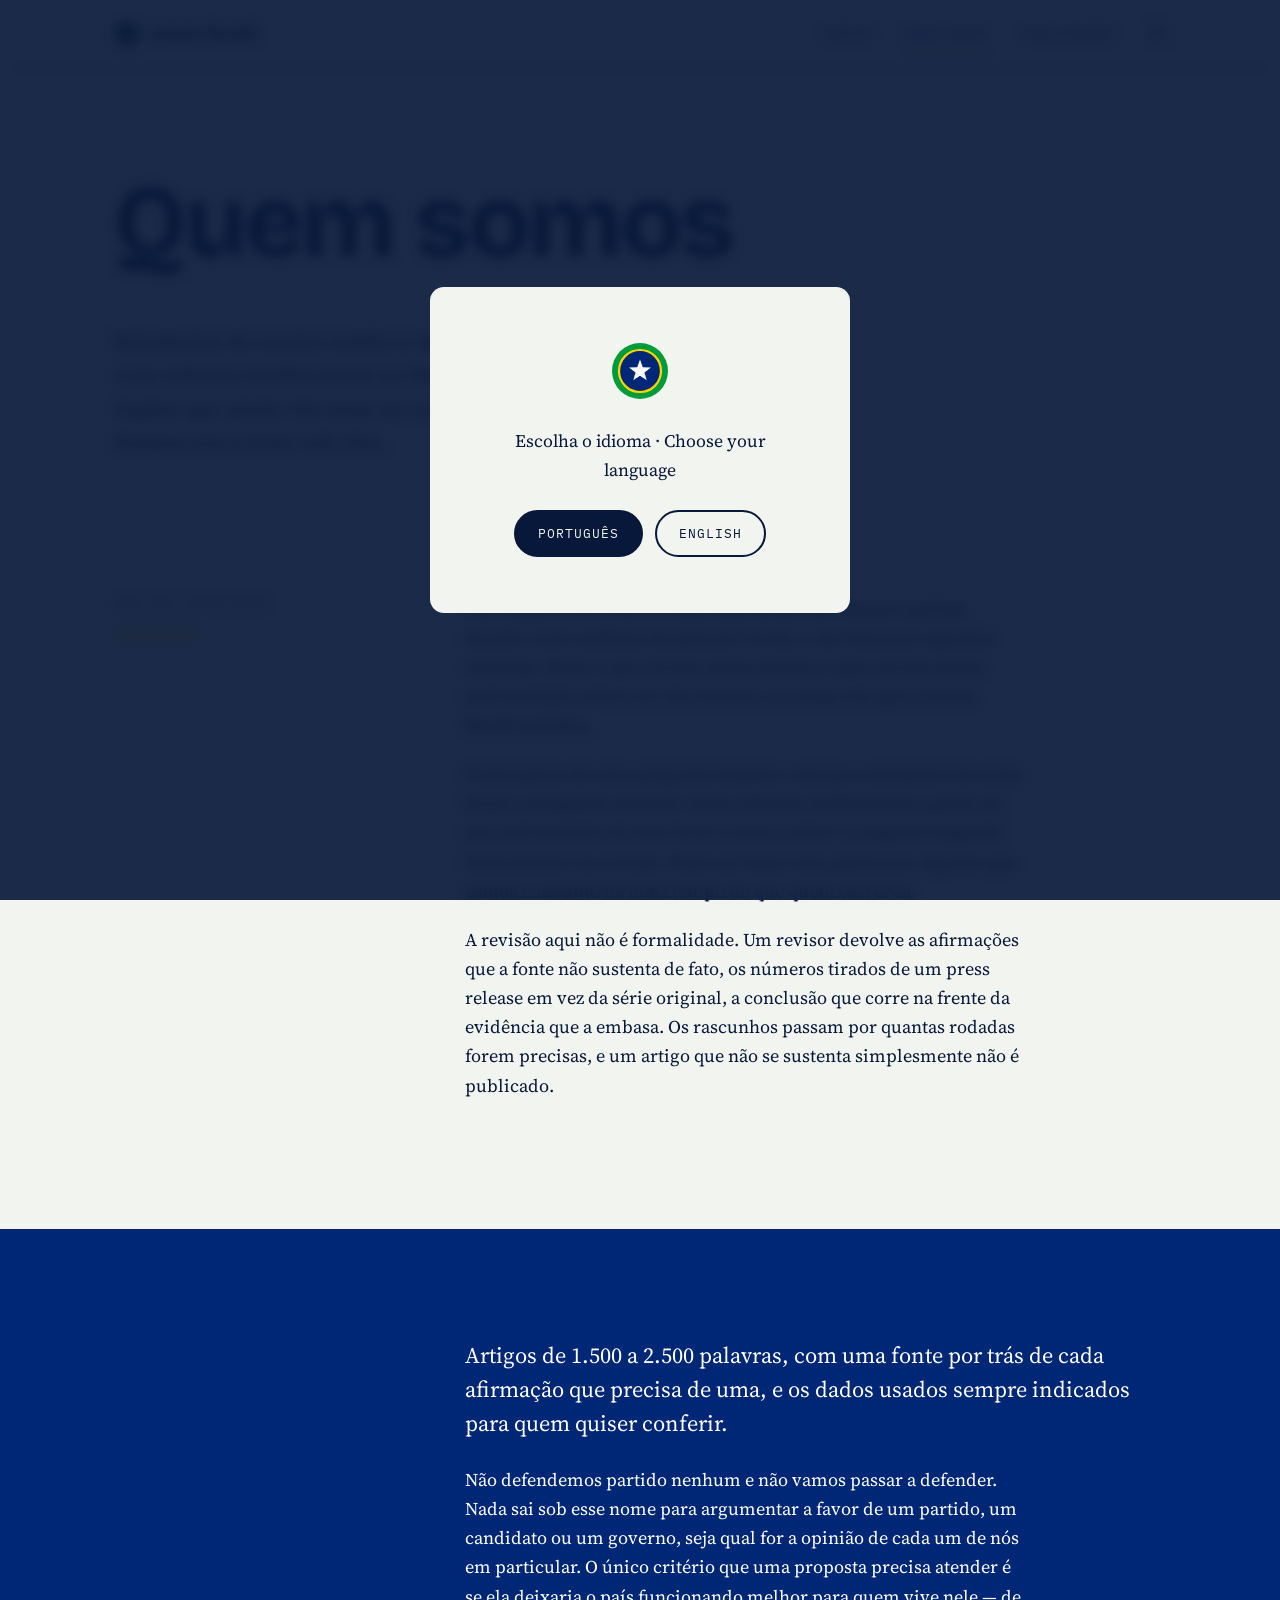
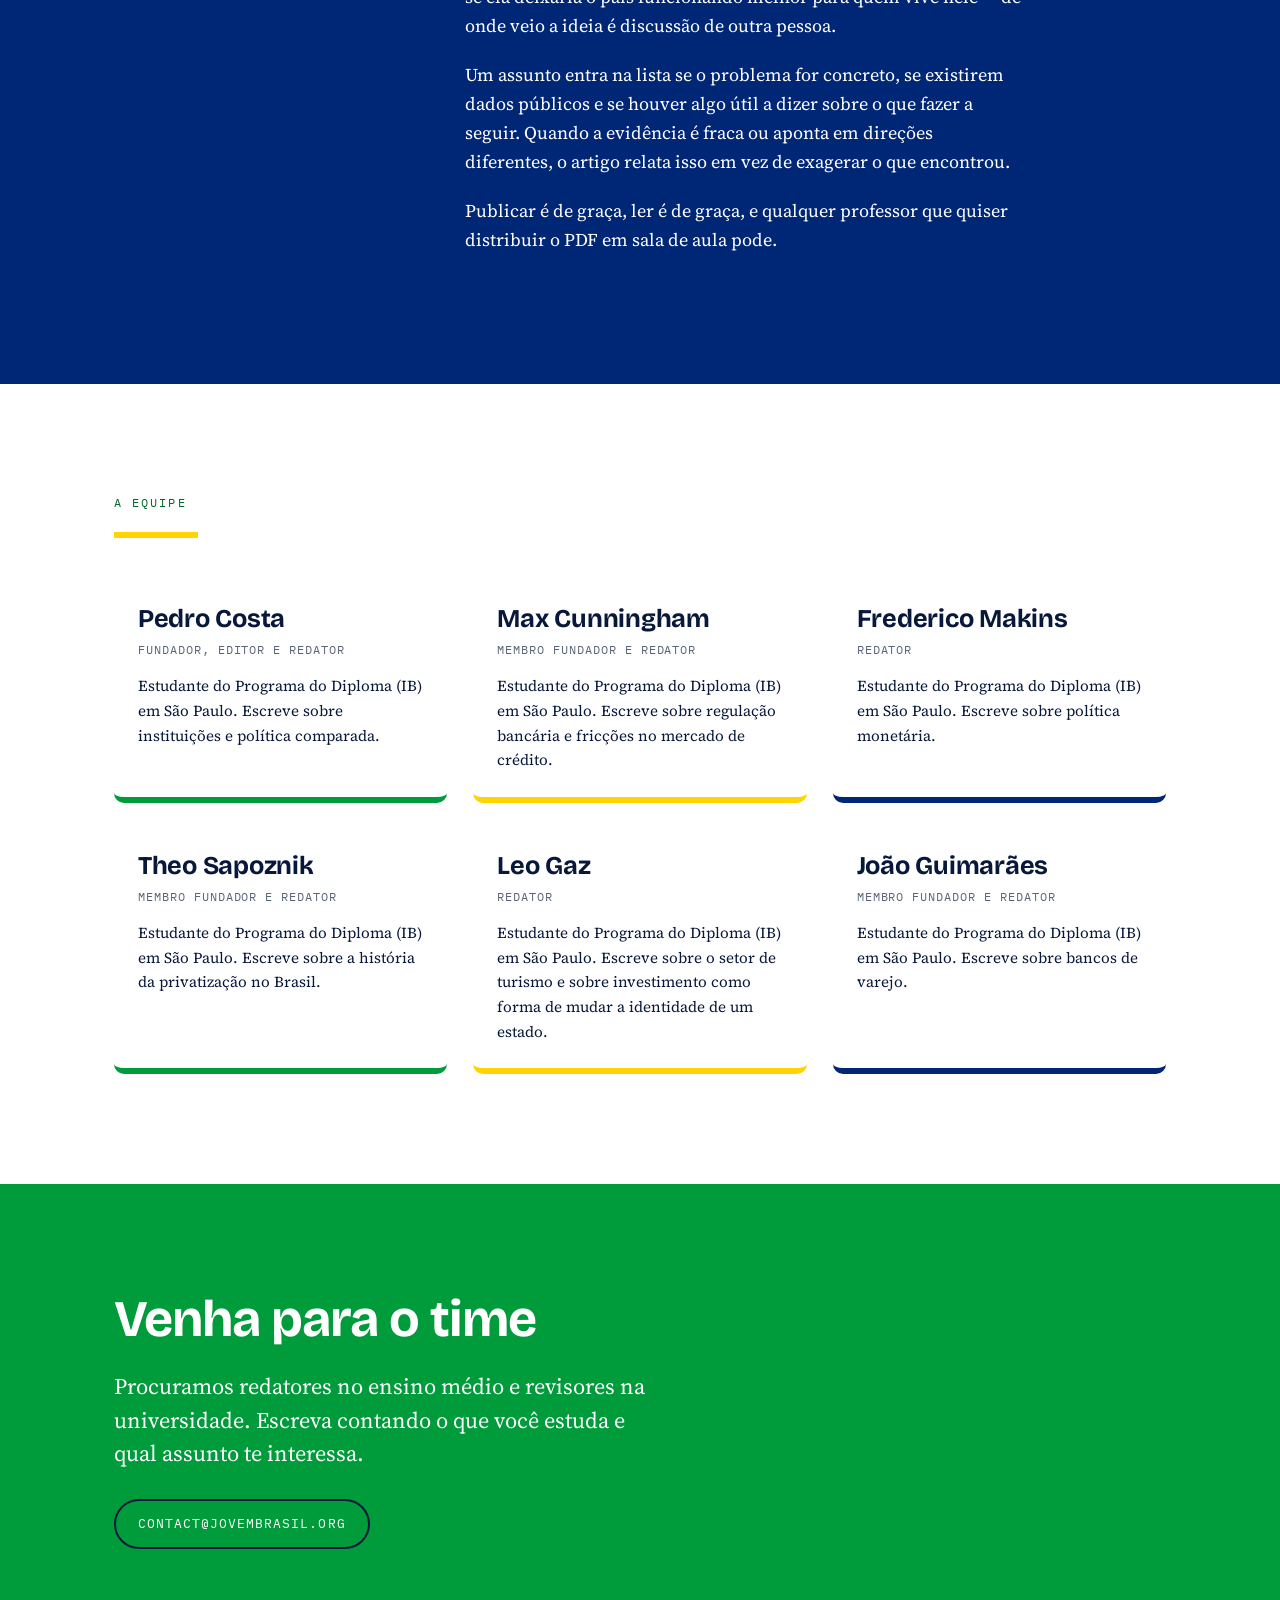
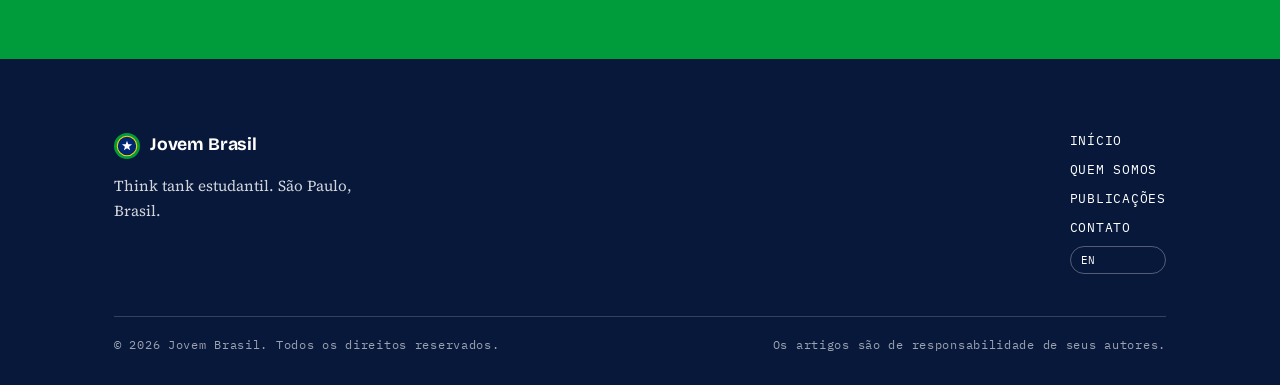
<file: pt/who-we-are.html>
<!DOCTYPE html>
<html lang="pt-BR">
<head>
<meta charset="utf-8">
<meta name="viewport" content="width=device-width, initial-scale=1">
<title>Quem somos — Jovem Brasil</title>
  <link rel="icon" href="../favicon.svg" type="image/svg+xml">
<link rel="apple-touch-icon" href="../apple-touch-icon.png">
<meta name="description" content="Quem faz a Jovem Brasil e por que o projeto existe.">
<link rel="preconnect" href="https://fonts.googleapis.com">
<link rel="preconnect" href="https://fonts.gstatic.com" crossorigin>
<link href="https://fonts.googleapis.com/css2?family=Bricolage+Grotesque:opsz,wdth,wght@12..96,75..100,400..800&family=IBM+Plex+Mono:wght@400;500&family=Source+Serif+4:ital,opsz,wght@0,8..60,300..700;1,8..60,400&display=swap" rel="stylesheet">
<link rel="stylesheet" href="../assets/styles.css">
</head>
<body>

<header class="topbar">
  <div class="wrap">
    <a class="brand" href="index.html">
      <svg class="lozenge" viewBox="0 0 40 40" aria-hidden="true">
        <circle cx="20" cy="20" r="20" fill="#009c3b"/>
        <circle cx="20" cy="20" r="15" fill="#002776"/>
        <circle cx="20" cy="20" r="15" fill="none" stroke="#ffd400" stroke-width="1.6"/>
        <path d="M 0.0,-10.0 L 2.41,-3.32 L 9.51,-3.09 L 3.9,1.27 L 5.88,8.09 L 0.0,4.1 L -5.88,8.09 L -3.9,1.27 L -9.51,-3.09 L -2.41,-3.32 Z" fill="#ffffff" transform="translate(20,20) scale(0.82)"/>
      </svg>
      Jovem Brasil
    </a>
    <nav class="menu">
      <a href="index.html">Início</a>
      <a href="who-we-are.html" aria-current="page">Quem somos</a>
      <a href="publications.html">Publicações</a>
      <a href="../who-we-are.html" class="lang-switch">EN</a>
    </nav>
  </div>
</header>

<main>

<section class="hero" style="padding-bottom:0">
  <div class="wrap" style="display:block">
    <h1 style="max-width:14ch">Quem somos</h1>
    <p class="lead" style="max-width:52ch">Estudantes do ensino médio e da graduação trabalhando com reforma institucional no Brasil, nas regras e nos órgãos que ainda vão estar no comando do país quando formos nós a viver sob eles.</p>
  </div>
</section>

<section class="band">
  <div class="wrap split">
    <div class="reveal">
      <span class="eyebrow">Por que existimos</span>
      <hr class="rule">
    </div>
    <div class="reveal" style="--d:.1s">
      <p>Um relatório do IPEA ou uma nota técnica do Tesouro podem decidir como milhões de pessoas vivem, e são lidos por algumas centenas. Entre o que circula numa escola e o que circula numa universidade existe um vão enorme, e é nesse vão que a Jovem Brasil trabalha.</p>
      <p>Começamos de uma pergunta simples: será que estudantes da nossa idade conseguem escrever sobre reforma institucional a ponto de um universitário da área levar o texto a sério? A resposta depende inteiramente da revisão. Nada sai daqui sem passar por alguém que estuda o assunto há mais tempo do que quem escreveu.</p>
      <p>A revisão aqui não é formalidade. Um revisor devolve as afirmações que a fonte não sustenta de fato, os números tirados de um press release em vez da série original, a conclusão que corre na frente da evidência que a embasa. Os rascunhos passam por quantas rodadas forem precisas, e um artigo que não se sustenta simplesmente não é publicado.</p>
    </div>
  </div>
</section>

<section class="band blue">
  <div class="wrap split">
    <div class="reveal">
      <span class="eyebrow">Como trabalhamos</span>
      <hr class="rule">
    </div>
    <div class="reveal" style="--d:.1s">
      <p class="lead">Artigos de 1.500 a 2.500 palavras, com uma fonte por trás de cada afirmação que precisa de uma, e os dados usados sempre indicados para quem quiser conferir.</p>
      <p>Não defendemos partido nenhum e não vamos passar a defender. Nada sai sob esse nome para argumentar a favor de um partido, um candidato ou um governo, seja qual for a opinião de cada um de nós em particular. O único critério que uma proposta precisa atender é se ela deixaria o país funcionando melhor para quem vive nele — de onde veio a ideia é discussão de outra pessoa.</p>
      <p>Um assunto entra na lista se o problema for concreto, se existirem dados públicos e se houver algo útil a dizer sobre o que fazer a seguir. Quando a evidência é fraca ou aponta em direções diferentes, o artigo relata isso em vez de exagerar o que encontrou.</p>
      <p>Publicar é de graça, ler é de graça, e qualquer professor que quiser distribuir o PDF em sala de aula pode.</p>
    </div>
  </div>
</section>

<section class="band white">
  <div class="wrap">
    <div class="reveal">
      <span class="eyebrow">A equipe</span>
      <hr class="rule">
    </div>

    <!-- Para adicionar alguém, copie um bloco <article class="person"> inteiro. -->
    <div class="team reveal" style="--d:.1s">
      <article class="person">
        <h3>Pedro Costa</h3>
        <span class="role">Fundador, editor e redator</span>
        <p>Estudante do Programa do Diploma (IB) em São Paulo. Escreve sobre instituições e política comparada.</p>
      </article>
      <article class="person">
        <h3>Max Cunningham</h3>
        <span class="role">Membro fundador e redator</span>
        <p>Estudante do Programa do Diploma (IB) em São Paulo. Escreve sobre regulação bancária e fricções no mercado de crédito.</p>
      </article>
      <article class="person">
        <h3>Frederico Makins</h3>
        <span class="role">Redator</span>
        <p>Estudante do Programa do Diploma (IB) em São Paulo. Escreve sobre política monetária.</p>
      </article>
      <article class="person">
        <h3>Theo Sapoznik</h3>
        <span class="role">Membro fundador e redator</span>
        <p>Estudante do Programa do Diploma (IB) em São Paulo. Escreve sobre a história da privatização no Brasil.</p>
      </article>
      <article class="person">
        <h3>Leo Gaz</h3>
        <span class="role">Redator</span>
        <p>Estudante do Programa do Diploma (IB) em São Paulo. Escreve sobre o setor de turismo e sobre investimento como forma de mudar a identidade de um estado.</p>
      </article>
      <article class="person">
        <h3>João Guimarães</h3>
        <span class="role">Membro fundador e redator</span>
        <p>Estudante do Programa do Diploma (IB) em São Paulo. Escreve sobre bancos de varejo.</p>
      </article>
    </div>
  </div>
</section>

<section class="band green">
  <div class="wrap">
    <div class="reveal" style="max-width:60ch">
      <h2>Venha para o time</h2>
      <p class="lead">Procuramos redatores no ensino médio e revisores na universidade. Escreva contando o que você estuda e qual assunto te interessa.</p>
      <div class="actions">
        <a class="button ghost" href="mailto:contact@jovembrasil.org">contact@jovembrasil.org</a>
      </div>
    </div>
  </div>
</section>

</main>

<footer class="site-footer">
  <div class="wrap">
    <div class="footer-grid">
      <div style="max-width:34ch">
        <a class="brand" href="index.html" style="color:#fff">
          <svg class="lozenge" viewBox="0 0 40 40" aria-hidden="true">
        <circle cx="20" cy="20" r="20" fill="#009c3b"/>
        <circle cx="20" cy="20" r="15" fill="#002776"/>
        <circle cx="20" cy="20" r="15" fill="none" stroke="#ffd400" stroke-width="1.6"/>
        <path d="M 0.0,-10.0 L 2.41,-3.32 L 9.51,-3.09 L 3.9,1.27 L 5.88,8.09 L 0.0,4.1 L -5.88,8.09 L -3.9,1.27 L -9.51,-3.09 L -2.41,-3.32 Z" fill="#ffffff" transform="translate(20,20) scale(0.82)"/>
      </svg>
          Jovem Brasil
        </a>
        <p style="margin-top:14px">Think tank estudantil. São Paulo, Brasil.</p>
      </div>
      <nav>
        <a href="index.html">Início</a>
        <a href="who-we-are.html">Quem somos</a>
        <a href="publications.html">Publicações</a>
        <a href="mailto:contact@jovembrasil.org">Contato</a>
        <a href="../who-we-are.html" class="lang-switch">EN</a>
      </nav>
    </div>
    <div class="rights">
      <span>© 2026 Jovem Brasil. Todos os direitos reservados.</span>
      <span>Os artigos são de responsabilidade de seus autores.</span>
    </div>
  </div>
</footer>

<script src="../assets/lang-gate.js"></script>
<script src="../assets/site.js"></script>
</body>
</html>
</file>
<file: assets/styles.css>
/* Jovem Brasil — stylesheet */

:root {
  --blue: #002776;
  --blue-bright: #0b47b8;
  --green: #009c3b;
  --green-dark: #00682a;
  --yellow: #ffd400;
  --paper: #f1f4ef;
  --white: #ffffff;
  --ink: #08183a;
  --grey: #5a6478;

  --display: "Bricolage Grotesque", "Archivo", system-ui, sans-serif;
  --body: "Source Serif 4", Georgia, serif;
  --util: "IBM Plex Mono", ui-monospace, monospace;

  --max: 1180px;
  --gut: clamp(20px, 5vw, 64px);
}

* { box-sizing: border-box; }

html { scroll-behavior: smooth; }

body {
  margin: 0;
  background: var(--paper);
  color: var(--ink);
  font-family: var(--body);
  font-size: 18px;
  line-height: 1.62;
  -webkit-font-smoothing: antialiased;
}

img, svg { max-width: 100%; }

a { color: var(--blue); text-decoration-thickness: 1px; text-underline-offset: 3px; }
a:hover { color: var(--green-dark); }

:focus-visible { outline: 3px solid var(--blue-bright); outline-offset: 3px; }

.wrap { max-width: var(--max); margin: 0 auto; padding-inline: var(--gut); }

/* ---------- type ---------- */

h1, h2, h3 {
  font-family: var(--display);
  font-weight: 700;
  line-height: 0.98;
  letter-spacing: -0.02em;
  margin: 0 0 0.5em;
  font-variation-settings: "wdth" 110, "opsz" 32;
}

h1 { font-size: clamp(3rem, 10vw, 6.4rem); }
h2 { font-size: clamp(2rem, 5vw, 3.2rem); }
h3 { font-size: clamp(1.25rem, 2.4vw, 1.6rem); letter-spacing: -0.01em; }

p { margin: 0 0 1.1em; max-width: 62ch; }

.eyebrow {
  font-family: var(--util);
  font-size: 0.72rem;
  letter-spacing: 0.18em;
  text-transform: uppercase;
  color: var(--green-dark);
  display: block;
  margin-bottom: 1.2rem;
}

.lead { font-size: clamp(1.15rem, 2.2vw, 1.4rem); line-height: 1.5; }

/* ---------- header ---------- */

header.topbar {
  position: sticky;
  top: 0;
  z-index: 50;
  background: rgba(241, 244, 239, 0.88);
  backdrop-filter: blur(10px);
  border-bottom: 1px solid rgba(8, 24, 58, 0.1);
}

.topbar .wrap {
  display: flex;
  align-items: center;
  justify-content: space-between;
  gap: 20px;
  min-height: 68px;
}

.brand {
  display: flex;
  align-items: center;
  gap: 10px;
  font-family: var(--display);
  font-weight: 700;
  font-size: 1.1rem;
  letter-spacing: -0.01em;
  color: var(--ink);
  text-decoration: none;
}
.brand:hover { color: var(--blue); }
.brand .lozenge { width: 26px; height: 26px; flex: none; }

nav.menu {
  display: flex;
  gap: clamp(14px, 3vw, 34px);
  font-family: var(--util);
  font-size: 0.78rem;
  letter-spacing: 0.1em;
  text-transform: uppercase;
}
nav.menu a { color: var(--ink); text-decoration: none; padding: 6px 0; border-bottom: 2px solid transparent; }
nav.menu a:hover, nav.menu a[aria-current="page"] { border-bottom-color: var(--yellow); color: var(--blue); }

/* ---------- hero ---------- */

.hero { padding: clamp(48px, 9vw, 104px) 0 clamp(56px, 8vw, 96px); position: relative; overflow: hidden; }

.hero .wrap {
  display: grid;
  grid-template-columns: 1.05fr 0.95fr;
  gap: clamp(28px, 5vw, 60px);
  align-items: center;
}

.hero h1 span { display: block; }
.hero h1 .b { color: var(--green); }
.hero .pitch { max-width: 46ch; }

.actions { display: flex; flex-wrap: wrap; gap: 12px; margin-top: 28px; }

.button {
  font-family: var(--util);
  font-size: 0.8rem;
  letter-spacing: 0.08em;
  text-transform: uppercase;
  padding: 13px 22px;
  border-radius: 100px;
  border: 2px solid var(--ink);
  background: var(--ink);
  color: var(--paper);
  text-decoration: none;
  cursor: pointer;
  transition: transform 0.18s ease, background 0.18s ease, color 0.18s ease;
}
.button:hover { transform: translateY(-2px); background: var(--green); border-color: var(--green); color: #fff; }
.button.ghost { background: transparent; color: var(--ink); }
.button.ghost:hover { background: var(--yellow); border-color: var(--yellow); color: var(--ink); }

/* ---------- sphere (signature element) ---------- */

.sphere { position: relative; }
.sphere svg { display: block; width: 100%; height: auto; }
.star { animation: twinkle 4s ease-in-out infinite; }
.star:nth-child(3n) { animation-delay: 1.3s; }
.star:nth-child(4n) { animation-delay: 2.6s; }
@keyframes twinkle { 0%, 100% { opacity: 1; } 50% { opacity: 0.72; } }

/* ---------- bands ---------- */

.band { padding: clamp(56px, 9vw, 110px) 0; }
.band.green { background: var(--green); color: #fff; }
.band.green .eyebrow { color: var(--yellow); }
.band.green a { color: #fff; }
.band.blue { background: var(--blue); color: #fff; }
.band.blue .eyebrow { color: var(--yellow); }
.band.white { background: var(--white); }

.split {
  display: grid;
  grid-template-columns: minmax(0, 0.58fr) minmax(0, 1.42fr);
  gap: clamp(24px, 5vw, 72px);
  align-items: start;
}
.split > :first-child { position: sticky; top: 96px; }

.rule { height: 6px; background: var(--yellow); border: 0; margin: 0 0 clamp(28px, 4vw, 44px); width: 84px; }

/* numbered because the order is real: write, review, publish */
.steps { list-style: none; margin: 0; padding: 0; display: grid; gap: 28px; }
.step {
  display: grid;
  grid-template-columns: 58px 1fr;
  gap: 18px;
  align-items: start;
  border-top: 1px solid rgba(255, 255, 255, 0.28);
  padding-top: 20px;
}
.band.white .step { border-top-color: rgba(8, 24, 58, 0.14); }
.step .n { font-family: var(--display); font-size: 2.1rem; line-height: 1; color: var(--yellow); font-variation-settings: "wdth" 75; }
.step p { margin: 0; }
.step h3 { margin-bottom: 0.3em; }

/* ---------- publications ---------- */

.topics { display: flex; flex-wrap: wrap; gap: 10px; margin-bottom: clamp(30px, 5vw, 48px); }
.topic {
  font-family: var(--util);
  font-size: 0.78rem;
  letter-spacing: 0.06em;
  padding: 11px 18px;
  border-radius: 100px;
  border: 2px solid rgba(8, 24, 58, 0.18);
  background: transparent;
  color: var(--ink);
  cursor: pointer;
  transition: background 0.16s ease, border-color 0.16s ease, transform 0.16s ease;
}
.topic:hover { transform: translateY(-2px); border-color: var(--green); }
.topic[aria-pressed="true"] { background: var(--blue); border-color: var(--blue); color: #fff; }
.topic .count { opacity: 0.6; margin-left: 7px; }

.list { display: grid; gap: 0; border-top: 1px solid rgba(8, 24, 58, 0.14); }

.paper {
  display: grid;
  grid-template-columns: 1fr auto;
  gap: 18px;
  align-items: center;
  padding: 26px 0;
  border-bottom: 1px solid rgba(8, 24, 58, 0.14);
}
.paper .preview[hidden] { display: none; }
.paper .preview {
  grid-column: 1 / -1;
  display: grid;
  grid-template-columns: minmax(0, 1.35fr) minmax(0, 1fr);
  gap: 22px;
  align-items: start;
  margin-top: 8px;
}
.paper .viewer {
  border: 1px solid rgba(8, 24, 58, 0.16);
  border-radius: 8px;
  overflow: hidden;
  background: var(--white);
  height: 460px;
}
.paper .viewer.missing { display: grid; place-items: center; padding: 28px; text-align: center; }
.paper .viewer.missing p { font-size: 0.92rem; color: var(--grey); margin: 0; max-width: 34ch; }
.paper .viewer.missing code { font-family: var(--util); font-size: 0.86em; background: rgba(8,24,58,.07); padding: 2px 6px; border-radius: 4px; word-break: break-all; }
.paper .viewer object, .paper .viewer iframe { width: 100%; height: 100%; border: 0; display: block; }
.paper .aside { display: grid; gap: 16px; justify-items: start; }
.paper .preview.plain { grid-template-columns: 1fr; }
.paper .fallback { font-family: var(--util); font-size: 0.74rem; color: var(--grey); margin: 0; }

.paper .note {
  margin: 0;
  padding: 16px 20px;
  background: var(--white);
  border-left: 4px solid var(--yellow);
  border-radius: 0 8px 8px 0;
  font-size: 0.96rem;
  line-height: 1.55;
  color: var(--ink);
  max-width: 72ch;
}
.paper h3 { margin: 0 0 6px; }
.paper .meta { font-family: var(--util); font-size: 0.78rem; color: var(--grey); letter-spacing: 0.02em; }
.paper .tag {
  display: inline-block;
  font-family: var(--util);
  font-size: 0.68rem;
  letter-spacing: 0.1em;
  text-transform: uppercase;
  background: var(--yellow);
  color: var(--ink);
  padding: 4px 10px;
  border-radius: 100px;
  margin-bottom: 10px;
}

.empty {
  padding: clamp(40px, 7vw, 72px) clamp(24px, 5vw, 56px);
  background: var(--white);
  border: 2px dashed rgba(0, 39, 118, 0.3);
  border-radius: 10px;
  text-align: center;
}
.empty h3 { margin-bottom: 0.4em; }
.empty p { margin-inline: auto; }

/* ---------- team ---------- */

.team { display: grid; grid-template-columns: repeat(auto-fit, minmax(290px, 1fr)); gap: 26px; margin-top: 10px; }
.person { background: var(--white); border-radius: 10px; padding: 24px; border-bottom: 6px solid var(--green); }
.person:nth-child(3n+2) { border-bottom-color: var(--yellow); }
.person:nth-child(3n+3) { border-bottom-color: var(--blue); }
.person h3 { margin-bottom: 2px; }
.person .role { font-family: var(--util); font-size: 0.75rem; letter-spacing: 0.08em; text-transform: uppercase; color: var(--grey); }
.person p { font-size: 0.95rem; margin: 12px 0 0; }

/* ---------- footer ---------- */

footer.site-footer { background: var(--ink); color: rgba(255, 255, 255, 0.82); padding: clamp(44px, 6vw, 72px) 0 30px; font-size: 0.95rem; }
footer.site-footer a { color: #fff; }
.footer-grid { display: flex; flex-wrap: wrap; gap: 30px; justify-content: space-between; align-items: flex-start; }
.footer-grid nav { display: grid; gap: 8px; font-family: var(--util); font-size: 0.8rem; letter-spacing: 0.06em; text-transform: uppercase; }
.footer-grid nav a { text-decoration: none; }
.footer-grid nav a:hover { color: var(--yellow); }
.rights {
  margin-top: 42px;
  padding-top: 18px;
  border-top: 1px solid rgba(255, 255, 255, 0.18);
  font-family: var(--util);
  font-size: 0.74rem;
  letter-spacing: 0.06em;
  color: rgba(255, 255, 255, 0.6);
  display: flex;
  flex-wrap: wrap;
  gap: 10px;
  justify-content: space-between;
}

/* ---------- scroll animation ---------- */

.reveal {
  opacity: 0;
  transform: translateY(22px);
  transition: opacity 0.75s cubic-bezier(0.2, 0.7, 0.2, 1), transform 0.75s cubic-bezier(0.2, 0.7, 0.2, 1);
  transition-delay: var(--d, 0s);
}
.reveal.in { opacity: 1; transform: none; }

@media (prefers-reduced-motion: reduce) {
  html { scroll-behavior: auto; }
  .reveal { opacity: 1; transform: none; transition: none; }
  .star { animation: none; }
  * { animation-duration: 0.001ms !important; transition-duration: 0.001ms !important; }
}

/* ---------- responsive ---------- */

@media (max-width: 900px) {
  .hero .wrap { grid-template-columns: 1fr; }
  .sphere { max-width: 400px; margin-inline: auto; order: -1; }
  .split { grid-template-columns: 1fr; }
  .split > :first-child { position: static; }
  .paper { grid-template-columns: 1fr; align-items: start; }
  .paper .preview { grid-template-columns: 1fr; }
  .paper .viewer { height: 340px; }
}

@media (max-width: 620px) {
  body { font-size: 17px; }
  .topic { font-size: 0.72rem; padding: 10px 14px; }
  .topbar .wrap { flex-wrap: wrap; min-height: 0; padding-block: 12px; gap: 8px; }
  nav.menu { gap: 16px; }
}

/* ---------- language gate + switch ---------- */

.lang-switch {
  font-family: var(--util) !important;
  font-size: 0.7rem !important;
  padding: 4px 10px;
  border: 1.5px solid rgba(8, 24, 58, 0.25);
  border-radius: 100px;
}
footer.site-footer .lang-switch { border-color: rgba(255, 255, 255, 0.3); }

.lang-gate {
  position: fixed;
  inset: 0;
  z-index: 999;
  display: grid;
  place-items: center;
  background: rgba(8, 24, 58, 0.92);
  backdrop-filter: blur(6px);
  padding: var(--gut);
  animation: langGateIn 0.25s ease;
}
@keyframes langGateIn { from { opacity: 0; } to { opacity: 1; } }

.lang-gate-card {
  background: var(--paper);
  border-radius: 14px;
  padding: clamp(32px, 6vw, 56px);
  text-align: center;
  max-width: 420px;
  width: 100%;
}
.lang-gate-mark { width: 56px; height: 56px; margin-bottom: 20px; }
.lang-gate-prompt {
  font-family: var(--body);
  font-size: 1.1rem;
  color: var(--ink);
  margin: 0 0 26px;
}
.lang-gate-buttons { display: flex; flex-wrap: wrap; gap: 12px; justify-content: center; }

@media (prefers-reduced-motion: reduce) {
  .lang-gate { animation: none; }
}
</file>
<file: jovem-brasil/assets/styles.css>
/* Jovem Brasil — stylesheet */

:root {
  --blue: #002776;
  --blue-bright: #0b47b8;
  --green: #009c3b;
  --green-dark: #00682a;
  --yellow: #ffd400;
  --paper: #f1f4ef;
  --white: #ffffff;
  --ink: #08183a;
  --grey: #5a6478;

  --display: "Bricolage Grotesque", "Archivo", system-ui, sans-serif;
  --body: "Source Serif 4", Georgia, serif;
  --util: "IBM Plex Mono", ui-monospace, monospace;

  --max: 1180px;
  --gut: clamp(20px, 5vw, 64px);
}

* { box-sizing: border-box; }

html { scroll-behavior: smooth; }

body {
  margin: 0;
  background: var(--paper);
  color: var(--ink);
  font-family: var(--body);
  font-size: 18px;
  line-height: 1.62;
  -webkit-font-smoothing: antialiased;
}

img, svg { max-width: 100%; }

a { color: var(--blue); text-decoration-thickness: 1px; text-underline-offset: 3px; }
a:hover { color: var(--green-dark); }

:focus-visible { outline: 3px solid var(--blue-bright); outline-offset: 3px; }

.wrap { max-width: var(--max); margin: 0 auto; padding-inline: var(--gut); }

/* ---------- type ---------- */

h1, h2, h3 {
  font-family: var(--display);
  font-weight: 700;
  line-height: 0.98;
  letter-spacing: -0.02em;
  margin: 0 0 0.5em;
  font-variation-settings: "wdth" 110, "opsz" 32;
}

h1 { font-size: clamp(3rem, 10vw, 6.4rem); }
h2 { font-size: clamp(2rem, 5vw, 3.2rem); }
h3 { font-size: clamp(1.25rem, 2.4vw, 1.6rem); letter-spacing: -0.01em; }

p { margin: 0 0 1.1em; max-width: 62ch; }

.eyebrow {
  font-family: var(--util);
  font-size: 0.72rem;
  letter-spacing: 0.18em;
  text-transform: uppercase;
  color: var(--green-dark);
  display: block;
  margin-bottom: 1.2rem;
}

.lead { font-size: clamp(1.15rem, 2.2vw, 1.4rem); line-height: 1.5; }

/* ---------- header ---------- */

header.topbar {
  position: sticky;
  top: 0;
  z-index: 50;
  background: rgba(241, 244, 239, 0.88);
  backdrop-filter: blur(10px);
  border-bottom: 1px solid rgba(8, 24, 58, 0.1);
}

.topbar .wrap {
  display: flex;
  align-items: center;
  justify-content: space-between;
  gap: 20px;
  min-height: 68px;
}

.brand {
  display: flex;
  align-items: center;
  gap: 10px;
  font-family: var(--display);
  font-weight: 700;
  font-size: 1.1rem;
  letter-spacing: -0.01em;
  color: var(--ink);
  text-decoration: none;
}
.brand:hover { color: var(--blue); }
.brand .lozenge { width: 26px; height: 26px; flex: none; }

nav.menu {
  display: flex;
  gap: clamp(14px, 3vw, 34px);
  font-family: var(--util);
  font-size: 0.78rem;
  letter-spacing: 0.1em;
  text-transform: uppercase;
}
nav.menu a { color: var(--ink); text-decoration: none; padding: 6px 0; border-bottom: 2px solid transparent; }
nav.menu a:hover, nav.menu a[aria-current="page"] { border-bottom-color: var(--yellow); color: var(--blue); }

/* ---------- hero ---------- */

.hero { padding: clamp(48px, 9vw, 104px) 0 clamp(56px, 8vw, 96px); position: relative; overflow: hidden; }

.hero .wrap {
  display: grid;
  grid-template-columns: 1.05fr 0.95fr;
  gap: clamp(28px, 5vw, 60px);
  align-items: center;
}

.hero h1 span { display: block; }
.hero h1 .b { color: var(--green); }
.hero .pitch { max-width: 46ch; }

.actions { display: flex; flex-wrap: wrap; gap: 12px; margin-top: 28px; }

.button {
  font-family: var(--util);
  font-size: 0.8rem;
  letter-spacing: 0.08em;
  text-transform: uppercase;
  padding: 13px 22px;
  border-radius: 100px;
  border: 2px solid var(--ink);
  background: var(--ink);
  color: var(--paper);
  text-decoration: none;
  cursor: pointer;
  transition: transform 0.18s ease, background 0.18s ease, color 0.18s ease;
}
.button:hover { transform: translateY(-2px); background: var(--green); border-color: var(--green); color: #fff; }
.button.ghost { background: transparent; color: var(--ink); }
.button.ghost:hover { background: var(--yellow); border-color: var(--yellow); color: var(--ink); }

/* ---------- sphere (signature element) ---------- */

.sphere { position: relative; }
.sphere svg { display: block; width: 100%; height: auto; }
.star { animation: twinkle 4s ease-in-out infinite; }
.star:nth-child(3n) { animation-delay: 1.3s; }
.star:nth-child(4n) { animation-delay: 2.6s; }
@keyframes twinkle { 0%, 100% { opacity: 1; } 50% { opacity: 0.72; } }

/* ---------- bands ---------- */

.band { padding: clamp(56px, 9vw, 110px) 0; }
.band.green { background: var(--green); color: #fff; }
.band.green .eyebrow { color: var(--yellow); }
.band.green a { color: #fff; }
.band.blue { background: var(--blue); color: #fff; }
.band.blue .eyebrow { color: var(--yellow); }
.band.white { background: var(--white); }

.split {
  display: grid;
  grid-template-columns: minmax(0, 0.58fr) minmax(0, 1.42fr);
  gap: clamp(24px, 5vw, 72px);
  align-items: start;
}
.split > :first-child { position: sticky; top: 96px; }

.rule { height: 6px; background: var(--yellow); border: 0; margin: 0 0 clamp(28px, 4vw, 44px); width: 84px; }

/* numbered because the order is real: write, review, publish */
.steps { list-style: none; margin: 0; padding: 0; display: grid; gap: 28px; }
.step {
  display: grid;
  grid-template-columns: 58px 1fr;
  gap: 18px;
  align-items: start;
  border-top: 1px solid rgba(255, 255, 255, 0.28);
  padding-top: 20px;
}
.band.white .step { border-top-color: rgba(8, 24, 58, 0.14); }
.step .n { font-family: var(--display); font-size: 2.1rem; line-height: 1; color: var(--yellow); font-variation-settings: "wdth" 75; }
.step p { margin: 0; }
.step h3 { margin-bottom: 0.3em; }

/* ---------- publications ---------- */

.topics { display: flex; flex-wrap: wrap; gap: 10px; margin-bottom: clamp(30px, 5vw, 48px); }
.topic {
  font-family: var(--util);
  font-size: 0.78rem;
  letter-spacing: 0.06em;
  padding: 11px 18px;
  border-radius: 100px;
  border: 2px solid rgba(8, 24, 58, 0.18);
  background: transparent;
  color: var(--ink);
  cursor: pointer;
  transition: background 0.16s ease, border-color 0.16s ease, transform 0.16s ease;
}
.topic:hover { transform: translateY(-2px); border-color: var(--green); }
.topic[aria-pressed="true"] { background: var(--blue); border-color: var(--blue); color: #fff; }
.topic .count { opacity: 0.6; margin-left: 7px; }

.list { display: grid; gap: 0; border-top: 1px solid rgba(8, 24, 58, 0.14); }

.paper {
  display: grid;
  grid-template-columns: 1fr auto;
  gap: 18px;
  align-items: center;
  padding: 26px 0;
  border-bottom: 1px solid rgba(8, 24, 58, 0.14);
}
.paper .preview[hidden] { display: none; }
.paper .preview {
  grid-column: 1 / -1;
  display: grid;
  grid-template-columns: minmax(0, 1.35fr) minmax(0, 1fr);
  gap: 22px;
  align-items: start;
  margin-top: 8px;
}
.paper .viewer {
  border: 1px solid rgba(8, 24, 58, 0.16);
  border-radius: 8px;
  overflow: hidden;
  background: var(--white);
  height: 460px;
}
.paper .viewer.missing { display: grid; place-items: center; padding: 28px; text-align: center; }
.paper .viewer.missing p { font-size: 0.92rem; color: var(--grey); margin: 0; max-width: 34ch; }
.paper .viewer.missing code { font-family: var(--util); font-size: 0.86em; background: rgba(8,24,58,.07); padding: 2px 6px; border-radius: 4px; word-break: break-all; }
.paper .viewer object, .paper .viewer iframe { width: 100%; height: 100%; border: 0; display: block; }
.paper .aside { display: grid; gap: 16px; justify-items: start; }
.paper .preview.plain { grid-template-columns: 1fr; }
.paper .fallback { font-family: var(--util); font-size: 0.74rem; color: var(--grey); margin: 0; }

.paper .note {
  margin: 0;
  padding: 16px 20px;
  background: var(--white);
  border-left: 4px solid var(--yellow);
  border-radius: 0 8px 8px 0;
  font-size: 0.96rem;
  line-height: 1.55;
  color: var(--ink);
  max-width: 72ch;
}
.paper h3 { margin: 0 0 6px; }
.paper .meta { font-family: var(--util); font-size: 0.78rem; color: var(--grey); letter-spacing: 0.02em; }
.paper .tag {
  display: inline-block;
  font-family: var(--util);
  font-size: 0.68rem;
  letter-spacing: 0.1em;
  text-transform: uppercase;
  background: var(--yellow);
  color: var(--ink);
  padding: 4px 10px;
  border-radius: 100px;
  margin-bottom: 10px;
}

.empty {
  padding: clamp(40px, 7vw, 72px) clamp(24px, 5vw, 56px);
  background: var(--white);
  border: 2px dashed rgba(0, 39, 118, 0.3);
  border-radius: 10px;
  text-align: center;
}
.empty h3 { margin-bottom: 0.4em; }
.empty p { margin-inline: auto; }

/* ---------- team ---------- */

.team { display: grid; grid-template-columns: repeat(auto-fit, minmax(290px, 1fr)); gap: 26px; margin-top: 10px; }
.person { background: var(--white); border-radius: 10px; padding: 24px; border-bottom: 6px solid var(--green); }
.person:nth-child(3n+2) { border-bottom-color: var(--yellow); }
.person:nth-child(3n+3) { border-bottom-color: var(--blue); }
.person h3 { margin-bottom: 2px; }
.person .role { font-family: var(--util); font-size: 0.75rem; letter-spacing: 0.08em; text-transform: uppercase; color: var(--grey); }
.person p { font-size: 0.95rem; margin: 12px 0 0; }

/* ---------- footer ---------- */

footer.site-footer { background: var(--ink); color: rgba(255, 255, 255, 0.82); padding: clamp(44px, 6vw, 72px) 0 30px; font-size: 0.95rem; }
footer.site-footer a { color: #fff; }
.footer-grid { display: flex; flex-wrap: wrap; gap: 30px; justify-content: space-between; align-items: flex-start; }
.footer-grid nav { display: grid; gap: 8px; font-family: var(--util); font-size: 0.8rem; letter-spacing: 0.06em; text-transform: uppercase; }
.footer-grid nav a { text-decoration: none; }
.footer-grid nav a:hover { color: var(--yellow); }
.rights {
  margin-top: 42px;
  padding-top: 18px;
  border-top: 1px solid rgba(255, 255, 255, 0.18);
  font-family: var(--util);
  font-size: 0.74rem;
  letter-spacing: 0.06em;
  color: rgba(255, 255, 255, 0.6);
  display: flex;
  flex-wrap: wrap;
  gap: 10px;
  justify-content: space-between;
}

/* ---------- scroll animation ---------- */

.reveal {
  opacity: 0;
  transform: translateY(22px);
  transition: opacity 0.75s cubic-bezier(0.2, 0.7, 0.2, 1), transform 0.75s cubic-bezier(0.2, 0.7, 0.2, 1);
  transition-delay: var(--d, 0s);
}
.reveal.in { opacity: 1; transform: none; }

@media (prefers-reduced-motion: reduce) {
  html { scroll-behavior: auto; }
  .reveal { opacity: 1; transform: none; transition: none; }
  .star { animation: none; }
  * { animation-duration: 0.001ms !important; transition-duration: 0.001ms !important; }
}

/* ---------- responsive ---------- */

@media (max-width: 900px) {
  .hero .wrap { grid-template-columns: 1fr; }
  .sphere { max-width: 400px; margin-inline: auto; order: -1; }
  .split { grid-template-columns: 1fr; }
  .split > :first-child { position: static; }
  .paper { grid-template-columns: 1fr; align-items: start; }
  .paper .preview { grid-template-columns: 1fr; }
  .paper .viewer { height: 340px; }
}

@media (max-width: 620px) {
  body { font-size: 17px; }
  .topic { font-size: 0.72rem; padding: 10px 14px; }
  .topbar .wrap { flex-wrap: wrap; min-height: 0; padding-block: 12px; gap: 8px; }
  nav.menu { gap: 16px; }
}
</file>
